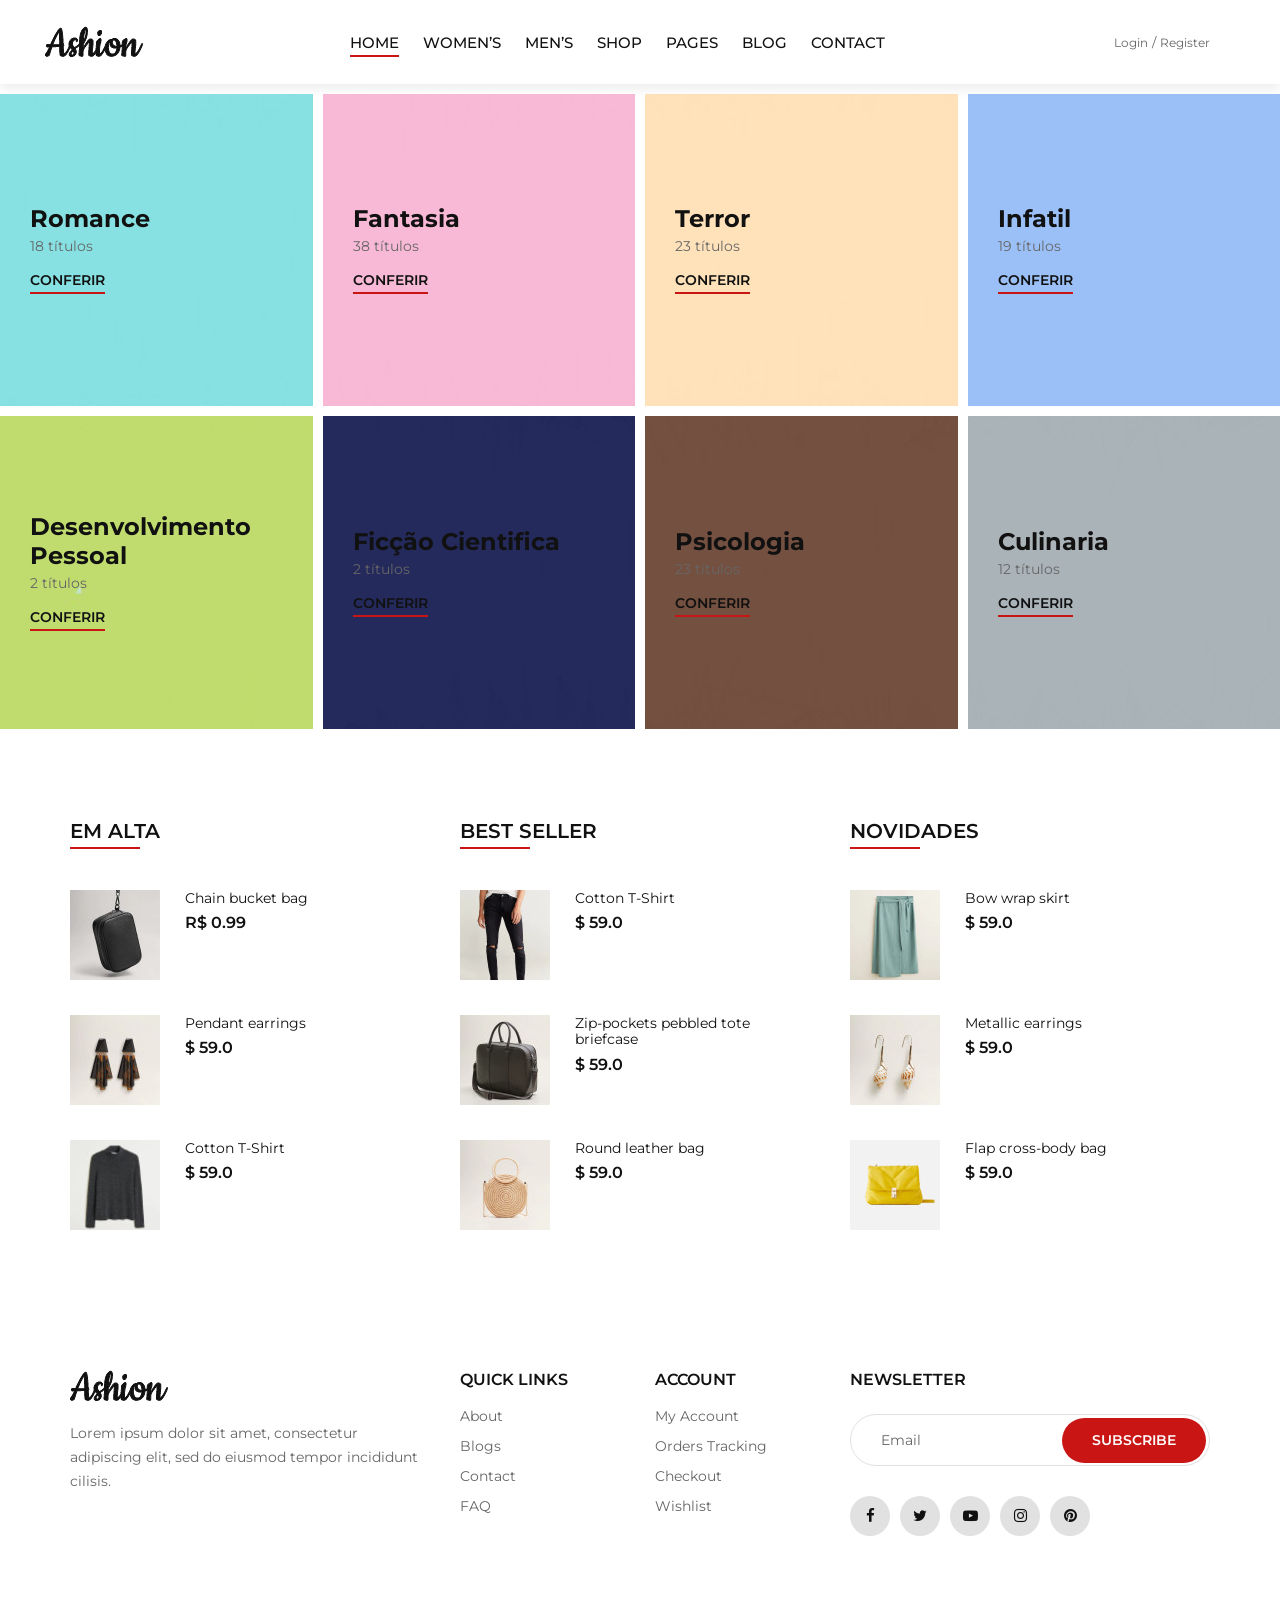
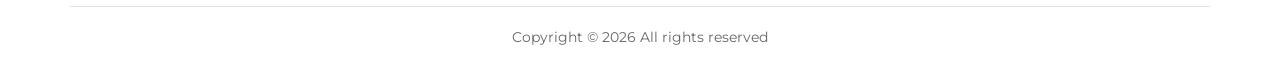
<file: index.html>
<!DOCTYPE html>
<html lang="pt-br">

<head>
    <meta charset="UTF-8">
    <meta name="description" content="Ashion Template">
    <meta name="keywords" content="Ashion, unica, creative, html">
    <meta name="viewport" content="width=device-width, initial-scale=1.0">
    <meta http-equiv="X-UA-Compatible" content="ie=edge">
    <title>Ashion | Template</title>

    <!-- Google Font -->
    <link href="https://fonts.googleapis.com/css2?family=Cookie&display=swap" rel="stylesheet">
    <link href="https://fonts.googleapis.com/css2?family=Montserrat:wght@400;500;600;700;800;900&display=swap"
        rel="stylesheet">

    <!-- Css Styles -->
    <link rel="stylesheet" href="css/bootstrap.min.css" type="text/css">
    <link rel="stylesheet" href="css/font-awesome.min.css" type="text/css">
    <link rel="stylesheet" href="css/elegant-icons.css" type="text/css">
    <link rel="stylesheet" href="css/jquery-ui.min.css" type="text/css">
    <link rel="stylesheet" href="css/magnific-popup.css" type="text/css">
    <link rel="stylesheet" href="css/owl.carousel.min.css" type="text/css">
    <link rel="stylesheet" href="css/slicknav.min.css" type="text/css">
    <link rel="stylesheet" href="css/style.css" type="text/css">
</head>

<body>
    <!-- Page Preloder -->
    <div id="preloder">
        <div class="loader"></div>
    </div>

    <!-- Offcanvas Menu Begin -->
    <div class="offcanvas-menu-overlay"></div>
    <div class="offcanvas-menu-wrapper">
        <div class="offcanvas__close">+</div>
        <ul class="offcanvas__widget">
            <li><span class="icon_search search-switch"></span></li>
            <li><a href="#"><span class="icon_heart_alt"></span>
                    <div class="tip">2</div>
                </a></li>
            <li><a href="#"><span class="icon_bag_alt"></span>
                    <div class="tip">2</div>
                </a></li>
        </ul>
        <div class="offcanvas__logo">
            <a href="./index.html"><img src="img/logo.png" alt=""></a>
        </div>
        <div id="mobile-menu-wrap"></div>
        <div class="offcanvas__auth">
            <a href="#">Login</a>
            <a href="#">Register</a>
        </div>
    </div>
    <!-- Offcanvas Menu End -->

    <!-- Header Section Begin -->
    <header class="header">
        <div class="container-fluid">
            <div class="row">
                <div class="col-xl-3 col-lg-2">
                    <div class="header__logo">
                        <a href="./index.html">
                            <img src="img/logo.png" alt="">
                        </a>
                    </div>
                </div>
                <div class="col-xl-6 col-lg-7">
                    <nav class="header__menu">
                        <ul>
                            <li class="active">
                                <a href="./index.html">
                                    Home
                                </a>
                            </li>
                            <li>
                                <a href="#">
                                    Women’s
                                </a>
                            </li>
                            <li>
                                <a href="#">
                                    Men’s
                                </a>
                            </li>
                            <li>
                                <a href="./shop.html">
                                    Shop
                                </a>
                            </li>
                            <li>
                                <a href="#">
                                    Pages
                                </a>
                                <ul class="dropdown">
                                    <li>
                                        <a href="./product-details.html">
                                            Product Details
                                        </a>
                                    </li>
                                    <li>
                                        <a href="./shop-cart.html">
                                            Shop Cart
                                        </a>
                                    </li>
                                    <li>
                                        <a href="./checkout.html">
                                            Checkout
                                        </a>
                                    </li>
                                    <li>
                                        <a href="./blog-details.html">
                                            Blog Details
                                        </a>
                                    </li>
                                </ul>
                            </li>
                            <li>
                                <a href="./blog.html">
                                    Blog
                                </a>
                            </li>
                            <li>
                                <a href="./contact.html">
                                    Contact
                                </a>
                            </li>
                        </ul>
                    </nav>
                </div>
                <div class="col-lg-3">
                    <div class="header__right">
                        <div class="header__right__auth">
                            <a href="#">Login</a>
                            <a href="#">Register</a>
                        </div>
                    </div>
                </div>
            </div>
            <div class="canvas__open">
                <i class="fa fa-bars"></i>
            </div>
        </div>
    </header>
    <!-- Header Section End -->

    <!-- Categories Section Begin -->
    <section class="categories">
        <div class="container-fluid">
            <div class="row">
                <div class="col-lg-3 col-md-6 col-sm-6 p-0">
                    <div class="categories__item set-bg" data-setbg="img/categories/grid1.jpeg">
                        <div class="categories__text">
                            <h4>Romance</h4>
                            <p>18 títulos</p>
                            <a href="shop.html">Conferir</a>
                        </div>
                    </div>
                </div>
                <div class="col-lg-3 col-md-6 col-sm-6 p-0">
                    <div class="categories__item set-bg" data-setbg="img/categories/grid2.jpeg">
                        <div class="categories__text">
                            <h4>Fantasia</h4>
                            <p>38 títulos</p>
                            <a href="shop.html">Conferir</a>
                        </div>
                    </div>
                </div>
                <div class="col-lg-3 col-md-6 col-sm-6 p-0">
                    <div class="categories__item set-bg" data-setbg="img/categories/grid3.jpeg">
                        <div class="categories__text">
                            <h4>Terror</h4>
                            <p>23 títulos</p>
                            <a href="shop.html">Conferir</a>
                        </div>
                    </div>
                </div>
                <div class="col-lg-3 col-md-6 col-sm-6 p-0">
                    <div class="categories__item set-bg" data-setbg="img/categories/grid4.jpeg">
                        <div class="categories__text">
                            <h4>Infatil</h4>
                            <p>19 títulos</p>
                            <a href="shop.html">Conferir</a>
                        </div>
                    </div>
                </div>
                <div class="col-lg-3 col-md-6 col-sm-6 p-0">
                    <div class="categories__item set-bg" data-setbg="img/categories/grid5.jpeg">
                        <div class="categories__text">
                            <h4>Desenvolvimento Pessoal</h4>
                            <p>2 títulos</p>
                            <a href="shop.html">Conferir</a>
                        </div>
                    </div>
                </div>
                <div class="col-lg-3 col-md-6 col-sm-6 p-0">
                    <div class="categories__item set-bg" data-setbg="img/categories/grid6.jpeg">
                        <div class="categories__text">
                            <h4>Ficção Cientifica</h4>
                            <p>2 títulos</p>
                            <a href="shop.html">Conferir</a>
                        </div>
                    </div>
                </div>
                <div class="col-lg-3 col-md-6 col-sm-6 p-0">
                    <div class="categories__item set-bg" data-setbg="img/categories/grid7.jpeg">
                        <div class="categories__text">
                            <h4>Psicologia</h4>
                            <p>23 títulos</p>
                            <a href="shop.html">Conferir</a>
                        </div>
                    </div>
                </div>
                <div class="col-lg-3 col-md-6 col-sm-6 p-0">
                    <div class="categories__item set-bg" data-setbg="img/categories/grid8.jpeg">
                        <div class="categories__text">
                            <h4>Culinaria</h4>
                            <p>12 títulos</p>
                            <a href="shop.html">Conferir</a>
                        </div>
                    </div>
                </div>
            </div>
        </div>
    </section>
    <!-- Categories Section End -->

    <!-- Trend Section Begin -->
    <section class="trend spad">
        <div class="container">
            <div class="row">
                <div class="col-lg-4 col-md-4 col-sm-6">
                    <div class="trend__content">
                        <div class="section-title">
                            <h4>Em alta</h4>
                        </div>
                        <div class="trend__item">
                            <div class="trend__item__pic">
                                <img src="img/trend/ht-1.jpg" alt="">
                            </div>
                            <div class="trend__item__text">
                                <h6>Chain bucket bag</h6>
                                <div class="product__price">R$ 0.99</div>
                            </div>
                        </div>
                        <div class="trend__item">
                            <div class="trend__item__pic">
                                <img src="img/trend/ht-2.jpg" alt="">
                            </div>
                            <div class="trend__item__text">
                                <h6>Pendant earrings</h6>
                                <div class="product__price">$ 59.0</div>
                            </div>
                        </div>
                        <div class="trend__item">
                            <div class="trend__item__pic">
                                <img src="img/trend/ht-3.jpg" alt="">
                            </div>
                            <div class="trend__item__text">
                                <h6>Cotton T-Shirt</h6>
                                <div class="product__price">$ 59.0</div>
                            </div>
                        </div>
                    </div>
                </div>
                <div class="col-lg-4 col-md-4 col-sm-6">
                    <div class="trend__content">
                        <div class="section-title">
                            <h4>Best seller</h4>
                        </div>
                        <div class="trend__item">
                            <div class="trend__item__pic">
                                <img src="img/trend/bs-1.jpg" alt="">
                            </div>
                            <div class="trend__item__text">
                                <h6>Cotton T-Shirt</h6>
                                <div class="product__price">$ 59.0</div>
                            </div>
                        </div>
                        <div class="trend__item">
                            <div class="trend__item__pic">
                                <img src="img/trend/bs-2.jpg" alt="">
                            </div>
                            <div class="trend__item__text">
                                <h6>Zip-pockets pebbled tote <br />briefcase</h6>
                                <div class="product__price">$ 59.0</div>
                            </div>
                        </div>
                        <div class="trend__item">
                            <div class="trend__item__pic">
                                <img src="img/trend/bs-3.jpg" alt="">
                            </div>
                            <div class="trend__item__text">
                                <h6>Round leather bag</h6>
                                <div class="product__price">$ 59.0</div>
                            </div>
                        </div>
                    </div>
                </div>
                <div class="col-lg-4 col-md-4 col-sm-6">
                    <div class="trend__content">
                        <div class="section-title">
                            <h4>Novidades</h4>
                        </div>
                        <div class="trend__item">
                            <div class="trend__item__pic">
                                <img src="img/trend/f-1.jpg" alt="">
                            </div>
                            <div class="trend__item__text">
                                <h6>Bow wrap skirt</h6>
                                <div class="product__price">$ 59.0</div>
                            </div>
                        </div>
                        <div class="trend__item">
                            <div class="trend__item__pic">
                                <img src="img/trend/f-2.jpg" alt="">
                            </div>
                            <div class="trend__item__text">
                                <h6>Metallic earrings</h6>
                                <div class="product__price">$ 59.0</div>
                            </div>
                        </div>
                        <div class="trend__item">
                            <div class="trend__item__pic">
                                <img src="img/trend/f-3.jpg" alt="">
                            </div>
                            <div class="trend__item__text">
                                <h6>Flap cross-body bag</h6>
                                <div class="product__price">$ 59.0</div>
                            </div>
                        </div>
                    </div>
                </div>
            </div>
        </div>
    </section>
    <!-- Trend Section End -->

    <!-- Footer Section Begin -->
    <footer class="footer">
        <div class="container">
            <div class="row">
                <div class="col-lg-4 col-md-6 col-sm-7">
                    <div class="footer__about">
                        <div class="footer__logo">
                            <a href="./index.html"><img src="img/logo.png" alt=""></a>
                        </div>
                        <p>Lorem ipsum dolor sit amet, consectetur adipiscing elit, sed do eiusmod tempor incididunt
                            cilisis.</p>
                    </div>
                </div>
                <div class="col-lg-2 col-md-3 col-sm-5">
                    <div class="footer__widget">
                        <h6>Quick links</h6>
                        <ul>
                            <li><a href="#">About</a></li>
                            <li><a href="#">Blogs</a></li>
                            <li><a href="#">Contact</a></li>
                            <li><a href="#">FAQ</a></li>
                        </ul>
                    </div>
                </div>
                <div class="col-lg-2 col-md-3 col-sm-4">
                    <div class="footer__widget">
                        <h6>Account</h6>
                        <ul>
                            <li><a href="#">My Account</a></li>
                            <li><a href="#">Orders Tracking</a></li>
                            <li><a href="#">Checkout</a></li>
                            <li><a href="#">Wishlist</a></li>
                        </ul>
                    </div>
                </div>
                <div class="col-lg-4 col-md-8 col-sm-8">
                    <div class="footer__newslatter">
                        <h6>NEWSLETTER</h6>
                        <form action="#">
                            <input type="text" placeholder="Email">
                            <button type="submit" class="site-btn">Subscribe</button>
                        </form>
                        <div class="footer__social">
                            <a href="#"><i class="fa fa-facebook"></i></a>
                            <a href="#"><i class="fa fa-twitter"></i></a>
                            <a href="#"><i class="fa fa-youtube-play"></i></a>
                            <a href="#"><i class="fa fa-instagram"></i></a>
                            <a href="#"><i class="fa fa-pinterest"></i></a>
                        </div>
                    </div>
                </div>
            </div>
            <div class="row">
                <div class="col-lg-12">
                    <!-- Link back to Colorlib can't be removed. Template is licensed under CC BY 3.0. -->
                    <div class="footer__copyright__text">
                        <p>Copyright &copy;
                            <script>document.write(new Date().getFullYear());</script> All rights reserved
                        </p>
                    </div>
                    <!-- Link back to Colorlib can't be removed. Template is licensed under CC BY 3.0. -->
                </div>
            </div>
        </div>
    </footer>
    <!-- Footer Section End -->

    <!-- Search Begin -->
    <div class="search-model">
        <div class="h-100 d-flex align-items-center justify-content-center">
            <div class="search-close-switch">+</div>
            <form class="search-model-form">
                <input type="text" id="search-input" placeholder="Search here.....">
            </form>
        </div>
    </div>
    <!-- Search End -->

    <!-- Js Plugins -->
    <script src="js/jquery-3.3.1.min.js"></script>
    <script src="js/bootstrap.min.js"></script>
    <script src="js/jquery.magnific-popup.min.js"></script>
    <script src="js/jquery-ui.min.js"></script>
    <script src="js/mixitup.min.js"></script>
    <script src="js/jquery.countdown.min.js"></script>
    <script src="js/jquery.slicknav.js"></script>
    <script src="js/owl.carousel.min.js"></script>
    <script src="js/jquery.nicescroll.min.js"></script>
    <script src="js/main.js"></script>
</body>

</html>
</file>
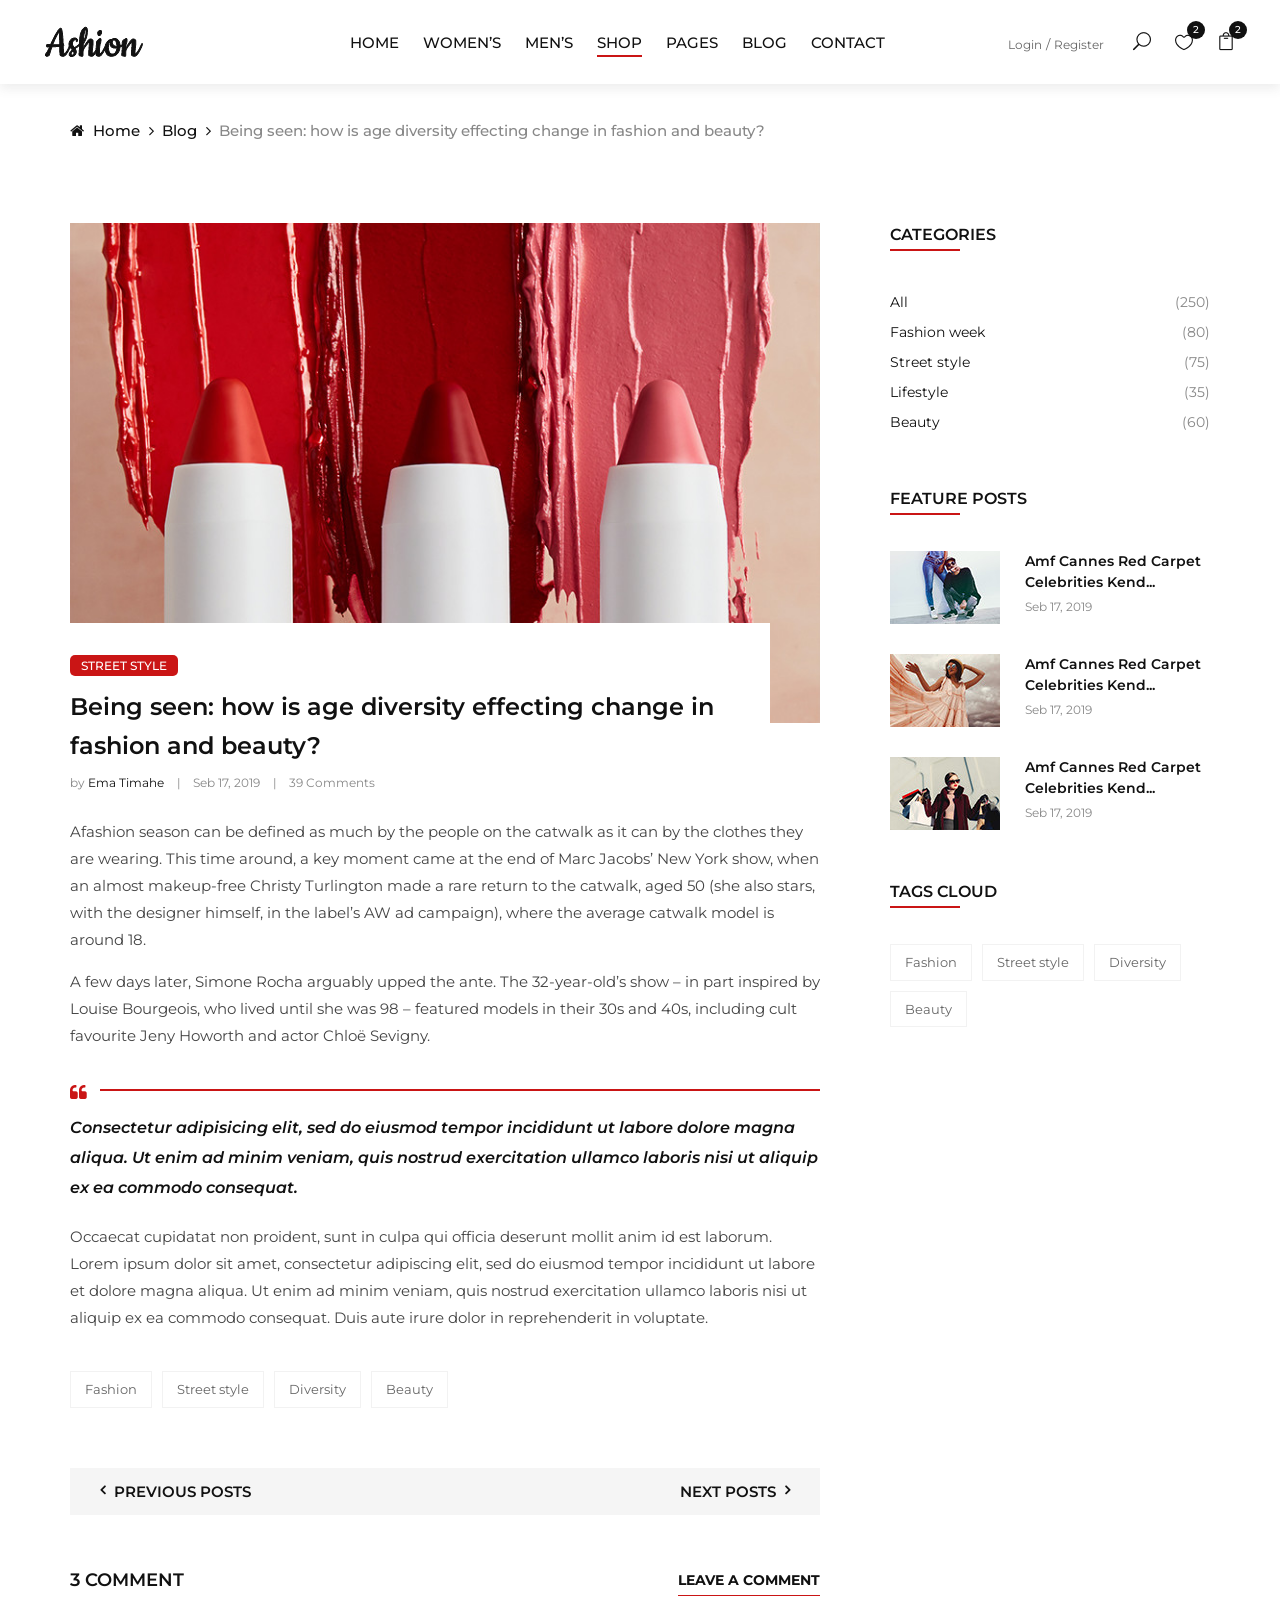
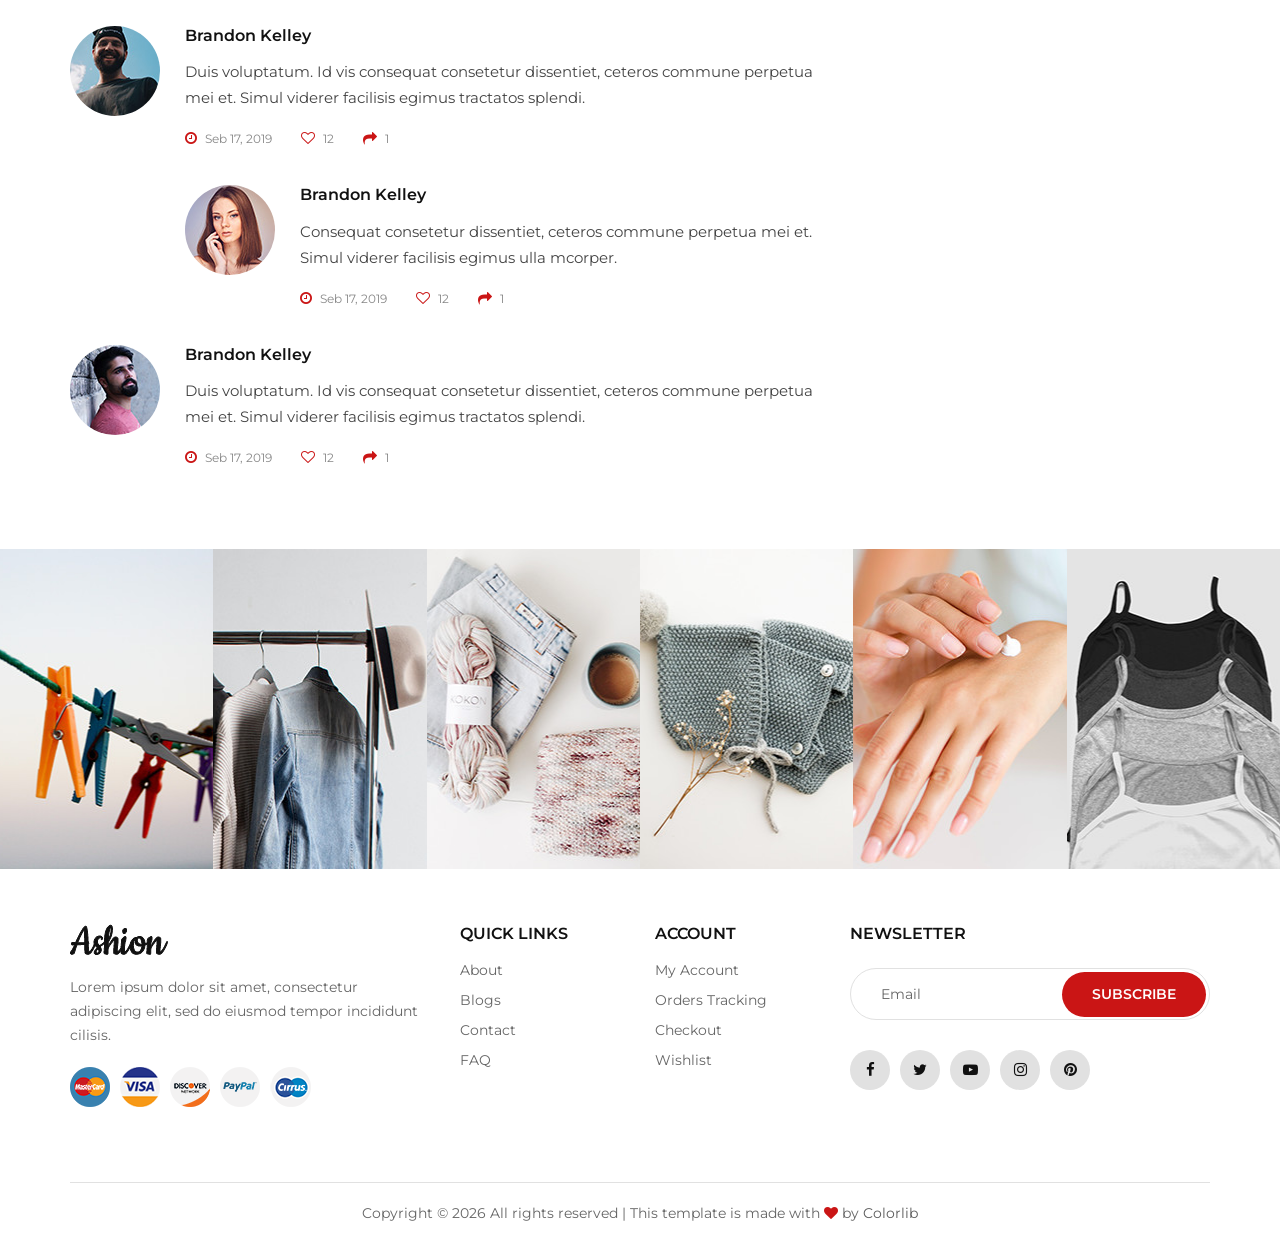
<file: blog-details.html>
<!DOCTYPE html>
<html lang="zxx">

<head>
    <meta charset="UTF-8">
    <meta name="description" content="Ashion Template">
    <meta name="keywords" content="Ashion, unica, creative, html">
    <meta name="viewport" content="width=device-width, initial-scale=1.0">
    <meta http-equiv="X-UA-Compatible" content="ie=edge">
    <title>Ashion | Template</title>

    <!-- Google Font -->
    <link href="https://fonts.googleapis.com/css2?family=Cookie&display=swap" rel="stylesheet">
    <link href="https://fonts.googleapis.com/css2?family=Montserrat:wght@400;500;600;700;800;900&display=swap"
    rel="stylesheet">

    <!-- Css Styles -->
    <link rel="stylesheet" href="css/bootstrap.min.css" type="text/css">
    <link rel="stylesheet" href="css/font-awesome.min.css" type="text/css">
    <link rel="stylesheet" href="css/elegant-icons.css" type="text/css">
    <link rel="stylesheet" href="css/jquery-ui.min.css" type="text/css">
    <link rel="stylesheet" href="css/magnific-popup.css" type="text/css">
    <link rel="stylesheet" href="css/owl.carousel.min.css" type="text/css">
    <link rel="stylesheet" href="css/slicknav.min.css" type="text/css">
    <link rel="stylesheet" href="css/style.css" type="text/css">
</head>

<body>
    <!-- Page Preloder -->
    <div id="preloder">
        <div class="loader"></div>
    </div>

    <!-- Offcanvas Menu Begin -->
    <div class="offcanvas-menu-overlay"></div>
    <div class="offcanvas-menu-wrapper">
        <div class="offcanvas__close">+</div>
        <ul class="offcanvas__widget">
            <li><span class="icon_search search-switch"></span></li>
            <li><a href="#"><span class="icon_heart_alt"></span>
                <div class="tip">2</div>
            </a></li>
            <li><a href="#"><span class="icon_bag_alt"></span>
                <div class="tip">2</div>
            </a></li>
        </ul>
        <div class="offcanvas__logo">
            <a href="./index.html"><img src="img/logo.png" alt=""></a>
        </div>
        <div id="mobile-menu-wrap"></div>
        <div class="offcanvas__auth">
            <a href="#">Login</a>
            <a href="#">Register</a>
        </div>
    </div>
    <!-- Offcanvas Menu End -->

    <!-- Header Section Begin -->
    <header class="header">
        <div class="container-fluid">
            <div class="row">
                <div class="col-xl-3 col-lg-2">
                    <div class="header__logo">
                        <a href="./index.html"><img src="img/logo.png" alt=""></a>
                    </div>
                </div>
                <div class="col-xl-6 col-lg-7">
                    <nav class="header__menu">
                        <ul>
                            <li><a href="./index.html">Home</a></li>
                            <li><a href="#">Women’s</a></li>
                            <li><a href="#">Men’s</a></li>
                            <li class="active"><a href="./shop.html">Shop</a></li>
                            <li><a href="#">Pages</a>
                                <ul class="dropdown">
                                    <li><a href="./product-details.html">Product Details</a></li>
                                    <li><a href="./shop-cart.html">Shop Cart</a></li>
                                    <li><a href="./checkout.html">Checkout</a></li>
                                    <li><a href="./blog-details.html">Blog Details</a></li>
                                </ul>
                            </li>
                            <li><a href="./blog.html">Blog</a></li>
                            <li><a href="./contact.html">Contact</a></li>
                        </ul>
                    </nav>
                </div>
                <div class="col-lg-3">
                    <div class="header__right">
                        <div class="header__right__auth">
                            <a href="#">Login</a>
                            <a href="#">Register</a>
                        </div>
                        <ul class="header__right__widget">
                            <li><span class="icon_search search-switch"></span></li>
                            <li><a href="#"><span class="icon_heart_alt"></span>
                                <div class="tip">2</div>
                            </a></li>
                            <li><a href="#"><span class="icon_bag_alt"></span>
                                <div class="tip">2</div>
                            </a></li>
                        </ul>
                    </div>
                </div>
            </div>
            <div class="canvas__open">
                <i class="fa fa-bars"></i>
            </div>
        </div>
    </header>
    <!-- Header Section End -->

    <!-- Breadcrumb Begin -->
    <div class="breadcrumb-option">
        <div class="container">
            <div class="row">
                <div class="col-lg-12">
                    <div class="breadcrumb__links">
                        <a href="./index.html"><i class="fa fa-home"></i> Home</a>
                        <a href="./blog.html">Blog</a>
                        <span>Being seen: how is age diversity effecting change in fashion and beauty?</span>
                    </div>
                </div>
            </div>
        </div>
    </div>
    <!-- Breadcrumb End -->

    <!-- Blog Details Section Begin -->
    <section class="blog-details spad">
        <div class="container">
            <div class="row">
                <div class="col-lg-8 col-md-8">
                    <div class="blog__details__content">
                        <div class="blog__details__item">
                            <img src="img/blog/details/blog-details.jpg" alt="">
                            <div class="blog__details__item__title">
                                <span class="tip">Street style</span>
                                <h4>Being seen: how is age diversity effecting change in fashion and beauty?</h4>
                                <ul>
                                    <li>by <span>Ema Timahe</span></li>
                                    <li>Seb 17, 2019</li>
                                    <li>39 Comments</li>
                                </ul>
                            </div>
                        </div>
                        <div class="blog__details__desc">
                            <p>Afashion season can be defined as much by the people on the catwalk as it can by the
                                clothes they are wearing. This time around, a key moment came at the end of Marc Jacobs’
                                New York show, when an almost makeup-free Christy Turlington made a rare return to the
                                catwalk, aged 50 (she also stars, with the designer himself, in the label’s AW ad
                            campaign), where the average catwalk model is around 18.</p>
                            <p>A few days later, Simone Rocha arguably upped the ante. The 32-year-old’s show – in part
                                inspired by Louise Bourgeois, who lived until she was 98 – featured models in their 30s
                            and 40s, including cult favourite Jeny Howorth and actor Chloë Sevigny.</p>
                        </div>
                        <div class="blog__details__quote">
                            <div class="icon"><i class="fa fa-quote-left"></i></div>
                            <p>Consectetur adipisicing elit, sed do eiusmod tempor incididunt ut labore dolore magna
                                aliqua. Ut enim ad minim veniam, quis nostrud exercitation ullamco laboris nisi ut
                            aliquip ex ea commodo consequat.</p>
                        </div>
                        <div class="blog__details__desc">
                            <p>Occaecat cupidatat non proident, sunt in culpa qui officia deserunt mollit anim id est
                                laborum. Lorem ipsum dolor sit amet, consectetur adipiscing elit, sed do eiusmod tempor
                                incididunt ut labore et dolore magna aliqua. Ut enim ad minim veniam, quis nostrud
                                exercitation ullamco laboris nisi ut aliquip ex ea commodo consequat. Duis aute irure
                            dolor in reprehenderit in voluptate.</p>
                        </div>
                        <div class="blog__details__tags">
                            <a href="#">Fashion</a>
                            <a href="#">Street style</a>
                            <a href="#">Diversity</a>
                            <a href="#">Beauty</a>
                        </div>
                        <div class="blog__details__btns">
                            <div class="row">
                                <div class="col-lg-6 col-md-6 col-sm-6">
                                    <div class="blog__details__btn__item">
                                        <h6><a href="#"><i class="fa fa-angle-left"></i> Previous posts</a></h6>
                                    </div>
                                </div>
                                <div class="col-lg-6 col-md-6 col-sm-6">
                                    <div class="blog__details__btn__item blog__details__btn__item--next">
                                        <h6><a href="#">Next posts <i class="fa fa-angle-right"></i></a></h6>
                                    </div>
                                </div>
                            </div>
                        </div>
                        <div class="blog__details__comment">
                            <h5>3 Comment</h5>
                            <a href="#" class="leave-btn">Leave a comment</a>
                            <div class="blog__comment__item">
                                <div class="blog__comment__item__pic">
                                    <img src="img/blog/details/comment-1.jpg" alt="">
                                </div>
                                <div class="blog__comment__item__text">
                                    <h6>Brandon Kelley</h6>
                                    <p>Duis voluptatum. Id vis consequat consetetur dissentiet, ceteros commune perpetua
                                    mei et. Simul viderer facilisis egimus tractatos splendi.</p>
                                    <ul>
                                        <li><i class="fa fa-clock-o"></i> Seb 17, 2019</li>
                                        <li><i class="fa fa-heart-o"></i> 12</li>
                                        <li><i class="fa fa-share"></i> 1</li>
                                    </ul>
                                </div>
                            </div>
                            <div class="blog__comment__item blog__comment__item--reply">
                                <div class="blog__comment__item__pic">
                                    <img src="img/blog/details/comment-2.jpg" alt="">
                                </div>
                                <div class="blog__comment__item__text">
                                    <h6>Brandon Kelley</h6>
                                    <p>Consequat consetetur dissentiet, ceteros commune perpetua mei et. Simul viderer
                                    facilisis egimus ulla mcorper.</p>
                                    <ul>
                                        <li><i class="fa fa-clock-o"></i> Seb 17, 2019</li>
                                        <li><i class="fa fa-heart-o"></i> 12</li>
                                        <li><i class="fa fa-share"></i> 1</li>
                                    </ul>
                                </div>
                            </div>
                            <div class="blog__comment__item">
                                <div class="blog__comment__item__pic">
                                    <img src="img/blog/details/comment-3.jpg" alt="">
                                </div>
                                <div class="blog__comment__item__text">
                                    <h6>Brandon Kelley</h6>
                                    <p>Duis voluptatum. Id vis consequat consetetur dissentiet, ceteros commune perpetua
                                    mei et. Simul viderer facilisis egimus tractatos splendi.</p>
                                    <ul>
                                        <li><i class="fa fa-clock-o"></i> Seb 17, 2019</li>
                                        <li><i class="fa fa-heart-o"></i> 12</li>
                                        <li><i class="fa fa-share"></i> 1</li>
                                    </ul>
                                </div>
                            </div>
                        </div>
                    </div>
                </div>
                <div class="col-lg-4 col-md-4">
                    <div class="blog__sidebar">
                        <div class="blog__sidebar__item">
                            <div class="section-title">
                                <h4>Categories</h4>
                            </div>
                            <ul>
                                <li><a href="#">All <span>(250)</span></a></li>
                                <li><a href="#">Fashion week <span>(80)</span></a></li>
                                <li><a href="#">Street style <span>(75)</span></a></li>
                                <li><a href="#">Lifestyle <span>(35)</span></a></li>
                                <li><a href="#">Beauty <span>(60)</span></a></li>
                            </ul>
                        </div>
                        <div class="blog__sidebar__item">
                            <div class="section-title">
                                <h4>Feature posts</h4>
                            </div>
                            <a href="#" class="blog__feature__item">
                                <div class="blog__feature__item__pic">
                                    <img src="img/blog/sidebar/fp-1.jpg" alt="">
                                </div>
                                <div class="blog__feature__item__text">
                                    <h6>Amf Cannes Red Carpet Celebrities Kend...</h6>
                                    <span>Seb 17, 2019</span>
                                </div>
                            </a>
                            <a href="#" class="blog__feature__item">
                                <div class="blog__feature__item__pic">
                                    <img src="img/blog/sidebar/fp-2.jpg" alt="">
                                </div>
                                <div class="blog__feature__item__text">
                                    <h6>Amf Cannes Red Carpet Celebrities Kend...</h6>
                                    <span>Seb 17, 2019</span>
                                </div>
                            </a>
                            <a href="#" class="blog__feature__item">
                                <div class="blog__feature__item__pic">
                                    <img src="img/blog/sidebar/fp-3.jpg" alt="">
                                </div>
                                <div class="blog__feature__item__text">
                                    <h6>Amf Cannes Red Carpet Celebrities Kend...</h6>
                                    <span>Seb 17, 2019</span>
                                </div>
                            </a>
                        </div>
                        <div class="blog__sidebar__item">
                            <div class="section-title">
                                <h4>Tags cloud</h4>
                            </div>
                            <div class="blog__sidebar__tags">
                                <a href="#">Fashion</a>
                                <a href="#">Street style</a>
                                <a href="#">Diversity</a>
                                <a href="#">Beauty</a>
                            </div>
                        </div>
                    </div>
                </div>
            </div>
        </div>
    </section>
    <!-- Blog Details Section End -->

    <!-- Instagram Begin -->
    <div class="instagram">
        <div class="container-fluid">
            <div class="row">
                <div class="col-lg-2 col-md-4 col-sm-4 col-md-6 col-sm-6 p-0">
                    <div class="instagram__item set-bg" data-setbg="img/instagram/insta-1.jpg">
                        <div class="instagram__text">
                            <i class="fa fa-instagram"></i>
                            <a href="#">@ ashion_shop</a>
                        </div>
                    </div>
                </div>
                <div class="col-lg-2 col-md-4 col-sm-4 col-md-6 col-sm-6 p-0">
                    <div class="instagram__item set-bg" data-setbg="img/instagram/insta-2.jpg">
                        <div class="instagram__text">
                            <i class="fa fa-instagram"></i>
                            <a href="#">@ ashion_shop</a>
                        </div>
                    </div>
                </div>
                <div class="col-lg-2 col-md-4 col-sm-4 col-md-6 col-sm-6 p-0">
                    <div class="instagram__item set-bg" data-setbg="img/instagram/insta-3.jpg">
                        <div class="instagram__text">
                            <i class="fa fa-instagram"></i>
                            <a href="#">@ ashion_shop</a>
                        </div>
                    </div>
                </div>
                <div class="col-lg-2 col-md-4 col-sm-4 col-md-6 col-sm-6 p-0">
                    <div class="instagram__item set-bg" data-setbg="img/instagram/insta-4.jpg">
                        <div class="instagram__text">
                            <i class="fa fa-instagram"></i>
                            <a href="#">@ ashion_shop</a>
                        </div>
                    </div>
                </div>
                <div class="col-lg-2 col-md-4 col-sm-4 col-md-6 col-sm-6 p-0">
                    <div class="instagram__item set-bg" data-setbg="img/instagram/insta-5.jpg">
                        <div class="instagram__text">
                            <i class="fa fa-instagram"></i>
                            <a href="#">@ ashion_shop</a>
                        </div>
                    </div>
                </div>
                <div class="col-lg-2 col-md-4 col-sm-4 col-md-6 col-sm-6 p-0">
                    <div class="instagram__item set-bg" data-setbg="img/instagram/insta-6.jpg">
                        <div class="instagram__text">
                            <i class="fa fa-instagram"></i>
                            <a href="#">@ ashion_shop</a>
                        </div>
                    </div>
                </div>
            </div>
        </div>
    </div>
    <!-- Instagram End -->

    <!-- Footer Section Begin -->
    <footer class="footer">
        <div class="container">
            <div class="row">
                <div class="col-lg-4 col-md-6 col-sm-7">
                    <div class="footer__about">
                        <div class="footer__logo">
                            <a href="./index.html"><img src="img/logo.png" alt=""></a>
                        </div>
                        <p>Lorem ipsum dolor sit amet, consectetur adipiscing elit, sed do eiusmod tempor incididunt
                        cilisis.</p>
                        <div class="footer__payment">
                            <a href="#"><img src="img/payment/payment-1.png" alt=""></a>
                            <a href="#"><img src="img/payment/payment-2.png" alt=""></a>
                            <a href="#"><img src="img/payment/payment-3.png" alt=""></a>
                            <a href="#"><img src="img/payment/payment-4.png" alt=""></a>
                            <a href="#"><img src="img/payment/payment-5.png" alt=""></a>
                        </div>
                    </div>
                </div>
                <div class="col-lg-2 col-md-3 col-sm-5">
                    <div class="footer__widget">
                        <h6>Quick links</h6>
                        <ul>
                            <li><a href="#">About</a></li>
                            <li><a href="#">Blogs</a></li>
                            <li><a href="#">Contact</a></li>
                            <li><a href="#">FAQ</a></li>
                        </ul>
                    </div>
                </div>
                <div class="col-lg-2 col-md-3 col-sm-4">
                    <div class="footer__widget">
                        <h6>Account</h6>
                        <ul>
                            <li><a href="#">My Account</a></li>
                            <li><a href="#">Orders Tracking</a></li>
                            <li><a href="#">Checkout</a></li>
                            <li><a href="#">Wishlist</a></li>
                        </ul>
                    </div>
                </div>
                <div class="col-lg-4 col-md-8 col-sm-8">
                    <div class="footer__newslatter">
                        <h6>NEWSLETTER</h6>
                        <form action="#">
                            <input type="text" placeholder="Email">
                            <button type="submit" class="site-btn">Subscribe</button>
                        </form>
                        <div class="footer__social">
                            <a href="#"><i class="fa fa-facebook"></i></a>
                            <a href="#"><i class="fa fa-twitter"></i></a>
                            <a href="#"><i class="fa fa-youtube-play"></i></a>
                            <a href="#"><i class="fa fa-instagram"></i></a>
                            <a href="#"><i class="fa fa-pinterest"></i></a>
                        </div>
                    </div>
                </div>
            </div>
            <div class="row">
                <div class="col-lg-12">
                    <!-- Link back to Colorlib can't be removed. Template is licensed under CC BY 3.0. -->
                    <div class="footer__copyright__text">
                        <p>Copyright &copy; <script>document.write(new Date().getFullYear());</script> All rights reserved | This template is made with <i class="fa fa-heart" aria-hidden="true"></i> by <a href="https://colorlib.com" target="_blank">Colorlib</a></p>
                    </div>
                    <!-- Link back to Colorlib can't be removed. Template is licensed under CC BY 3.0. -->
                </div>
            </div>
        </div>
    </footer>
    <!-- Footer Section End -->

    <!-- Search Begin -->
    <div class="search-model">
        <div class="h-100 d-flex align-items-center justify-content-center">
            <div class="search-close-switch">+</div>
            <form class="search-model-form">
                <input type="text" id="search-input" placeholder="Search here.....">
            </form>
        </div>
    </div>
    <!-- Search End -->

    <!-- Js Plugins -->
    <script src="js/jquery-3.3.1.min.js"></script>
    <script src="js/bootstrap.min.js"></script>
    <script src="js/jquery.magnific-popup.min.js"></script>
    <script src="js/jquery-ui.min.js"></script>
    <script src="js/mixitup.min.js"></script>
    <script src="js/jquery.countdown.min.js"></script>
    <script src="js/jquery.slicknav.js"></script>
    <script src="js/owl.carousel.min.js"></script>
    <script src="js/jquery.nicescroll.min.js"></script>
    <script src="js/main.js"></script>
</body>

</html>
</file>
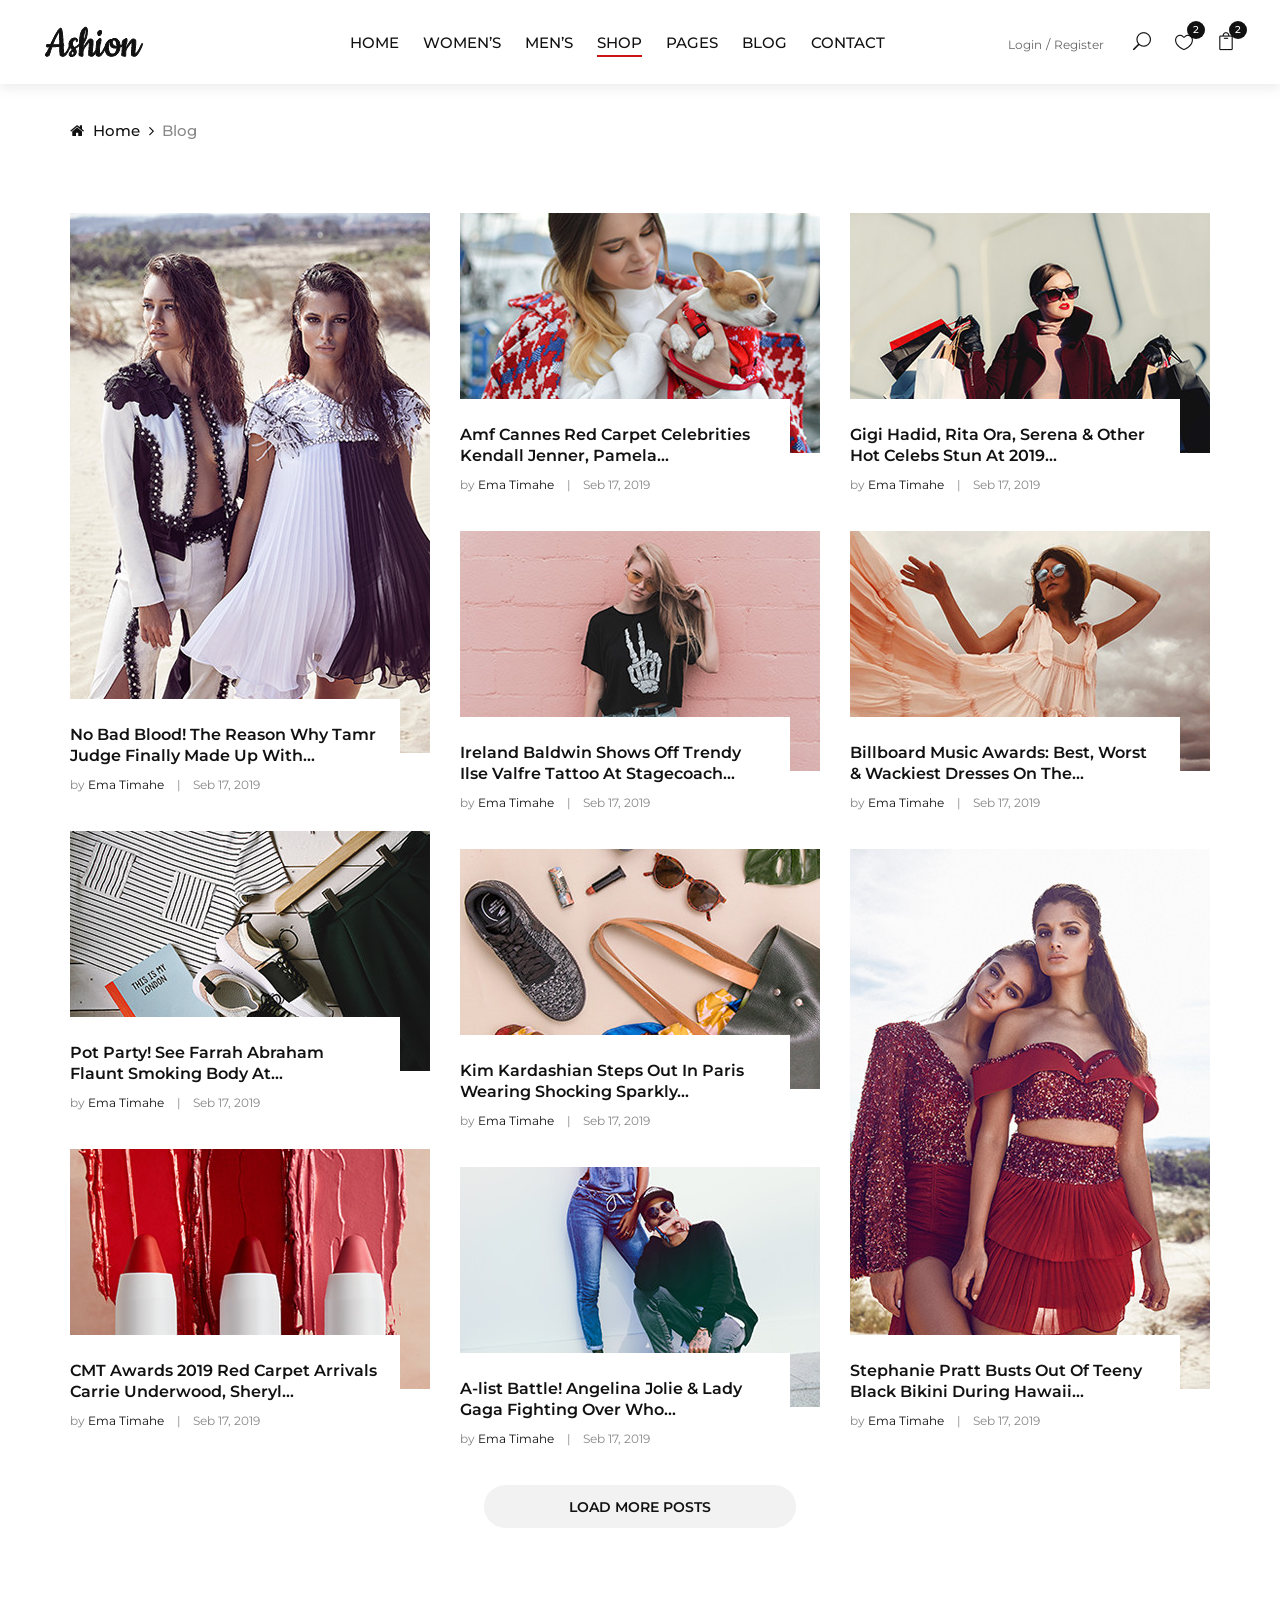
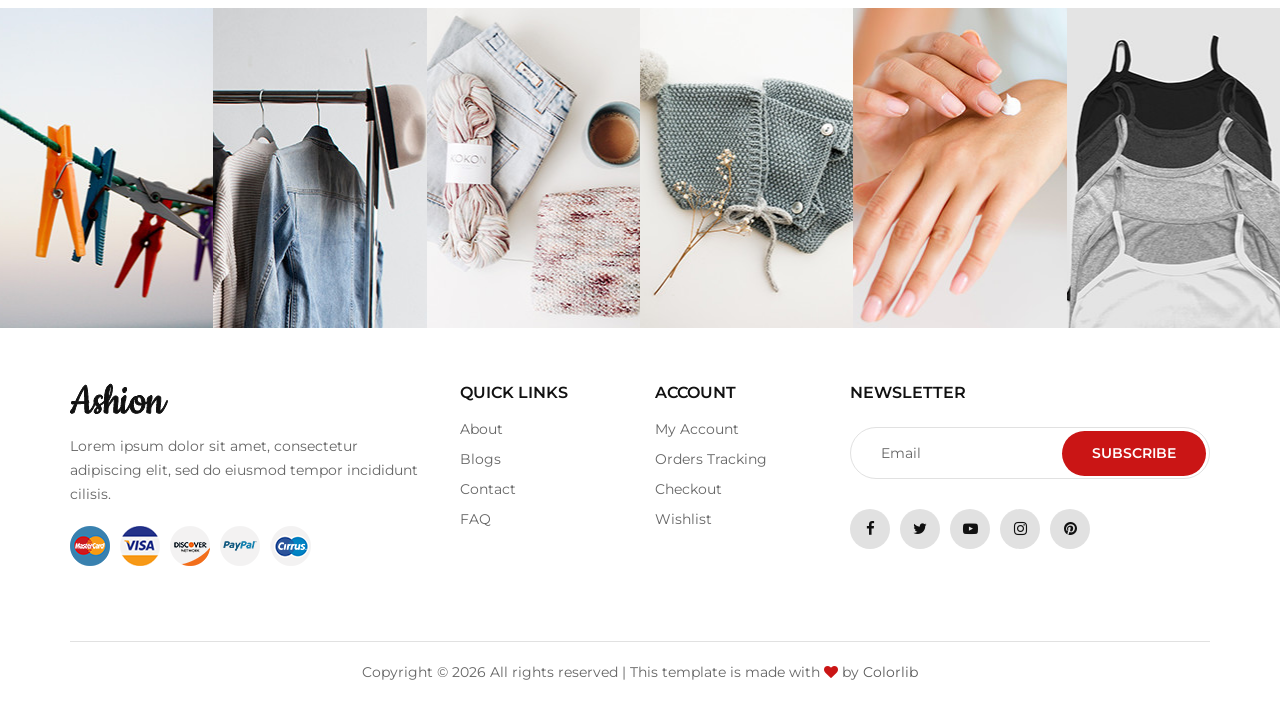
<file: blog.html>
<!DOCTYPE html>
<html lang="zxx">

<head>
    <meta charset="UTF-8">
    <meta name="description" content="Ashion Template">
    <meta name="keywords" content="Ashion, unica, creative, html">
    <meta name="viewport" content="width=device-width, initial-scale=1.0">
    <meta http-equiv="X-UA-Compatible" content="ie=edge">
    <title>Ashion | Template</title>

    <!-- Google Font -->
    <link href="https://fonts.googleapis.com/css2?family=Cookie&display=swap" rel="stylesheet">
    <link href="https://fonts.googleapis.com/css2?family=Montserrat:wght@400;500;600;700;800;900&display=swap"
    rel="stylesheet">

    <!-- Css Styles -->
    <link rel="stylesheet" href="css/bootstrap.min.css" type="text/css">
    <link rel="stylesheet" href="css/font-awesome.min.css" type="text/css">
    <link rel="stylesheet" href="css/elegant-icons.css" type="text/css">
    <link rel="stylesheet" href="css/jquery-ui.min.css" type="text/css">
    <link rel="stylesheet" href="css/magnific-popup.css" type="text/css">
    <link rel="stylesheet" href="css/owl.carousel.min.css" type="text/css">
    <link rel="stylesheet" href="css/slicknav.min.css" type="text/css">
    <link rel="stylesheet" href="css/style.css" type="text/css">
</head>

<body>
    <!-- Page Preloder -->
    <div id="preloder">
        <div class="loader"></div>
    </div>

    <!-- Offcanvas Menu Begin -->
    <div class="offcanvas-menu-overlay"></div>
    <div class="offcanvas-menu-wrapper">
        <div class="offcanvas__close">+</div>
        <ul class="offcanvas__widget">
            <li><span class="icon_search search-switch"></span></li>
            <li><a href="#"><span class="icon_heart_alt"></span>
                <div class="tip">2</div>
            </a></li>
            <li><a href="#"><span class="icon_bag_alt"></span>
                <div class="tip">2</div>
            </a></li>
        </ul>
        <div class="offcanvas__logo">
            <a href="./index.html"><img src="img/logo.png" alt=""></a>
        </div>
        <div id="mobile-menu-wrap"></div>
        <div class="offcanvas__auth">
            <a href="#">Login</a>
            <a href="#">Register</a>
        </div>
    </div>
    <!-- Offcanvas Menu End -->

    <!-- Header Section Begin -->
    <header class="header">
        <div class="container-fluid">
            <div class="row">
                <div class="col-xl-3 col-lg-2">
                    <div class="header__logo">
                        <a href="./index.html"><img src="img/logo.png" alt=""></a>
                    </div>
                </div>
                <div class="col-xl-6 col-lg-7">
                    <nav class="header__menu">
                        <ul>
                            <li><a href="./index.html">Home</a></li>
                            <li><a href="#">Women’s</a></li>
                            <li><a href="#">Men’s</a></li>
                            <li class="active"><a href="./shop.html">Shop</a></li>
                            <li><a href="#">Pages</a>
                                <ul class="dropdown">
                                    <li><a href="./product-details.html">Product Details</a></li>
                                    <li><a href="./shop-cart.html">Shop Cart</a></li>
                                    <li><a href="./checkout.html">Checkout</a></li>
                                    <li><a href="./blog-details.html">Blog Details</a></li>
                                </ul>
                            </li>
                            <li><a href="./blog.html">Blog</a></li>
                            <li><a href="./contact.html">Contact</a></li>
                        </ul>
                    </nav>
                </div>
                <div class="col-lg-3">
                    <div class="header__right">
                        <div class="header__right__auth">
                            <a href="#">Login</a>
                            <a href="#">Register</a>
                        </div>
                        <ul class="header__right__widget">
                            <li><span class="icon_search search-switch"></span></li>
                            <li><a href="#"><span class="icon_heart_alt"></span>
                                <div class="tip">2</div>
                            </a></li>
                            <li><a href="#"><span class="icon_bag_alt"></span>
                                <div class="tip">2</div>
                            </a></li>
                        </ul>
                    </div>
                </div>
            </div>
            <div class="canvas__open">
                <i class="fa fa-bars"></i>
            </div>
        </div>
    </header>
    <!-- Header Section End -->

    <!-- Breadcrumb Begin -->
    <div class="breadcrumb-option">
        <div class="container">
            <div class="row">
                <div class="col-lg-12">
                    <div class="breadcrumb__links">
                        <a href="./index.html"><i class="fa fa-home"></i> Home</a>
                        <span>Blog</span>
                    </div>
                </div>
            </div>
        </div>
    </div>
    <!-- Breadcrumb End -->

    <!-- Blog Section Begin -->
    <section class="blog spad">
        <div class="container">
            <div class="row">
                <div class="col-lg-4 col-md-4 col-sm-6">
                    <div class="blog__item">
                        <div class="blog__item__pic large__item set-bg" data-setbg="img/blog/blog-1.jpg"></div>
                        <div class="blog__item__text">
                            <h6><a href="#">No Bad Blood! The Reason Why Tamr Judge Finally Made Up With...</a></h6>
                            <ul>
                                <li>by <span>Ema Timahe</span></li>
                                <li>Seb 17, 2019</li>
                            </ul>
                        </div>
                    </div>
                    <div class="blog__item">
                        <div class="blog__item__pic set-bg" data-setbg="img/blog/blog-7.jpg"></div>
                        <div class="blog__item__text">
                            <h6><a href="#">Pot Party! See Farrah Abraham Flaunt Smoking Body At...</a></h6>
                            <ul>
                                <li>by <span>Ema Timahe</span></li>
                                <li>Seb 17, 2019</li>
                            </ul>
                        </div>
                    </div>
                    <div class="blog__item">
                        <div class="blog__item__pic set-bg" data-setbg="img/blog/blog-9.jpg"></div>
                        <div class="blog__item__text">
                            <h6><a href="#">CMT Awards 2019 Red Carpet Arrivals Carrie Underwood, Sheryl...</a></h6>
                            <ul>
                                <li>by <span>Ema Timahe</span></li>
                                <li>Seb 17, 2019</li>
                            </ul>
                        </div>
                    </div>
                </div>
                <div class="col-lg-4 col-md-4 col-sm-6">
                    <div class="blog__item">
                        <div class="blog__item__pic set-bg" data-setbg="img/blog/blog-2.jpg"></div>
                        <div class="blog__item__text">
                            <h6><a href="#">Amf Cannes Red Carpet Celebrities Kendall Jenner, Pamela...</a></h6>
                            <ul>
                                <li>by <span>Ema Timahe</span></li>
                                <li>Seb 17, 2019</li>
                            </ul>
                        </div>
                    </div>
                    <div class="blog__item">
                        <div class="blog__item__pic set-bg" data-setbg="img/blog/blog-4.jpg"></div>
                        <div class="blog__item__text">
                            <h6><a href="#">Ireland Baldwin Shows Off Trendy Ilse Valfre Tattoo At Stagecoach...</a>
                            </h6>
                            <ul>
                                <li>by <span>Ema Timahe</span></li>
                                <li>Seb 17, 2019</li>
                            </ul>
                        </div>
                    </div>
                    <div class="blog__item">
                        <div class="blog__item__pic set-bg" data-setbg="img/blog/blog-8.jpg"></div>
                        <div class="blog__item__text">
                            <h6><a href="#">Kim Kardashian Steps Out In Paris Wearing Shocking Sparkly...</a></h6>
                            <ul>
                                <li>by <span>Ema Timahe</span></li>
                                <li>Seb 17, 2019</li>
                            </ul>
                        </div>
                    </div>
                    <div class="blog__item">
                        <div class="blog__item__pic set-bg" data-setbg="img/blog/blog-10.jpg"></div>
                        <div class="blog__item__text">
                            <h6><a href="#">A-list Battle! Angelina Jolie & Lady Gaga Fighting Over Who...</a></h6>
                            <ul>
                                <li>by <span>Ema Timahe</span></li>
                                <li>Seb 17, 2019</li>
                            </ul>
                        </div>
                    </div>
                </div>
                <div class="col-lg-4 col-md-4 col-sm-6">
                    <div class="blog__item">
                        <div class="blog__item__pic set-bg" data-setbg="img/blog/blog-3.jpg"></div>
                        <div class="blog__item__text">
                            <h6><a href="#">Gigi Hadid, Rita Ora, Serena & Other Hot Celebs Stun At 2019...</a></h6>
                            <ul>
                                <li>by <span>Ema Timahe</span></li>
                                <li>Seb 17, 2019</li>
                            </ul>
                        </div>
                    </div>
                    <div class="blog__item">
                        <div class="blog__item__pic set-bg" data-setbg="img/blog/blog-5.jpg"></div>
                        <div class="blog__item__text">
                            <h6><a href="#">Billboard Music Awards: Best, Worst & Wackiest Dresses On The...</a></h6>
                            <ul>
                                <li>by <span>Ema Timahe</span></li>
                                <li>Seb 17, 2019</li>
                            </ul>
                        </div>
                    </div>
                    <div class="blog__item">
                        <div class="blog__item__pic large__item set-bg" data-setbg="img/blog/blog-6.jpg"></div>
                        <div class="blog__item__text">
                            <h6><a href="#">Stephanie Pratt Busts Out Of Teeny Black Bikini During Hawaii...</a></h6>
                            <ul>
                                <li>by <span>Ema Timahe</span></li>
                                <li>Seb 17, 2019</li>
                            </ul>
                        </div>
                    </div>
                </div>
                <div class="col-lg-12 text-center">
                    <a href="#" class="primary-btn load-btn">Load more posts</a>
                </div>
            </div>
        </div>
    </section>
    <!-- Blog Section End -->

    <!-- Instagram Begin -->
    <div class="instagram">
        <div class="container-fluid">
            <div class="row">
                <div class="col-lg-2 col-md-4 col-sm-4 p-0">
                    <div class="instagram__item set-bg" data-setbg="img/instagram/insta-1.jpg">
                        <div class="instagram__text">
                            <i class="fa fa-instagram"></i>
                            <a href="#">@ ashion_shop</a>
                        </div>
                    </div>
                </div>
                <div class="col-lg-2 col-md-4 col-sm-4 p-0">
                    <div class="instagram__item set-bg" data-setbg="img/instagram/insta-2.jpg">
                        <div class="instagram__text">
                            <i class="fa fa-instagram"></i>
                            <a href="#">@ ashion_shop</a>
                        </div>
                    </div>
                </div>
                <div class="col-lg-2 col-md-4 col-sm-4 p-0">
                    <div class="instagram__item set-bg" data-setbg="img/instagram/insta-3.jpg">
                        <div class="instagram__text">
                            <i class="fa fa-instagram"></i>
                            <a href="#">@ ashion_shop</a>
                        </div>
                    </div>
                </div>
                <div class="col-lg-2 col-md-4 col-sm-4 p-0">
                    <div class="instagram__item set-bg" data-setbg="img/instagram/insta-4.jpg">
                        <div class="instagram__text">
                            <i class="fa fa-instagram"></i>
                            <a href="#">@ ashion_shop</a>
                        </div>
                    </div>
                </div>
                <div class="col-lg-2 col-md-4 col-sm-4 p-0">
                    <div class="instagram__item set-bg" data-setbg="img/instagram/insta-5.jpg">
                        <div class="instagram__text">
                            <i class="fa fa-instagram"></i>
                            <a href="#">@ ashion_shop</a>
                        </div>
                    </div>
                </div>
                <div class="col-lg-2 col-md-4 col-sm-4 p-0">
                    <div class="instagram__item set-bg" data-setbg="img/instagram/insta-6.jpg">
                        <div class="instagram__text">
                            <i class="fa fa-instagram"></i>
                            <a href="#">@ ashion_shop</a>
                        </div>
                    </div>
                </div>
            </div>
        </div>
    </div>
    <!-- Instagram End -->

    <!-- Footer Section Begin -->
    <footer class="footer">
        <div class="container">
            <div class="row">
                <div class="col-lg-4 col-md-6 col-sm-7">
                    <div class="footer__about">
                        <div class="footer__logo">
                            <a href="./index.html"><img src="img/logo.png" alt=""></a>
                        </div>
                        <p>Lorem ipsum dolor sit amet, consectetur adipiscing elit, sed do eiusmod tempor incididunt
                        cilisis.</p>
                        <div class="footer__payment">
                            <a href="#"><img src="img/payment/payment-1.png" alt=""></a>
                            <a href="#"><img src="img/payment/payment-2.png" alt=""></a>
                            <a href="#"><img src="img/payment/payment-3.png" alt=""></a>
                            <a href="#"><img src="img/payment/payment-4.png" alt=""></a>
                            <a href="#"><img src="img/payment/payment-5.png" alt=""></a>
                        </div>
                    </div>
                </div>
                <div class="col-lg-2 col-md-3 col-sm-5">
                    <div class="footer__widget">
                        <h6>Quick links</h6>
                        <ul>
                            <li><a href="#">About</a></li>
                            <li><a href="#">Blogs</a></li>
                            <li><a href="#">Contact</a></li>
                            <li><a href="#">FAQ</a></li>
                        </ul>
                    </div>
                </div>
                <div class="col-lg-2 col-md-3 col-sm-4">
                    <div class="footer__widget">
                        <h6>Account</h6>
                        <ul>
                            <li><a href="#">My Account</a></li>
                            <li><a href="#">Orders Tracking</a></li>
                            <li><a href="#">Checkout</a></li>
                            <li><a href="#">Wishlist</a></li>
                        </ul>
                    </div>
                </div>
                <div class="col-lg-4 col-md-8 col-sm-8">
                    <div class="footer__newslatter">
                        <h6>NEWSLETTER</h6>
                        <form action="#">
                            <input type="text" placeholder="Email">
                            <button type="submit" class="site-btn">Subscribe</button>
                        </form>
                        <div class="footer__social">
                            <a href="#"><i class="fa fa-facebook"></i></a>
                            <a href="#"><i class="fa fa-twitter"></i></a>
                            <a href="#"><i class="fa fa-youtube-play"></i></a>
                            <a href="#"><i class="fa fa-instagram"></i></a>
                            <a href="#"><i class="fa fa-pinterest"></i></a>
                        </div>
                    </div>
                </div>
            </div>
            <div class="row">
                <div class="col-lg-12">
                    <!-- Link back to Colorlib can't be removed. Template is licensed under CC BY 3.0. -->
                    <div class="footer__copyright__text">
                        <p>Copyright &copy; <script>document.write(new Date().getFullYear());</script> All rights reserved | This template is made with <i class="fa fa-heart" aria-hidden="true"></i> by <a href="https://colorlib.com" target="_blank">Colorlib</a></p>
                    </div>
                    <!-- Link back to Colorlib can't be removed. Template is licensed under CC BY 3.0. -->
                </div>
            </div>
        </div>
    </footer>
    <!-- Footer Section End -->

    <!-- Search Begin -->
    <div class="search-model">
        <div class="h-100 d-flex align-items-center justify-content-center">
            <div class="search-close-switch">+</div>
            <form class="search-model-form">
                <input type="text" id="search-input" placeholder="Search here.....">
            </form>
        </div>
    </div>
    <!-- Search End -->

    <!-- Js Plugins -->
    <script src="js/jquery-3.3.1.min.js"></script>
    <script src="js/bootstrap.min.js"></script>
    <script src="js/jquery.magnific-popup.min.js"></script>
    <script src="js/jquery-ui.min.js"></script>
    <script src="js/mixitup.min.js"></script>
    <script src="js/jquery.countdown.min.js"></script>
    <script src="js/jquery.slicknav.js"></script>
    <script src="js/owl.carousel.min.js"></script>
    <script src="js/jquery.nicescroll.min.js"></script>
    <script src="js/main.js"></script>
</body>

</html>
</file>
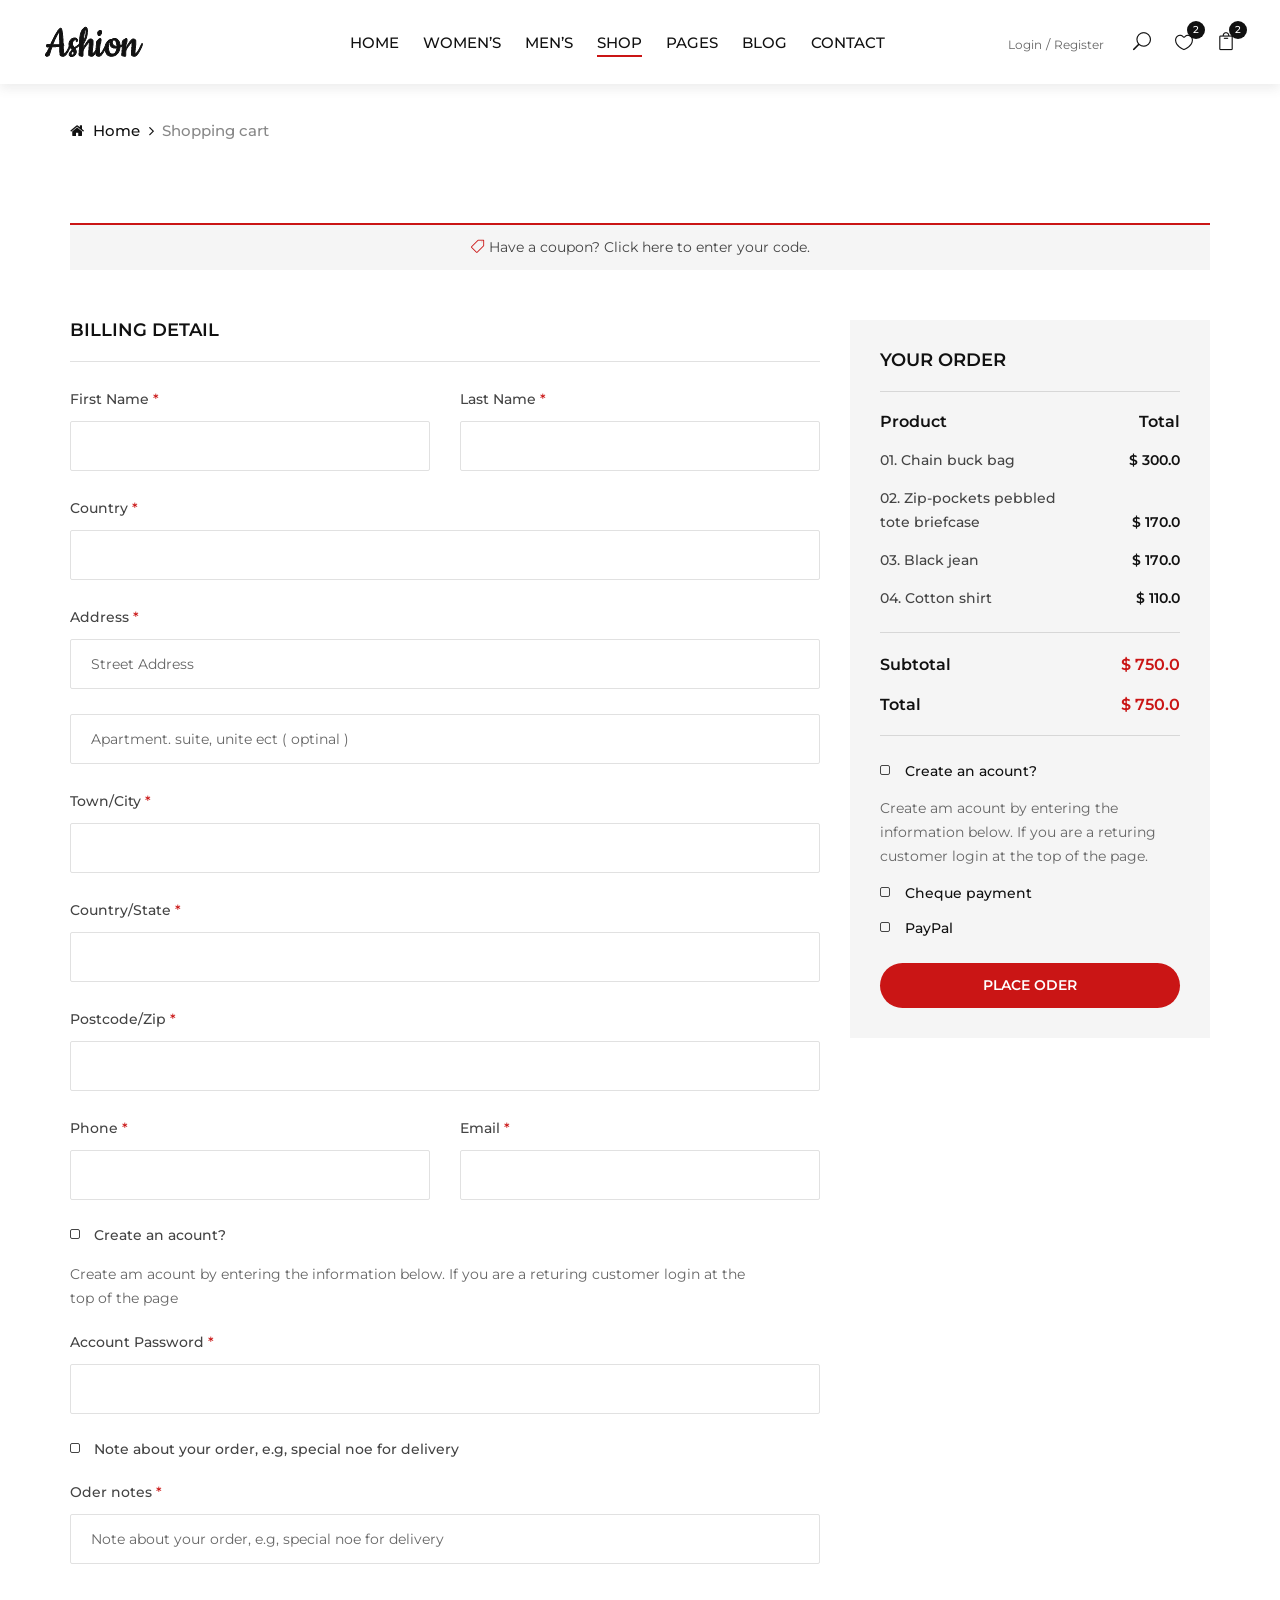
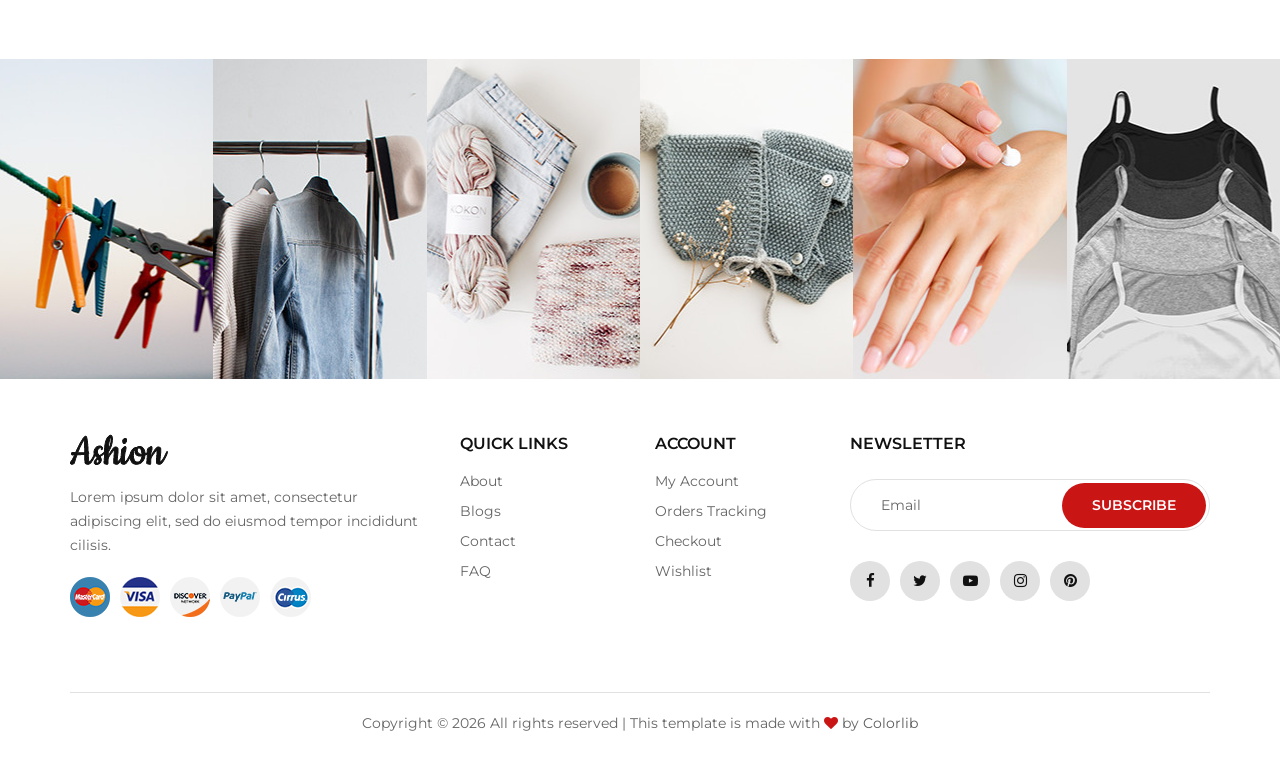
<file: checkout.html>
<!DOCTYPE html>
<html lang="zxx">

<head>
    <meta charset="UTF-8">
    <meta name="description" content="Ashion Template">
    <meta name="keywords" content="Ashion, unica, creative, html">
    <meta name="viewport" content="width=device-width, initial-scale=1.0">
    <meta http-equiv="X-UA-Compatible" content="ie=edge">
    <title>Ashion | Template</title>

    <!-- Google Font -->
    <link href="https://fonts.googleapis.com/css2?family=Cookie&display=swap" rel="stylesheet">
    <link href="https://fonts.googleapis.com/css2?family=Montserrat:wght@400;500;600;700;800;900&display=swap"
    rel="stylesheet">

    <!-- Css Styles -->
    <link rel="stylesheet" href="css/bootstrap.min.css" type="text/css">
    <link rel="stylesheet" href="css/font-awesome.min.css" type="text/css">
    <link rel="stylesheet" href="css/elegant-icons.css" type="text/css">
    <link rel="stylesheet" href="css/jquery-ui.min.css" type="text/css">
    <link rel="stylesheet" href="css/magnific-popup.css" type="text/css">
    <link rel="stylesheet" href="css/owl.carousel.min.css" type="text/css">
    <link rel="stylesheet" href="css/slicknav.min.css" type="text/css">
    <link rel="stylesheet" href="css/style.css" type="text/css">
</head>

<body>
    <!-- Page Preloder -->
    <div id="preloder">
        <div class="loader"></div>
    </div>

    <!-- Offcanvas Menu Begin -->
    <div class="offcanvas-menu-overlay"></div>
    <div class="offcanvas-menu-wrapper">
        <div class="offcanvas__close">+</div>
        <ul class="offcanvas__widget">
            <li><span class="icon_search search-switch"></span></li>
            <li><a href="#"><span class="icon_heart_alt"></span>
                <div class="tip">2</div>
            </a></li>
            <li><a href="#"><span class="icon_bag_alt"></span>
                <div class="tip">2</div>
            </a></li>
        </ul>
        <div class="offcanvas__logo">
            <a href="./index.html"><img src="img/logo.png" alt=""></a>
        </div>
        <div id="mobile-menu-wrap"></div>
        <div class="offcanvas__auth">
            <a href="#">Login</a>
            <a href="#">Register</a>
        </div>
    </div>
    <!-- Offcanvas Menu End -->

    <!-- Header Section Begin -->
    <header class="header">
        <div class="container-fluid">
            <div class="row">
                <div class="col-xl-3 col-lg-2">
                    <div class="header__logo">
                        <a href="./index.html"><img src="img/logo.png" alt=""></a>
                    </div>
                </div>
                <div class="col-xl-6 col-lg-7">
                    <nav class="header__menu">
                        <ul>
                            <li><a href="./index.html">Home</a></li>
                            <li><a href="#">Women’s</a></li>
                            <li><a href="#">Men’s</a></li>
                            <li class="active"><a href="./shop.html">Shop</a></li>
                            <li><a href="#">Pages</a>
                                <ul class="dropdown">
                                    <li><a href="./product-details.html">Product Details</a></li>
                                    <li><a href="./shop-cart.html">Shop Cart</a></li>
                                    <li><a href="./checkout.html">Checkout</a></li>
                                    <li><a href="./blog-details.html">Blog Details</a></li>
                                </ul>
                            </li>
                            <li><a href="./blog.html">Blog</a></li>
                            <li><a href="./contact.html">Contact</a></li>
                        </ul>
                    </nav>
                </div>
                <div class="col-lg-3">
                    <div class="header__right">
                        <div class="header__right__auth">
                            <a href="#">Login</a>
                            <a href="#">Register</a>
                        </div>
                        <ul class="header__right__widget">
                            <li><span class="icon_search search-switch"></span></li>
                            <li><a href="#"><span class="icon_heart_alt"></span>
                                <div class="tip">2</div>
                            </a></li>
                            <li><a href="#"><span class="icon_bag_alt"></span>
                                <div class="tip">2</div>
                            </a></li>
                        </ul>
                    </div>
                </div>
            </div>
            <div class="canvas__open">
                <i class="fa fa-bars"></i>
            </div>
        </div>
    </header>
    <!-- Header Section End -->

    <!-- Breadcrumb Begin -->
    <div class="breadcrumb-option">
        <div class="container">
            <div class="row">
                <div class="col-lg-12">
                    <div class="breadcrumb__links">
                        <a href="./index.html"><i class="fa fa-home"></i> Home</a>
                        <span>Shopping cart</span>
                    </div>
                </div>
            </div>
        </div>
    </div>
    <!-- Breadcrumb End -->

    <!-- Checkout Section Begin -->
    <section class="checkout spad">
        <div class="container">
            <div class="row">
                <div class="col-lg-12">
                    <h6 class="coupon__link"><span class="icon_tag_alt"></span> <a href="#">Have a coupon?</a> Click
                    here to enter your code.</h6>
                </div>
            </div>
            <form action="#" class="checkout__form">
                <div class="row">
                    <div class="col-lg-8">
                        <h5>Billing detail</h5>
                        <div class="row">
                            <div class="col-lg-6 col-md-6 col-sm-6">
                                <div class="checkout__form__input">
                                    <p>First Name <span>*</span></p>
                                    <input type="text">
                                </div>
                            </div>
                            <div class="col-lg-6 col-md-6 col-sm-6">
                                <div class="checkout__form__input">
                                    <p>Last Name <span>*</span></p>
                                    <input type="text">
                                </div>
                            </div>
                            <div class="col-lg-12">
                                <div class="checkout__form__input">
                                    <p>Country <span>*</span></p>
                                    <input type="text">
                                </div>
                                <div class="checkout__form__input">
                                    <p>Address <span>*</span></p>
                                    <input type="text" placeholder="Street Address">
                                    <input type="text" placeholder="Apartment. suite, unite ect ( optinal )">
                                </div>
                                <div class="checkout__form__input">
                                    <p>Town/City <span>*</span></p>
                                    <input type="text">
                                </div>
                                <div class="checkout__form__input">
                                    <p>Country/State <span>*</span></p>
                                    <input type="text">
                                </div>
                                <div class="checkout__form__input">
                                    <p>Postcode/Zip <span>*</span></p>
                                    <input type="text">
                                </div>
                            </div>
                            <div class="col-lg-6 col-md-6 col-sm-6">
                                <div class="checkout__form__input">
                                    <p>Phone <span>*</span></p>
                                    <input type="text">
                                </div>
                            </div>
                            <div class="col-lg-6 col-md-6 col-sm-6">
                                <div class="checkout__form__input">
                                    <p>Email <span>*</span></p>
                                    <input type="text">
                                </div>
                            </div>
                            <div class="col-lg-12">
                                <div class="checkout__form__checkbox">
                                    <label for="acc">
                                        Create an acount?
                                        <input type="checkbox" id="acc">
                                        <span class="checkmark"></span>
                                    </label>
                                    <p>Create am acount by entering the information below. If you are a returing
                                        customer login at the <br />top of the page</p>
                                    </div>
                                    <div class="checkout__form__input">
                                        <p>Account Password <span>*</span></p>
                                        <input type="text">
                                    </div>
                                    <div class="checkout__form__checkbox">
                                        <label for="note">
                                            Note about your order, e.g, special noe for delivery
                                            <input type="checkbox" id="note">
                                            <span class="checkmark"></span>
                                        </label>
                                    </div>
                                    <div class="checkout__form__input">
                                        <p>Oder notes <span>*</span></p>
                                        <input type="text"
                                        placeholder="Note about your order, e.g, special noe for delivery">
                                    </div>
                                </div>
                            </div>
                        </div>
                        <div class="col-lg-4">
                            <div class="checkout__order">
                                <h5>Your order</h5>
                                <div class="checkout__order__product">
                                    <ul>
                                        <li>
                                            <span class="top__text">Product</span>
                                            <span class="top__text__right">Total</span>
                                        </li>
                                        <li>01. Chain buck bag <span>$ 300.0</span></li>
                                        <li>02. Zip-pockets pebbled<br /> tote briefcase <span>$ 170.0</span></li>
                                        <li>03. Black jean <span>$ 170.0</span></li>
                                        <li>04. Cotton shirt <span>$ 110.0</span></li>
                                    </ul>
                                </div>
                                <div class="checkout__order__total">
                                    <ul>
                                        <li>Subtotal <span>$ 750.0</span></li>
                                        <li>Total <span>$ 750.0</span></li>
                                    </ul>
                                </div>
                                <div class="checkout__order__widget">
                                    <label for="o-acc">
                                        Create an acount?
                                        <input type="checkbox" id="o-acc">
                                        <span class="checkmark"></span>
                                    </label>
                                    <p>Create am acount by entering the information below. If you are a returing customer
                                    login at the top of the page.</p>
                                    <label for="check-payment">
                                        Cheque payment
                                        <input type="checkbox" id="check-payment">
                                        <span class="checkmark"></span>
                                    </label>
                                    <label for="paypal">
                                        PayPal
                                        <input type="checkbox" id="paypal">
                                        <span class="checkmark"></span>
                                    </label>
                                </div>
                                <button type="submit" class="site-btn">Place oder</button>
                            </div>
                        </div>
                    </div>
                </form>
            </div>
        </section>
        <!-- Checkout Section End -->

        <!-- Instagram Begin -->
        <div class="instagram">
            <div class="container-fluid">
                <div class="row">
                    <div class="col-lg-2 col-md-4 col-sm-4 p-0">
                        <div class="instagram__item set-bg" data-setbg="img/instagram/insta-1.jpg">
                            <div class="instagram__text">
                                <i class="fa fa-instagram"></i>
                                <a href="#">@ ashion_shop</a>
                            </div>
                        </div>
                    </div>
                    <div class="col-lg-2 col-md-4 col-sm-4 p-0">
                        <div class="instagram__item set-bg" data-setbg="img/instagram/insta-2.jpg">
                            <div class="instagram__text">
                                <i class="fa fa-instagram"></i>
                                <a href="#">@ ashion_shop</a>
                            </div>
                        </div>
                    </div>
                    <div class="col-lg-2 col-md-4 col-sm-4 p-0">
                        <div class="instagram__item set-bg" data-setbg="img/instagram/insta-3.jpg">
                            <div class="instagram__text">
                                <i class="fa fa-instagram"></i>
                                <a href="#">@ ashion_shop</a>
                            </div>
                        </div>
                    </div>
                    <div class="col-lg-2 col-md-4 col-sm-4 p-0">
                        <div class="instagram__item set-bg" data-setbg="img/instagram/insta-4.jpg">
                            <div class="instagram__text">
                                <i class="fa fa-instagram"></i>
                                <a href="#">@ ashion_shop</a>
                            </div>
                        </div>
                    </div>
                    <div class="col-lg-2 col-md-4 col-sm-4 p-0">
                        <div class="instagram__item set-bg" data-setbg="img/instagram/insta-5.jpg">
                            <div class="instagram__text">
                                <i class="fa fa-instagram"></i>
                                <a href="#">@ ashion_shop</a>
                            </div>
                        </div>
                    </div>
                    <div class="col-lg-2 col-md-4 col-sm-4 p-0">
                        <div class="instagram__item set-bg" data-setbg="img/instagram/insta-6.jpg">
                            <div class="instagram__text">
                                <i class="fa fa-instagram"></i>
                                <a href="#">@ ashion_shop</a>
                            </div>
                        </div>
                    </div>
                </div>
            </div>
        </div>
        <!-- Instagram End -->

        <!-- Footer Section Begin -->
        <footer class="footer">
            <div class="container">
                <div class="row">
                    <div class="col-lg-4 col-md-6 col-sm-7">
                        <div class="footer__about">
                            <div class="footer__logo">
                                <a href="./index.html"><img src="img/logo.png" alt=""></a>
                            </div>
                            <p>Lorem ipsum dolor sit amet, consectetur adipiscing elit, sed do eiusmod tempor incididunt
                            cilisis.</p>
                            <div class="footer__payment">
                                <a href="#"><img src="img/payment/payment-1.png" alt=""></a>
                                <a href="#"><img src="img/payment/payment-2.png" alt=""></a>
                                <a href="#"><img src="img/payment/payment-3.png" alt=""></a>
                                <a href="#"><img src="img/payment/payment-4.png" alt=""></a>
                                <a href="#"><img src="img/payment/payment-5.png" alt=""></a>
                            </div>
                        </div>
                    </div>
                    <div class="col-lg-2 col-md-3 col-sm-5">
                        <div class="footer__widget">
                            <h6>Quick links</h6>
                            <ul>
                                <li><a href="#">About</a></li>
                                <li><a href="#">Blogs</a></li>
                                <li><a href="#">Contact</a></li>
                                <li><a href="#">FAQ</a></li>
                            </ul>
                        </div>
                    </div>
                    <div class="col-lg-2 col-md-3 col-sm-4">
                        <div class="footer__widget">
                            <h6>Account</h6>
                            <ul>
                                <li><a href="#">My Account</a></li>
                                <li><a href="#">Orders Tracking</a></li>
                                <li><a href="#">Checkout</a></li>
                                <li><a href="#">Wishlist</a></li>
                            </ul>
                        </div>
                    </div>
                    <div class="col-lg-4 col-md-8 col-sm-8">
                        <div class="footer__newslatter">
                            <h6>NEWSLETTER</h6>
                            <form action="#">
                                <input type="text" placeholder="Email">
                                <button type="submit" class="site-btn">Subscribe</button>
                            </form>
                            <div class="footer__social">
                                <a href="#"><i class="fa fa-facebook"></i></a>
                                <a href="#"><i class="fa fa-twitter"></i></a>
                                <a href="#"><i class="fa fa-youtube-play"></i></a>
                                <a href="#"><i class="fa fa-instagram"></i></a>
                                <a href="#"><i class="fa fa-pinterest"></i></a>
                            </div>
                        </div>
                    </div>
                </div>
                <div class="row">
                    <div class="col-lg-12">
                        <!-- Link back to Colorlib can't be removed. Template is licensed under CC BY 3.0. -->
                        <div class="footer__copyright__text">
                            <p>Copyright &copy; <script>document.write(new Date().getFullYear());</script> All rights reserved | This template is made with <i class="fa fa-heart" aria-hidden="true"></i> by <a href="https://colorlib.com" target="_blank">Colorlib</a></p>
                        </div>
                        <!-- Link back to Colorlib can't be removed. Template is licensed under CC BY 3.0. -->
                    </div>
                </div>
            </div>
        </footer>
        <!-- Footer Section End -->

        <!-- Search Begin -->
        <div class="search-model">
            <div class="h-100 d-flex align-items-center justify-content-center">
                <div class="search-close-switch">+</div>
                <form class="search-model-form">
                    <input type="text" id="search-input" placeholder="Search here.....">
                </form>
            </div>
        </div>
        <!-- Search End -->

        <!-- Js Plugins -->
        <script src="js/jquery-3.3.1.min.js"></script>
        <script src="js/bootstrap.min.js"></script>
        <script src="js/jquery.magnific-popup.min.js"></script>
        <script src="js/jquery-ui.min.js"></script>
        <script src="js/mixitup.min.js"></script>
        <script src="js/jquery.countdown.min.js"></script>
        <script src="js/jquery.slicknav.js"></script>
        <script src="js/owl.carousel.min.js"></script>
        <script src="js/jquery.nicescroll.min.js"></script>
        <script src="js/main.js"></script>
    </body>

    </html>
</file>
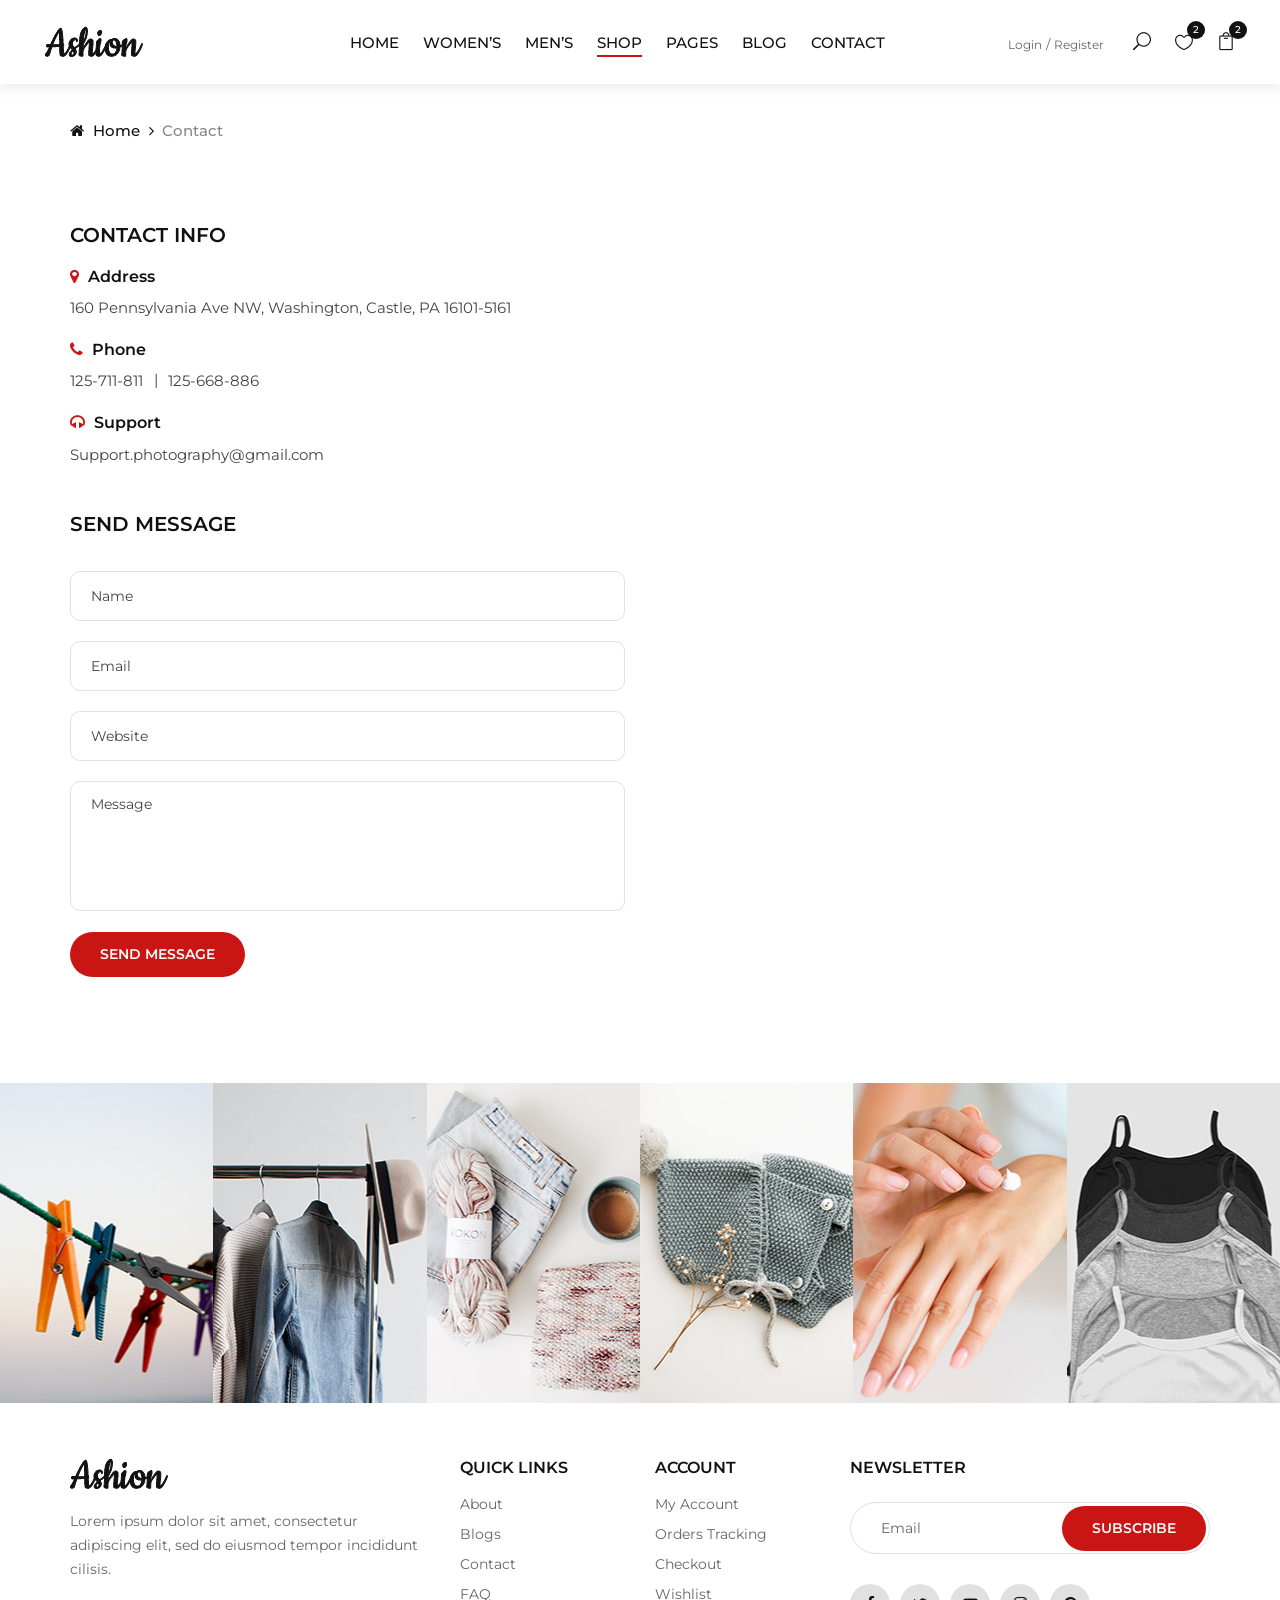
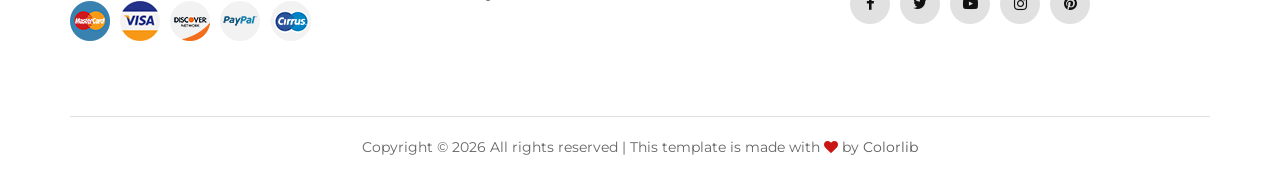
<file: contact.html>
<!DOCTYPE html>
<html lang="zxx">

<head>
    <meta charset="UTF-8">
    <meta name="description" content="Ashion Template">
    <meta name="keywords" content="Ashion, unica, creative, html">
    <meta name="viewport" content="width=device-width, initial-scale=1.0">
    <meta http-equiv="X-UA-Compatible" content="ie=edge">
    <title>Ashion | Template</title>

    <!-- Google Font -->
    <link href="https://fonts.googleapis.com/css2?family=Cookie&display=swap" rel="stylesheet">
    <link href="https://fonts.googleapis.com/css2?family=Montserrat:wght@400;500;600;700;800;900&display=swap"
    rel="stylesheet">

    <!-- Css Styles -->
    <link rel="stylesheet" href="css/bootstrap.min.css" type="text/css">
    <link rel="stylesheet" href="css/font-awesome.min.css" type="text/css">
    <link rel="stylesheet" href="css/elegant-icons.css" type="text/css">
    <link rel="stylesheet" href="css/jquery-ui.min.css" type="text/css">
    <link rel="stylesheet" href="css/magnific-popup.css" type="text/css">
    <link rel="stylesheet" href="css/owl.carousel.min.css" type="text/css">
    <link rel="stylesheet" href="css/slicknav.min.css" type="text/css">
    <link rel="stylesheet" href="css/style.css" type="text/css">
</head>

<body>
    <!-- Page Preloder -->
    <div id="preloder">
        <div class="loader"></div>
    </div>

    <!-- Offcanvas Menu Begin -->
    <div class="offcanvas-menu-overlay"></div>
    <div class="offcanvas-menu-wrapper">
        <div class="offcanvas__close">+</div>
        <ul class="offcanvas__widget">
            <li><span class="icon_search search-switch"></span></li>
            <li><a href="#"><span class="icon_heart_alt"></span>
                <div class="tip">2</div>
            </a></li>
            <li><a href="#"><span class="icon_bag_alt"></span>
                <div class="tip">2</div>
            </a></li>
        </ul>
        <div class="offcanvas__logo">
            <a href="./index.html"><img src="img/logo.png" alt=""></a>
        </div>
        <div id="mobile-menu-wrap"></div>
        <div class="offcanvas__auth">
            <a href="#">Login</a>
            <a href="#">Register</a>
        </div>
    </div>
    <!-- Offcanvas Menu End -->

    <!-- Header Section Begin -->
    <header class="header">
        <div class="container-fluid">
            <div class="row">
                <div class="col-xl-3 col-lg-2">
                    <div class="header__logo">
                        <a href="./index.html"><img src="img/logo.png" alt=""></a>
                    </div>
                </div>
                <div class="col-xl-6 col-lg-7">
                    <nav class="header__menu">
                        <ul>
                            <li><a href="./index.html">Home</a></li>
                            <li><a href="#">Women’s</a></li>
                            <li><a href="#">Men’s</a></li>
                            <li class="active"><a href="./shop.html">Shop</a></li>
                            <li><a href="#">Pages</a>
                                <ul class="dropdown">
                                    <li><a href="./product-details.html">Product Details</a></li>
                                    <li><a href="./shop-cart.html">Shop Cart</a></li>
                                    <li><a href="./checkout.html">Checkout</a></li>
                                    <li><a href="./blog-details.html">Blog Details</a></li>
                                </ul>
                            </li>
                            <li><a href="./blog.html">Blog</a></li>
                            <li><a href="./contact.html">Contact</a></li>
                        </ul>
                    </nav>
                </div>
                <div class="col-lg-3">
                    <div class="header__right">
                        <div class="header__right__auth">
                            <a href="#">Login</a>
                            <a href="#">Register</a>
                        </div>
                        <ul class="header__right__widget">
                            <li><span class="icon_search search-switch"></span></li>
                            <li><a href="#"><span class="icon_heart_alt"></span>
                                <div class="tip">2</div>
                            </a></li>
                            <li><a href="#"><span class="icon_bag_alt"></span>
                                <div class="tip">2</div>
                            </a></li>
                        </ul>
                    </div>
                </div>
            </div>
            <div class="canvas__open">
                <i class="fa fa-bars"></i>
            </div>
        </div>
    </header>
    <!-- Header Section End -->

    <!-- Breadcrumb Begin -->
    <div class="breadcrumb-option">
        <div class="container">
            <div class="row">
                <div class="col-lg-12">
                    <div class="breadcrumb__links">
                        <a href="./index.html"><i class="fa fa-home"></i> Home</a>
                        <span>Contact</span>
                    </div>
                </div>
            </div>
        </div>
    </div>
    <!-- Breadcrumb End -->

    <!-- Contact Section Begin -->
    <section class="contact spad">
        <div class="container">
            <div class="row">
                <div class="col-lg-6 col-md-6">
                    <div class="contact__content">
                        <div class="contact__address">
                            <h5>Contact info</h5>
                            <ul>
                                <li>
                                    <h6><i class="fa fa-map-marker"></i> Address</h6>
                                    <p>160 Pennsylvania Ave NW, Washington, Castle, PA 16101-5161</p>
                                </li>
                                <li>
                                    <h6><i class="fa fa-phone"></i> Phone</h6>
                                    <p><span>125-711-811</span><span>125-668-886</span></p>
                                </li>
                                <li>
                                    <h6><i class="fa fa-headphones"></i> Support</h6>
                                    <p>Support.photography@gmail.com</p>
                                </li>
                            </ul>
                        </div>
                        <div class="contact__form">
                            <h5>SEND MESSAGE</h5>
                            <form action="#">
                                <input type="text" placeholder="Name">
                                <input type="text" placeholder="Email">
                                <input type="text" placeholder="Website">
                                <textarea placeholder="Message"></textarea>
                                <button type="submit" class="site-btn">Send Message</button>
                            </form>
                        </div>
                    </div>
                </div>
                <div class="col-lg-6 col-md-6">
                    <div class="contact__map">
                        <iframe
                        src="https://www.google.com/maps/embed?pb=!1m18!1m12!1m3!1d48158.305462977965!2d-74.13283844036356!3d41.02757295168286!2m3!1f0!2f0!3f0!3m2!1i1024!2i768!4f13.1!3m3!1m2!1s0x89c2e440473470d7%3A0xcaf503ca2ee57958!2sSaddle%20River%2C%20NJ%2007458%2C%20USA!5e0!3m2!1sen!2sbd!4v1575917275626!5m2!1sen!2sbd"
                        height="780" style="border:0" allowfullscreen="">
                    </iframe>
                </div>
            </div>
        </div>
    </div>
</section>
<!-- Contact Section End -->

<!-- Instagram Begin -->
<div class="instagram">
    <div class="container-fluid">
        <div class="row">
            <div class="col-lg-2 col-md-4 col-sm-4 p-0">
                <div class="instagram__item set-bg" data-setbg="img/instagram/insta-1.jpg">
                    <div class="instagram__text">
                        <i class="fa fa-instagram"></i>
                        <a href="#">@ ashion_shop</a>
                    </div>
                </div>
            </div>
            <div class="col-lg-2 col-md-4 col-sm-4 p-0">
                <div class="instagram__item set-bg" data-setbg="img/instagram/insta-2.jpg">
                    <div class="instagram__text">
                        <i class="fa fa-instagram"></i>
                        <a href="#">@ ashion_shop</a>
                    </div>
                </div>
            </div>
            <div class="col-lg-2 col-md-4 col-sm-4 p-0">
                <div class="instagram__item set-bg" data-setbg="img/instagram/insta-3.jpg">
                    <div class="instagram__text">
                        <i class="fa fa-instagram"></i>
                        <a href="#">@ ashion_shop</a>
                    </div>
                </div>
            </div>
            <div class="col-lg-2 col-md-4 col-sm-4 p-0">
                <div class="instagram__item set-bg" data-setbg="img/instagram/insta-4.jpg">
                    <div class="instagram__text">
                        <i class="fa fa-instagram"></i>
                        <a href="#">@ ashion_shop</a>
                    </div>
                </div>
            </div>
            <div class="col-lg-2 col-md-4 col-sm-4 p-0">
                <div class="instagram__item set-bg" data-setbg="img/instagram/insta-5.jpg">
                    <div class="instagram__text">
                        <i class="fa fa-instagram"></i>
                        <a href="#">@ ashion_shop</a>
                    </div>
                </div>
            </div>
            <div class="col-lg-2 col-md-4 col-sm-4 p-0">
                <div class="instagram__item set-bg" data-setbg="img/instagram/insta-6.jpg">
                    <div class="instagram__text">
                        <i class="fa fa-instagram"></i>
                        <a href="#">@ ashion_shop</a>
                    </div>
                </div>
            </div>
        </div>
    </div>
</div>
<!-- Instagram End -->

<!-- Footer Section Begin -->
<footer class="footer">
    <div class="container">
        <div class="row">
            <div class="col-lg-4 col-md-6 col-sm-7">
                <div class="footer__about">
                    <div class="footer__logo">
                        <a href="./index.html"><img src="img/logo.png" alt=""></a>
                    </div>
                    <p>Lorem ipsum dolor sit amet, consectetur adipiscing elit, sed do eiusmod tempor incididunt
                    cilisis.</p>
                    <div class="footer__payment">
                        <a href="#"><img src="img/payment/payment-1.png" alt=""></a>
                        <a href="#"><img src="img/payment/payment-2.png" alt=""></a>
                        <a href="#"><img src="img/payment/payment-3.png" alt=""></a>
                        <a href="#"><img src="img/payment/payment-4.png" alt=""></a>
                        <a href="#"><img src="img/payment/payment-5.png" alt=""></a>
                    </div>
                </div>
            </div>
            <div class="col-lg-2 col-md-3 col-sm-5">
                <div class="footer__widget">
                    <h6>Quick links</h6>
                    <ul>
                        <li><a href="#">About</a></li>
                        <li><a href="#">Blogs</a></li>
                        <li><a href="#">Contact</a></li>
                        <li><a href="#">FAQ</a></li>
                    </ul>
                </div>
            </div>
            <div class="col-lg-2 col-md-3 col-sm-4">
                <div class="footer__widget">
                    <h6>Account</h6>
                    <ul>
                        <li><a href="#">My Account</a></li>
                        <li><a href="#">Orders Tracking</a></li>
                        <li><a href="#">Checkout</a></li>
                        <li><a href="#">Wishlist</a></li>
                    </ul>
                </div>
            </div>
            <div class="col-lg-4 col-md-8 col-sm-8">
                <div class="footer__newslatter">
                    <h6>NEWSLETTER</h6>
                    <form action="#">
                        <input type="text" placeholder="Email">
                        <button type="submit" class="site-btn">Subscribe</button>
                    </form>
                    <div class="footer__social">
                        <a href="#"><i class="fa fa-facebook"></i></a>
                        <a href="#"><i class="fa fa-twitter"></i></a>
                        <a href="#"><i class="fa fa-youtube-play"></i></a>
                        <a href="#"><i class="fa fa-instagram"></i></a>
                        <a href="#"><i class="fa fa-pinterest"></i></a>
                    </div>
                </div>
            </div>
        </div>
        <div class="row">
            <div class="col-lg-12">
                <!-- Link back to Colorlib can't be removed. Template is licensed under CC BY 3.0. -->
                <div class="footer__copyright__text">
                    <p>Copyright &copy; <script>document.write(new Date().getFullYear());</script> All rights reserved | This template is made with <i class="fa fa-heart" aria-hidden="true"></i> by <a href="https://colorlib.com" target="_blank">Colorlib</a></p>
                </div>
                <!-- Link back to Colorlib can't be removed. Template is licensed under CC BY 3.0. -->
            </div>
        </div>
    </div>
</footer>
<!-- Footer Section End -->

<!-- Search Begin -->
<div class="search-model">
    <div class="h-100 d-flex align-items-center justify-content-center">
        <div class="search-close-switch">+</div>
        <form class="search-model-form">
            <input type="text" id="search-input" placeholder="Search here.....">
        </form>
    </div>
</div>
<!-- Search End -->

<!-- Js Plugins -->
<script src="js/jquery-3.3.1.min.js"></script>
<script src="js/bootstrap.min.js"></script>
<script src="js/jquery.magnific-popup.min.js"></script>
<script src="js/jquery-ui.min.js"></script>
<script src="js/mixitup.min.js"></script>
<script src="js/jquery.countdown.min.js"></script>
<script src="js/jquery.slicknav.js"></script>
<script src="js/owl.carousel.min.js"></script>
<script src="js/jquery.nicescroll.min.js"></script>
<script src="js/main.js"></script>
</body>

</html>
</file>
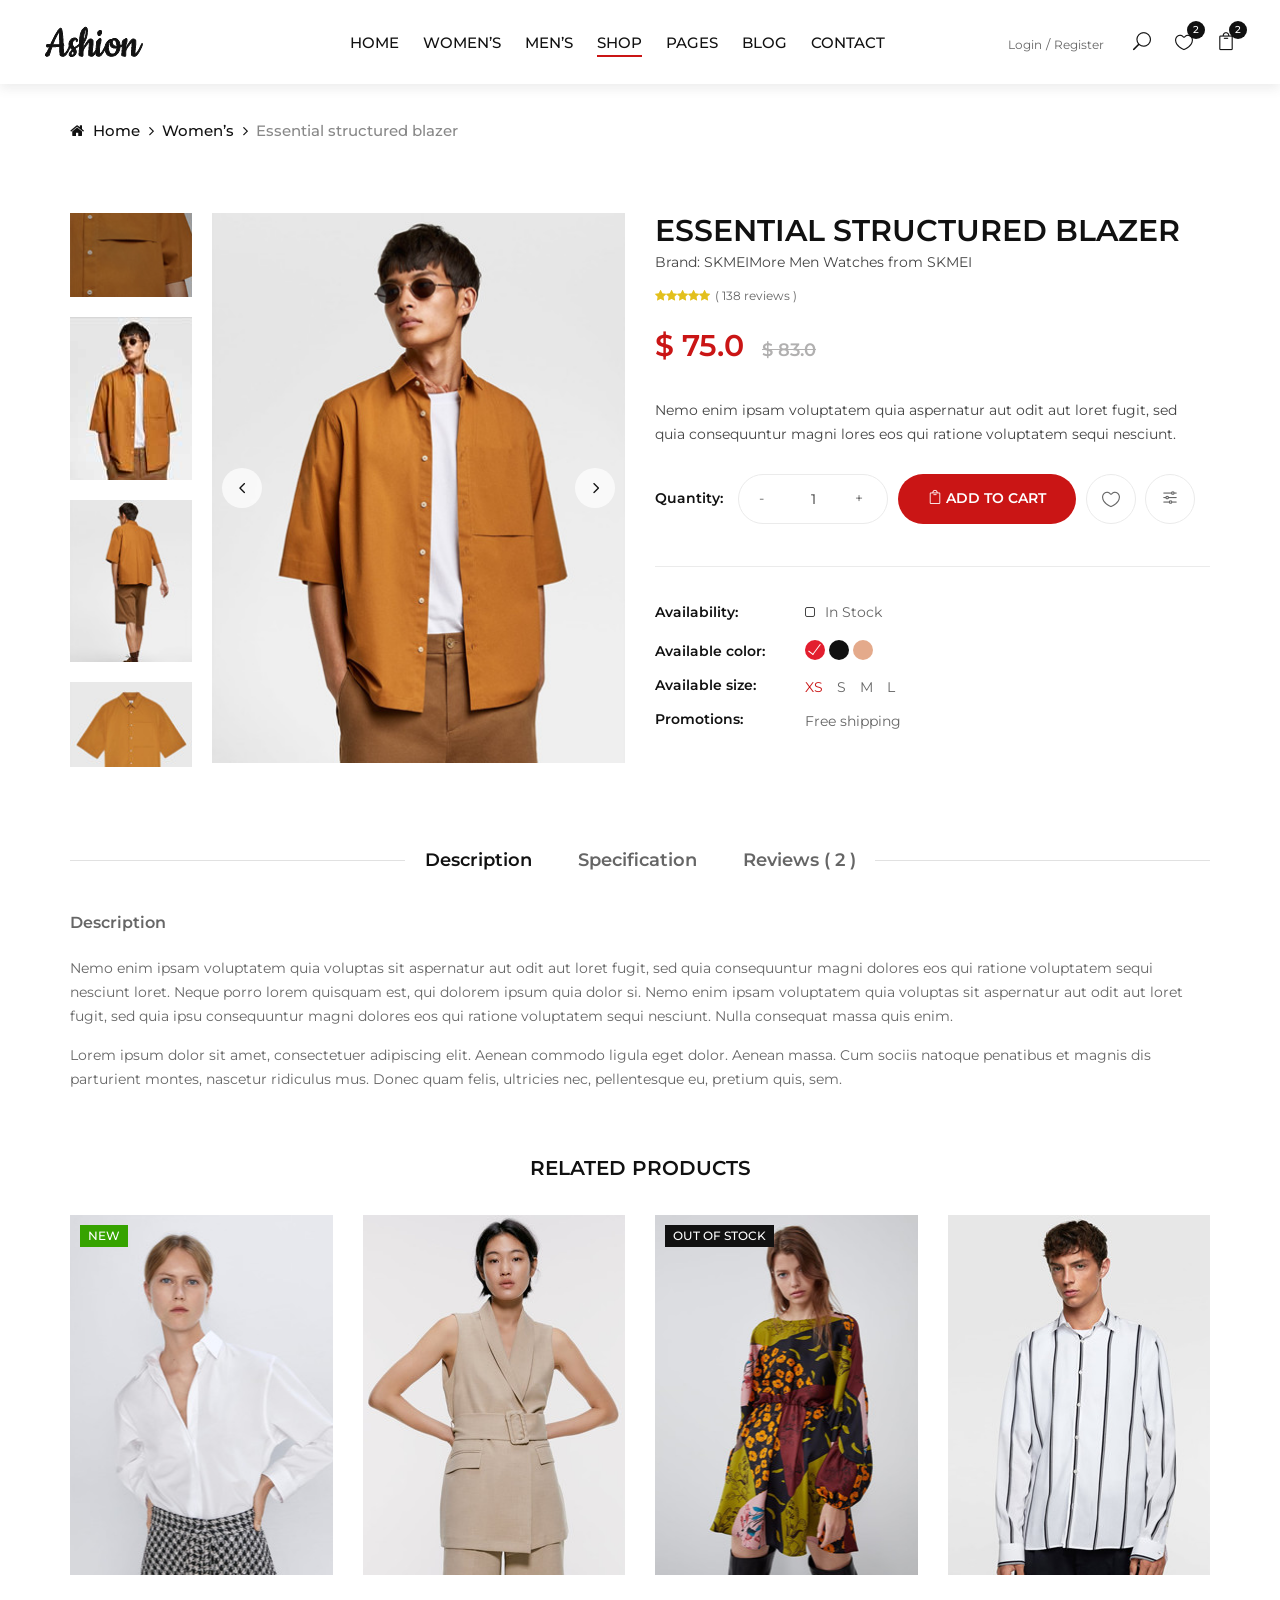
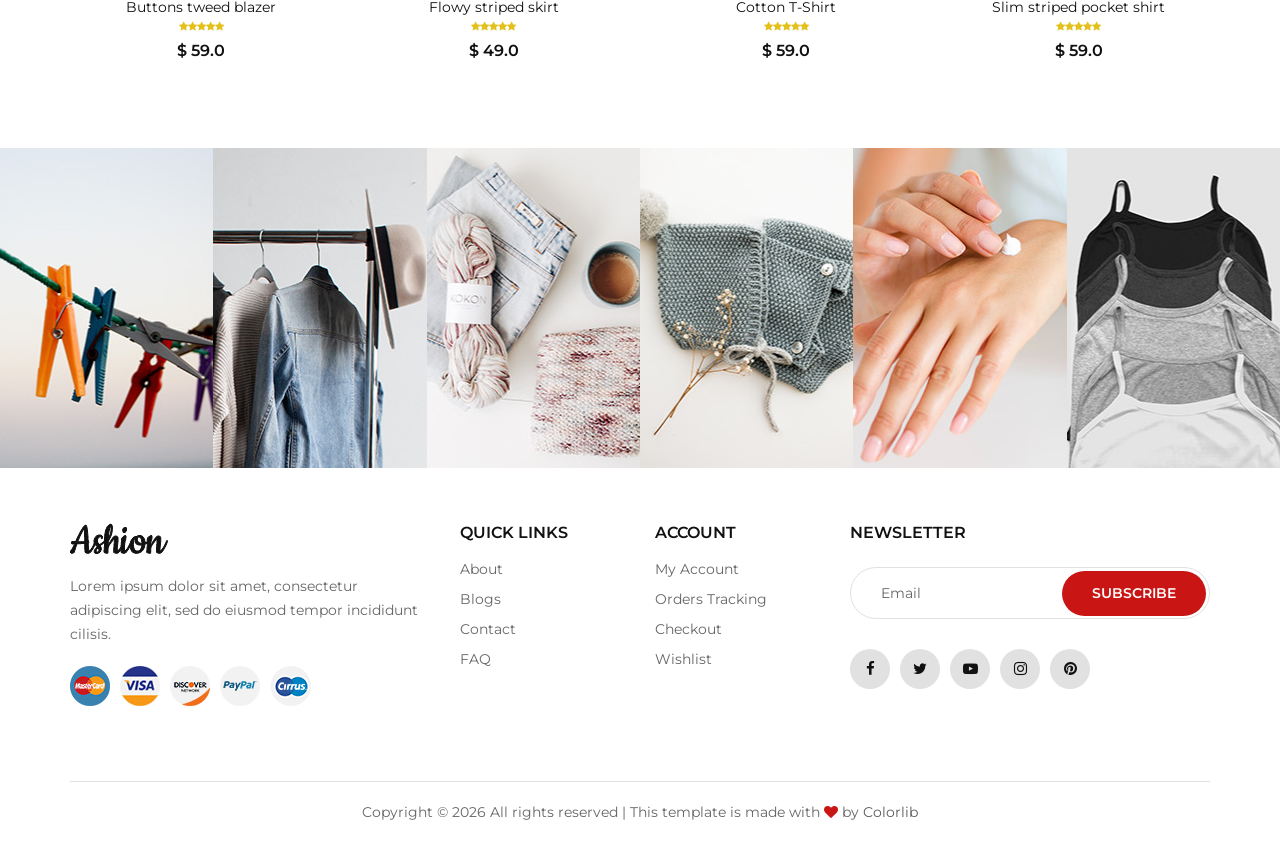
<file: product-details.html>
<!DOCTYPE html>
<html lang="pt-br">

<head>
    <meta charset="UTF-8">
    <meta name="description" content="Ashion Template">
    <meta name="keywords" content="Ashion, unica, creative, html">
    <meta name="viewport" content="width=device-width, initial-scale=1.0">
    <meta http-equiv="X-UA-Compatible" content="ie=edge">
    <title>Ashion | Template</title>

    <!-- Google Font -->
    <link href="https://fonts.googleapis.com/css2?family=Cookie&display=swap" rel="stylesheet">
    <link href="https://fonts.googleapis.com/css2?family=Montserrat:wght@400;500;600;700;800;900&display=swap"
    rel="stylesheet">

    <!-- Css Styles -->
    <link rel="stylesheet" href="css/bootstrap.min.css" type="text/css">
    <link rel="stylesheet" href="css/font-awesome.min.css" type="text/css">
    <link rel="stylesheet" href="css/elegant-icons.css" type="text/css">
    <link rel="stylesheet" href="css/jquery-ui.min.css" type="text/css">
    <link rel="stylesheet" href="css/magnific-popup.css" type="text/css">
    <link rel="stylesheet" href="css/owl.carousel.min.css" type="text/css">
    <link rel="stylesheet" href="css/slicknav.min.css" type="text/css">
    <link rel="stylesheet" href="css/style.css" type="text/css">
</head>

<body>
    <!-- Page Preloder -->
    <div id="preloder">
        <div class="loader"></div>
    </div>

    <!-- Offcanvas Menu Begin -->
    <div class="offcanvas-menu-overlay"></div>
    <div class="offcanvas-menu-wrapper">
        <div class="offcanvas__close">+</div>
        <ul class="offcanvas__widget">
            <li><span class="icon_search search-switch"></span></li>
            <li><a href="#"><span class="icon_heart_alt"></span>
                <div class="tip">2</div>
            </a></li>
            <li><a href="#"><span class="icon_bag_alt"></span>
                <div class="tip">2</div>
            </a></li>
        </ul>
        <div class="offcanvas__logo">
            <a href="./index.html"><img src="img/logo.png" alt=""></a>
        </div>
        <div id="mobile-menu-wrap"></div>
        <div class="offcanvas__auth">
            <a href="#">Login</a>
            <a href="#">Register</a>
        </div>
    </div>
    <!-- Offcanvas Menu End -->

    <!-- Header Section Begin -->
    <header class="header">
        <div class="container-fluid">
            <div class="row">
                <div class="col-xl-3 col-lg-2">
                    <div class="header__logo">
                        <a href="./index.html"><img src="img/logo.png" alt=""></a>
                    </div>
                </div>
                <div class="col-xl-6 col-lg-7">
                    <nav class="header__menu">
                        <ul>
                            <li><a href="./index.html">Home</a></li>
                            <li><a href="#">Women’s</a></li>
                            <li><a href="#">Men’s</a></li>
                            <li class="active"><a href="./shop.html">Shop</a></li>
                            <li><a href="#">Pages</a>
                                <ul class="dropdown">
                                    <li><a href="./product-details.html">Product Details</a></li>
                                    <li><a href="./shop-cart.html">Shop Cart</a></li>
                                    <li><a href="./checkout.html">Checkout</a></li>
                                    <li><a href="./blog-details.html">Blog Details</a></li>
                                </ul>
                            </li>
                            <li><a href="./blog.html">Blog</a></li>
                            <li><a href="./contact.html">Contact</a></li>
                        </ul>
                    </nav>
                </div>
                <div class="col-lg-3">
                    <div class="header__right">
                        <div class="header__right__auth">
                            <a href="#">Login</a>
                            <a href="#">Register</a>
                        </div>
                        <ul class="header__right__widget">
                            <li><span class="icon_search search-switch"></span></li>
                            <li><a href="#"><span class="icon_heart_alt"></span>
                                <div class="tip">2</div>
                            </a></li>
                            <li><a href="#"><span class="icon_bag_alt"></span>
                                <div class="tip">2</div>
                            </a></li>
                        </ul>
                    </div>
                </div>
            </div>
            <div class="canvas__open">
                <i class="fa fa-bars"></i>
            </div>
        </div>
    </header>
    <!-- Header Section End -->

    <!-- Breadcrumb Begin -->
    <div class="breadcrumb-option">
        <div class="container">
            <div class="row">
                <div class="col-lg-12">
                    <div class="breadcrumb__links">
                        <a href="./index.html"><i class="fa fa-home"></i> Home</a>
                        <a href="#">Women’s </a>
                        <span>Essential structured blazer</span>
                    </div>
                </div>
            </div>
        </div>
    </div>
    <!-- Breadcrumb End -->

    <!-- Product Details Section Begin -->
    <section class="product-details spad">
        <div class="container">
            <div class="row">
                <div class="col-lg-6">
                    <div class="product__details__pic">
                        <div class="product__details__pic__left product__thumb nice-scroll">
                            <a class="pt active" href="#product-1">
                                <img src="img/product/details/thumb-1.jpg" alt="">
                            </a>
                            <a class="pt" href="#product-2">
                                <img src="img/product/details/thumb-2.jpg" alt="">
                            </a>
                            <a class="pt" href="#product-3">
                                <img src="img/product/details/thumb-3.jpg" alt="">
                            </a>
                            <a class="pt" href="#product-4">
                                <img src="img/product/details/thumb-4.jpg" alt="">
                            </a>
                        </div>
                        <div class="product__details__slider__content">
                            <div class="product__details__pic__slider owl-carousel">
                                <img data-hash="product-1" class="product__big__img" src="img/product/details/product-1.jpg" alt="">
                                <img data-hash="product-2" class="product__big__img" src="img/product/details/product-3.jpg" alt="">
                                <img data-hash="product-3" class="product__big__img" src="img/product/details/product-2.jpg" alt="">
                                <img data-hash="product-4" class="product__big__img" src="img/product/details/product-4.jpg" alt="">
                            </div>
                        </div>
                    </div>
                </div>
                <div class="col-lg-6">
                    <div class="product__details__text">
                        <h3>Essential structured blazer <span>Brand: SKMEIMore Men Watches from SKMEI</span></h3>
                        <div class="rating">
                            <i class="fa fa-star"></i>
                            <i class="fa fa-star"></i>
                            <i class="fa fa-star"></i>
                            <i class="fa fa-star"></i>
                            <i class="fa fa-star"></i>
                            <span>( 138 reviews )</span>
                        </div>
                        <div class="product__details__price">$ 75.0 <span>$ 83.0</span></div>
                        <p>Nemo enim ipsam voluptatem quia aspernatur aut odit aut loret fugit, sed quia consequuntur
                        magni lores eos qui ratione voluptatem sequi nesciunt.</p>
                        <div class="product__details__button">
                            <div class="quantity">
                                <span>Quantity:</span>
                                <div class="pro-qty">
                                    <input type="text" value="1">
                                </div>
                            </div>
                            <a href="#" class="cart-btn"><span class="icon_bag_alt"></span> Add to cart</a>
                            <ul>
                                <li><a href="#"><span class="icon_heart_alt"></span></a></li>
                                <li><a href="#"><span class="icon_adjust-horiz"></span></a></li>
                            </ul>
                        </div>
                        <div class="product__details__widget">
                            <ul>
                                <li>
                                    <span>Availability:</span>
                                    <div class="stock__checkbox">
                                        <label for="stockin">
                                            In Stock
                                            <input type="checkbox" id="stockin">
                                            <span class="checkmark"></span>
                                        </label>
                                    </div>
                                </li>
                                <li>
                                    <span>Available color:</span>
                                    <div class="color__checkbox">
                                        <label for="red">
                                            <input type="radio" name="color__radio" id="red" checked>
                                            <span class="checkmark"></span>
                                        </label>
                                        <label for="black">
                                            <input type="radio" name="color__radio" id="black">
                                            <span class="checkmark black-bg"></span>
                                        </label>
                                        <label for="grey">
                                            <input type="radio" name="color__radio" id="grey">
                                            <span class="checkmark grey-bg"></span>
                                        </label>
                                    </div>
                                </li>
                                <li>
                                    <span>Available size:</span>
                                    <div class="size__btn">
                                        <label for="xs-btn" class="active">
                                            <input type="radio" id="xs-btn">
                                            xs
                                        </label>
                                        <label for="s-btn">
                                            <input type="radio" id="s-btn">
                                            s
                                        </label>
                                        <label for="m-btn">
                                            <input type="radio" id="m-btn">
                                            m
                                        </label>
                                        <label for="l-btn">
                                            <input type="radio" id="l-btn">
                                            l
                                        </label>
                                    </div>
                                </li>
                                <li>
                                    <span>Promotions:</span>
                                    <p>Free shipping</p>
                                </li>
                            </ul>
                        </div>
                    </div>
                </div>
                <div class="col-lg-12">
                    <div class="product__details__tab">
                        <ul class="nav nav-tabs" role="tablist">
                            <li class="nav-item">
                                <a class="nav-link active" data-toggle="tab" href="#tabs-1" role="tab">Description</a>
                            </li>
                            <li class="nav-item">
                                <a class="nav-link" data-toggle="tab" href="#tabs-2" role="tab">Specification</a>
                            </li>
                            <li class="nav-item">
                                <a class="nav-link" data-toggle="tab" href="#tabs-3" role="tab">Reviews ( 2 )</a>
                            </li>
                        </ul>
                        <div class="tab-content">
                            <div class="tab-pane active" id="tabs-1" role="tabpanel">
                                <h6>Description</h6>
                                <p>Nemo enim ipsam voluptatem quia voluptas sit aspernatur aut odit aut loret fugit, sed
                                    quia consequuntur magni dolores eos qui ratione voluptatem sequi nesciunt loret.
                                    Neque porro lorem quisquam est, qui dolorem ipsum quia dolor si. Nemo enim ipsam
                                    voluptatem quia voluptas sit aspernatur aut odit aut loret fugit, sed quia ipsu
                                    consequuntur magni dolores eos qui ratione voluptatem sequi nesciunt. Nulla
                                consequat massa quis enim.</p>
                                <p>Lorem ipsum dolor sit amet, consectetuer adipiscing elit. Aenean commodo ligula eget
                                    dolor. Aenean massa. Cum sociis natoque penatibus et magnis dis parturient montes,
                                    nascetur ridiculus mus. Donec quam felis, ultricies nec, pellentesque eu, pretium
                                quis, sem.</p>
                            </div>
                            <div class="tab-pane" id="tabs-2" role="tabpanel">
                                <h6>Specification</h6>
                                <p>Nemo enim ipsam voluptatem quia voluptas sit aspernatur aut odit aut loret fugit, sed
                                    quia consequuntur magni dolores eos qui ratione voluptatem sequi nesciunt loret.
                                    Neque porro lorem quisquam est, qui dolorem ipsum quia dolor si. Nemo enim ipsam
                                    voluptatem quia voluptas sit aspernatur aut odit aut loret fugit, sed quia ipsu
                                    consequuntur magni dolores eos qui ratione voluptatem sequi nesciunt. Nulla
                                consequat massa quis enim.</p>
                                <p>Lorem ipsum dolor sit amet, consectetuer adipiscing elit. Aenean commodo ligula eget
                                    dolor. Aenean massa. Cum sociis natoque penatibus et magnis dis parturient montes,
                                    nascetur ridiculus mus. Donec quam felis, ultricies nec, pellentesque eu, pretium
                                quis, sem.</p>
                            </div>
                            <div class="tab-pane" id="tabs-3" role="tabpanel">
                                <h6>Reviews ( 2 )</h6>
                                <p>Nemo enim ipsam voluptatem quia voluptas sit aspernatur aut odit aut loret fugit, sed
                                    quia consequuntur magni dolores eos qui ratione voluptatem sequi nesciunt loret.
                                    Neque porro lorem quisquam est, qui dolorem ipsum quia dolor si. Nemo enim ipsam
                                    voluptatem quia voluptas sit aspernatur aut odit aut loret fugit, sed quia ipsu
                                    consequuntur magni dolores eos qui ratione voluptatem sequi nesciunt. Nulla
                                consequat massa quis enim.</p>
                                <p>Lorem ipsum dolor sit amet, consectetuer adipiscing elit. Aenean commodo ligula eget
                                    dolor. Aenean massa. Cum sociis natoque penatibus et magnis dis parturient montes,
                                    nascetur ridiculus mus. Donec quam felis, ultricies nec, pellentesque eu, pretium
                                quis, sem.</p>
                            </div>
                        </div>
                    </div>
                </div>
            </div>
            <div class="row">
                <div class="col-lg-12 text-center">
                    <div class="related__title">
                        <h5>RELATED PRODUCTS</h5>
                    </div>
                </div>
                <div class="col-lg-3 col-md-4 col-sm-6">
                    <div class="product__item">
                        <div class="product__item__pic set-bg" data-setbg="img/product/related/rp-1.jpg">
                            <div class="label new">New</div>
                            <ul class="product__hover">
                                <li><a href="img/product/related/rp-1.jpg" class="image-popup"><span class="arrow_expand"></span></a></li>
                                <li><a href="#"><span class="icon_heart_alt"></span></a></li>
                                <li><a href="#"><span class="icon_bag_alt"></span></a></li>
                            </ul>
                        </div>
                        <div class="product__item__text">
                            <h6><a href="#">Buttons tweed blazer</a></h6>
                            <div class="rating">
                                <i class="fa fa-star"></i>
                                <i class="fa fa-star"></i>
                                <i class="fa fa-star"></i>
                                <i class="fa fa-star"></i>
                                <i class="fa fa-star"></i>
                            </div>
                            <div class="product__price">$ 59.0</div>
                        </div>
                    </div>
                </div>
                <div class="col-lg-3 col-md-4 col-sm-6">
                    <div class="product__item">
                        <div class="product__item__pic set-bg" data-setbg="img/product/related/rp-2.jpg">
                            <ul class="product__hover">
                                <li><a href="img/product/related/rp-2.jpg" class="image-popup"><span class="arrow_expand"></span></a></li>
                                <li><a href="#"><span class="icon_heart_alt"></span></a></li>
                                <li><a href="#"><span class="icon_bag_alt"></span></a></li>
                            </ul>
                        </div>
                        <div class="product__item__text">
                            <h6><a href="#">Flowy striped skirt</a></h6>
                            <div class="rating">
                                <i class="fa fa-star"></i>
                                <i class="fa fa-star"></i>
                                <i class="fa fa-star"></i>
                                <i class="fa fa-star"></i>
                                <i class="fa fa-star"></i>
                            </div>
                            <div class="product__price">$ 49.0</div>
                        </div>
                    </div>
                </div>
                <div class="col-lg-3 col-md-4 col-sm-6">
                    <div class="product__item">
                        <div class="product__item__pic set-bg" data-setbg="img/product/related/rp-3.jpg">
                            <div class="label stockout">out of stock</div>
                            <ul class="product__hover">
                                <li><a href="img/product/related/rp-3.jpg" class="image-popup"><span class="arrow_expand"></span></a></li>
                                <li><a href="#"><span class="icon_heart_alt"></span></a></li>
                                <li><a href="#"><span class="icon_bag_alt"></span></a></li>
                            </ul>
                        </div>
                        <div class="product__item__text">
                            <h6><a href="#">Cotton T-Shirt</a></h6>
                            <div class="rating">
                                <i class="fa fa-star"></i>
                                <i class="fa fa-star"></i>
                                <i class="fa fa-star"></i>
                                <i class="fa fa-star"></i>
                                <i class="fa fa-star"></i>
                            </div>
                            <div class="product__price">$ 59.0</div>
                        </div>
                    </div>
                </div>
                <div class="col-lg-3 col-md-4 col-sm-6">
                    <div class="product__item">
                        <div class="product__item__pic set-bg" data-setbg="img/product/related/rp-4.jpg">
                            <ul class="product__hover">
                                <li><a href="img/product/related/rp-4.jpg" class="image-popup"><span class="arrow_expand"></span></a></li>
                                <li><a href="#"><span class="icon_heart_alt"></span></a></li>
                                <li><a href="#"><span class="icon_bag_alt"></span></a></li>
                            </ul>
                        </div>
                        <div class="product__item__text">
                            <h6><a href="#">Slim striped pocket shirt</a></h6>
                            <div class="rating">
                                <i class="fa fa-star"></i>
                                <i class="fa fa-star"></i>
                                <i class="fa fa-star"></i>
                                <i class="fa fa-star"></i>
                                <i class="fa fa-star"></i>
                            </div>
                            <div class="product__price">$ 59.0</div>
                        </div>
                    </div>
                </div>
            </div>
        </div>
    </section>
    <!-- Product Details Section End -->

    <!-- Instagram Begin -->
    <div class="instagram">
        <div class="container-fluid">
            <div class="row">
                <div class="col-lg-2 col-md-4 col-sm-4 p-0">
                    <div class="instagram__item set-bg" data-setbg="img/instagram/insta-1.jpg">
                        <div class="instagram__text">
                            <i class="fa fa-instagram"></i>
                            <a href="#">@ ashion_shop</a>
                        </div>
                    </div>
                </div>
                <div class="col-lg-2 col-md-4 col-sm-4 p-0">
                    <div class="instagram__item set-bg" data-setbg="img/instagram/insta-2.jpg">
                        <div class="instagram__text">
                            <i class="fa fa-instagram"></i>
                            <a href="#">@ ashion_shop</a>
                        </div>
                    </div>
                </div>
                <div class="col-lg-2 col-md-4 col-sm-4 p-0">
                    <div class="instagram__item set-bg" data-setbg="img/instagram/insta-3.jpg">
                        <div class="instagram__text">
                            <i class="fa fa-instagram"></i>
                            <a href="#">@ ashion_shop</a>
                        </div>
                    </div>
                </div>
                <div class="col-lg-2 col-md-4 col-sm-4 p-0">
                    <div class="instagram__item set-bg" data-setbg="img/instagram/insta-4.jpg">
                        <div class="instagram__text">
                            <i class="fa fa-instagram"></i>
                            <a href="#">@ ashion_shop</a>
                        </div>
                    </div>
                </div>
                <div class="col-lg-2 col-md-4 col-sm-4 p-0">
                    <div class="instagram__item set-bg" data-setbg="img/instagram/insta-5.jpg">
                        <div class="instagram__text">
                            <i class="fa fa-instagram"></i>
                            <a href="#">@ ashion_shop</a>
                        </div>
                    </div>
                </div>
                <div class="col-lg-2 col-md-4 col-sm-4 p-0">
                    <div class="instagram__item set-bg" data-setbg="img/instagram/insta-6.jpg">
                        <div class="instagram__text">
                            <i class="fa fa-instagram"></i>
                            <a href="#">@ ashion_shop</a>
                        </div>
                    </div>
                </div>
            </div>
        </div>
    </div>
    <!-- Instagram End -->

    <!-- Footer Section Begin -->
    <footer class="footer">
        <div class="container">
            <div class="row">
                <div class="col-lg-4 col-md-6 col-sm-7">
                    <div class="footer__about">
                        <div class="footer__logo">
                            <a href="./index.html"><img src="img/logo.png" alt=""></a>
                        </div>
                        <p>Lorem ipsum dolor sit amet, consectetur adipiscing elit, sed do eiusmod tempor incididunt
                        cilisis.</p>
                        <div class="footer__payment">
                            <a href="#"><img src="img/payment/payment-1.png" alt=""></a>
                            <a href="#"><img src="img/payment/payment-2.png" alt=""></a>
                            <a href="#"><img src="img/payment/payment-3.png" alt=""></a>
                            <a href="#"><img src="img/payment/payment-4.png" alt=""></a>
                            <a href="#"><img src="img/payment/payment-5.png" alt=""></a>
                        </div>
                    </div>
                </div>
                <div class="col-lg-2 col-md-3 col-sm-5">
                    <div class="footer__widget">
                        <h6>Quick links</h6>
                        <ul>
                            <li><a href="#">About</a></li>
                            <li><a href="#">Blogs</a></li>
                            <li><a href="#">Contact</a></li>
                            <li><a href="#">FAQ</a></li>
                        </ul>
                    </div>
                </div>
                <div class="col-lg-2 col-md-3 col-sm-4">
                    <div class="footer__widget">
                        <h6>Account</h6>
                        <ul>
                            <li><a href="#">My Account</a></li>
                            <li><a href="#">Orders Tracking</a></li>
                            <li><a href="#">Checkout</a></li>
                            <li><a href="#">Wishlist</a></li>
                        </ul>
                    </div>
                </div>
                <div class="col-lg-4 col-md-8 col-sm-8">
                    <div class="footer__newslatter">
                        <h6>NEWSLETTER</h6>
                        <form action="#">
                            <input type="text" placeholder="Email">
                            <button type="submit" class="site-btn">Subscribe</button>
                        </form>
                        <div class="footer__social">
                            <a href="#"><i class="fa fa-facebook"></i></a>
                            <a href="#"><i class="fa fa-twitter"></i></a>
                            <a href="#"><i class="fa fa-youtube-play"></i></a>
                            <a href="#"><i class="fa fa-instagram"></i></a>
                            <a href="#"><i class="fa fa-pinterest"></i></a>
                        </div>
                    </div>
                </div>
            </div>
            <div class="row">
                <div class="col-lg-12">
                    <!-- Link back to Colorlib can't be removed. Template is licensed under CC BY 3.0. -->
                    <div class="footer__copyright__text">
                        <p>Copyright &copy; <script>document.write(new Date().getFullYear());</script> All rights reserved | This template is made with <i class="fa fa-heart" aria-hidden="true"></i> by <a href="https://colorlib.com" target="_blank">Colorlib</a></p>
                    </div>
                    <!-- Link back to Colorlib can't be removed. Template is licensed under CC BY 3.0. -->
                </div>
            </div>
        </div>
    </footer>
    <!-- Footer Section End -->

    <!-- Search Begin -->
    <div class="search-model">
        <div class="h-100 d-flex align-items-center justify-content-center">
            <div class="search-close-switch">+</div>
            <form class="search-model-form">
                <input type="text" id="search-input" placeholder="Search here.....">
            </form>
        </div>
    </div>
    <!-- Search End -->

    <!-- Js Plugins -->
    <script src="js/jquery-3.3.1.min.js"></script>
    <script src="js/bootstrap.min.js"></script>
    <script src="js/jquery.magnific-popup.min.js"></script>
    <script src="js/jquery-ui.min.js"></script>
    <script src="js/mixitup.min.js"></script>
    <script src="js/jquery.countdown.min.js"></script>
    <script src="js/jquery.slicknav.js"></script>
    <script src="js/owl.carousel.min.js"></script>
    <script src="js/jquery.nicescroll.min.js"></script>
    <script src="js/main.js"></script>
</body>

</html>
</file>
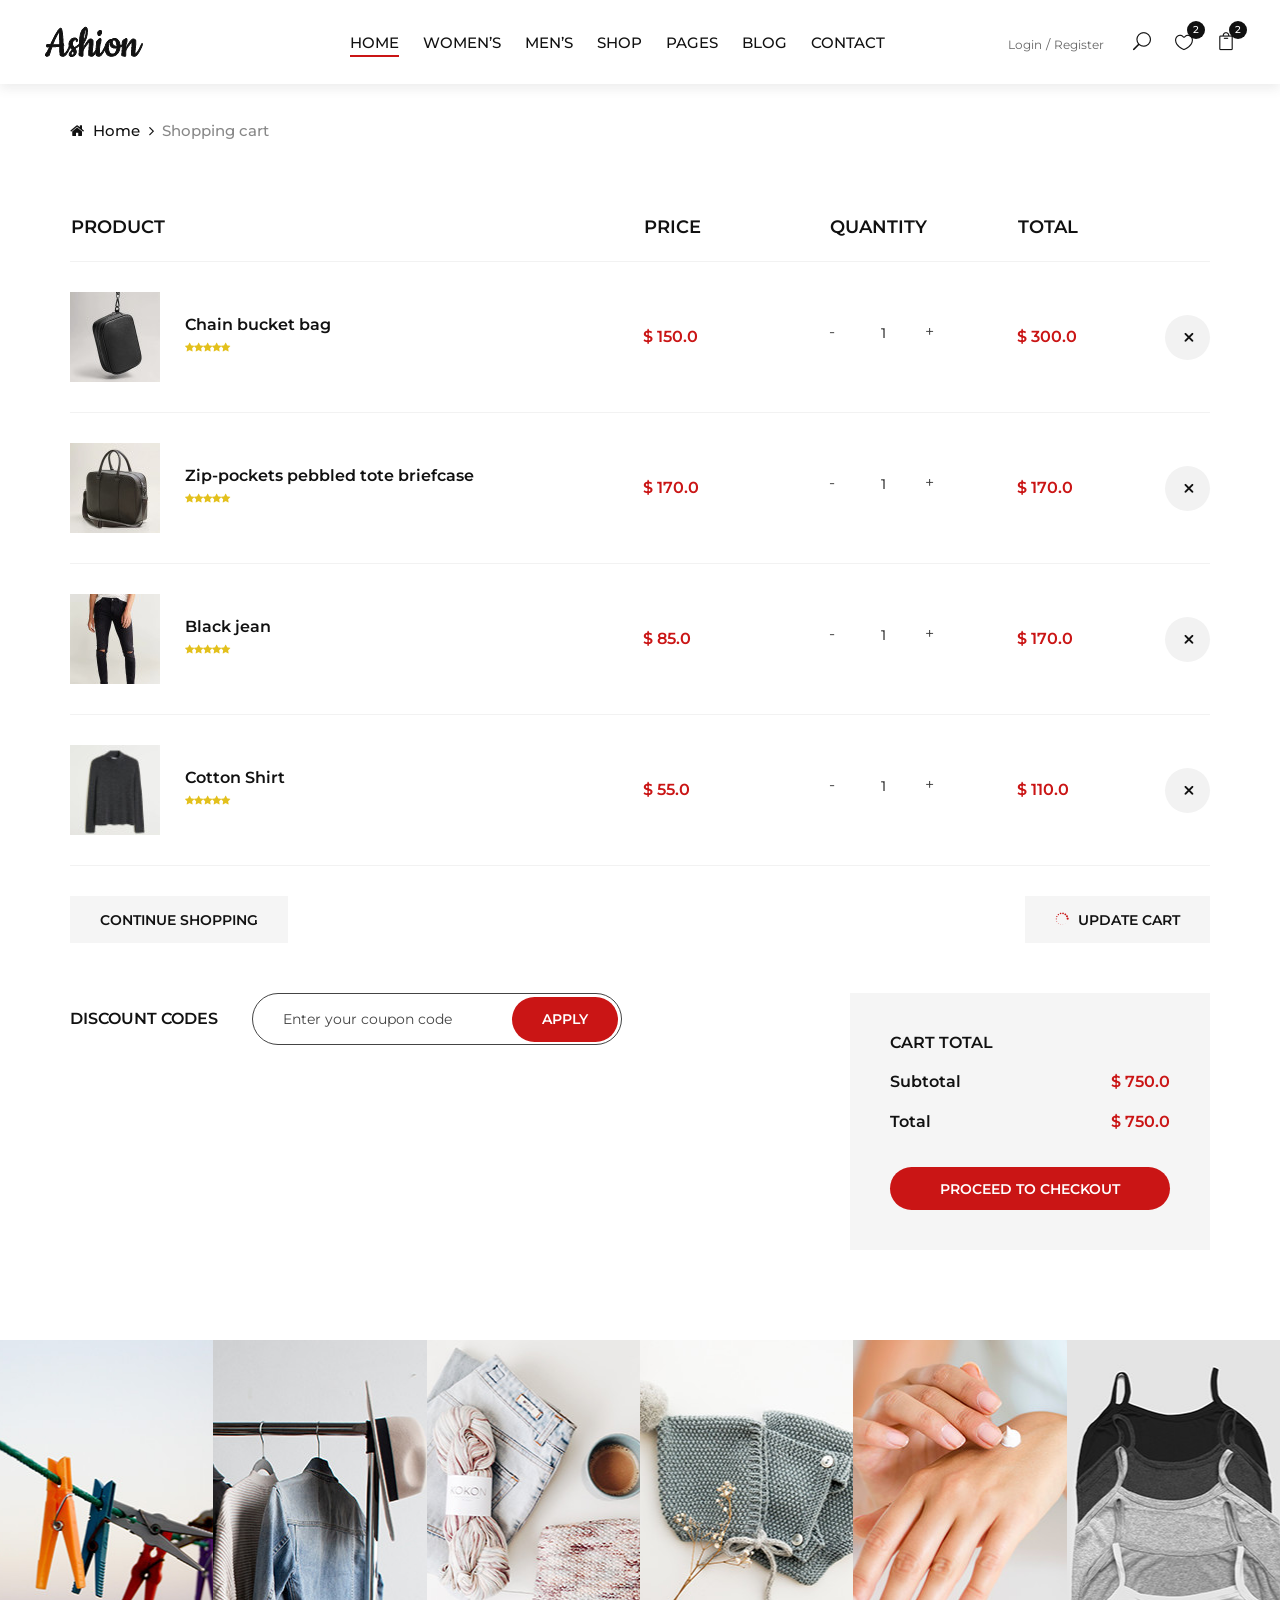
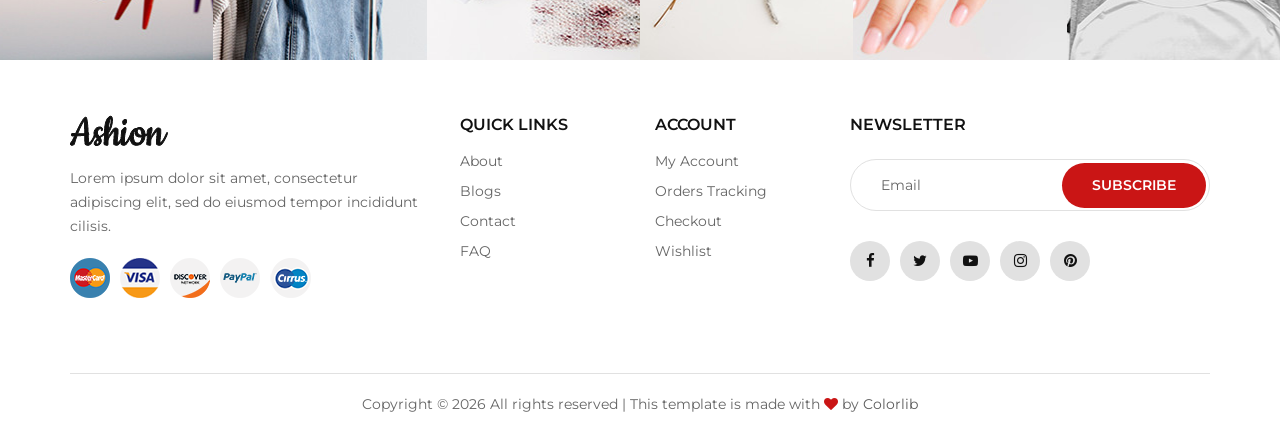
<file: shop-cart.html>
<!DOCTYPE html>
<html lang="zxx">

<head>
    <meta charset="UTF-8">
    <meta name="description" content="Ashion Template">
    <meta name="keywords" content="Ashion, unica, creative, html">
    <meta name="viewport" content="width=device-width, initial-scale=1.0">
    <meta http-equiv="X-UA-Compatible" content="ie=edge">
    <title>Ashion | Template</title>

    <!-- Google Font -->
    <link href="https://fonts.googleapis.com/css2?family=Cookie&display=swap" rel="stylesheet">
    <link href="https://fonts.googleapis.com/css2?family=Montserrat:wght@400;500;600;700;800;900&display=swap"
    rel="stylesheet">

    <!-- Css Styles -->
    <link rel="stylesheet" href="css/bootstrap.min.css" type="text/css">
    <link rel="stylesheet" href="css/font-awesome.min.css" type="text/css">
    <link rel="stylesheet" href="css/elegant-icons.css" type="text/css">
    <link rel="stylesheet" href="css/jquery-ui.min.css" type="text/css">
    <link rel="stylesheet" href="css/magnific-popup.css" type="text/css">
    <link rel="stylesheet" href="css/owl.carousel.min.css" type="text/css">
    <link rel="stylesheet" href="css/slicknav.min.css" type="text/css">
    <link rel="stylesheet" href="css/style.css" type="text/css">
</head>

<body>
    <!-- Page Preloder -->
    <div id="preloder">
        <div class="loader"></div>
    </div>

    <!-- Offcanvas Menu Begin -->
    <div class="offcanvas-menu-overlay"></div>
    <div class="offcanvas-menu-wrapper">
        <div class="offcanvas__close">+</div>
        <ul class="offcanvas__widget">
            <li><span class="icon_search search-switch"></span></li>
            <li><a href="#"><span class="icon_heart_alt"></span>
                <div class="tip">2</div>
            </a></li>
            <li><a href="#"><span class="icon_bag_alt"></span>
                <div class="tip">2</div>
            </a></li>
        </ul>
        <div class="offcanvas__logo">
            <a href="./index.html"><img src="img/logo.png" alt=""></a>
        </div>
        <div id="mobile-menu-wrap"></div>
        <div class="offcanvas__auth">
            <a href="#">Login</a>
            <a href="#">Register</a>
        </div>
    </div>
    <!-- Offcanvas Menu End -->

    <!-- Header Section Begin -->
    <header class="header">
        <div class="container-fluid">
            <div class="row">
                <div class="col-xl-3 col-lg-2">
                    <div class="header__logo">
                        <a href="./index.html"><img src="img/logo.png" alt=""></a>
                    </div>
                </div>
                <div class="col-xl-6 col-lg-7">
                    <nav class="header__menu">
                        <ul>
                            <li class="active"><a href="./index.html">Home</a></li>
                            <li><a href="#">Women’s</a></li>
                            <li><a href="#">Men’s</a></li>
                            <li><a href="./shop.html">Shop</a></li>
                            <li><a href="#">Pages</a>
                                <ul class="dropdown">
                                    <li><a href="./product-details.html">Product Details</a></li>
                                    <li><a href="./shop-cart.html">Shop Cart</a></li>
                                    <li><a href="./checkout.html">Checkout</a></li>
                                    <li><a href="./blog-details.html">Blog Details</a></li>
                                </ul>
                            </li>
                            <li><a href="./blog.html">Blog</a></li>
                            <li><a href="./contact.html">Contact</a></li>
                        </ul>
                    </nav>
                </div>
                <div class="col-lg-3">
                    <div class="header__right">
                        <div class="header__right__auth">
                            <a href="#">Login</a>
                            <a href="#">Register</a>
                        </div>
                        <ul class="header__right__widget">
                            <li><span class="icon_search search-switch"></span></li>
                            <li><a href="#"><span class="icon_heart_alt"></span>
                                <div class="tip">2</div>
                            </a></li>
                            <li><a href="#"><span class="icon_bag_alt"></span>
                                <div class="tip">2</div>
                            </a></li>
                        </ul>
                    </div>
                </div>
            </div>
            <div class="canvas__open">
                <i class="fa fa-bars"></i>
            </div>
        </div>
    </header>
    <!-- Header Section End -->

    <!-- Breadcrumb Begin -->
    <div class="breadcrumb-option">
        <div class="container">
            <div class="row">
                <div class="col-lg-12">
                    <div class="breadcrumb__links">
                        <a href="./index.html"><i class="fa fa-home"></i> Home</a>
                        <span>Shopping cart</span>
                    </div>
                </div>
            </div>
        </div>
    </div>
    <!-- Breadcrumb End -->

    <!-- Shop Cart Section Begin -->
    <section class="shop-cart spad">
        <div class="container">
            <div class="row">
                <div class="col-lg-12">
                    <div class="shop__cart__table">
                        <table>
                            <thead>
                                <tr>
                                    <th>Product</th>
                                    <th>Price</th>
                                    <th>Quantity</th>
                                    <th>Total</th>
                                    <th></th>
                                </tr>
                            </thead>
                            <tbody>
                                <tr>
                                    <td class="cart__product__item">
                                        <img src="img/shop-cart/cp-1.jpg" alt="">
                                        <div class="cart__product__item__title">
                                            <h6>Chain bucket bag</h6>
                                            <div class="rating">
                                                <i class="fa fa-star"></i>
                                                <i class="fa fa-star"></i>
                                                <i class="fa fa-star"></i>
                                                <i class="fa fa-star"></i>
                                                <i class="fa fa-star"></i>
                                            </div>
                                        </div>
                                    </td>
                                    <td class="cart__price">$ 150.0</td>
                                    <td class="cart__quantity">
                                        <div class="pro-qty">
                                            <input type="text" value="1">
                                        </div>
                                    </td>
                                    <td class="cart__total">$ 300.0</td>
                                    <td class="cart__close"><span class="icon_close"></span></td>
                                </tr>
                                <tr>
                                    <td class="cart__product__item">
                                        <img src="img/shop-cart/cp-2.jpg" alt="">
                                        <div class="cart__product__item__title">
                                            <h6>Zip-pockets pebbled tote briefcase</h6>
                                            <div class="rating">
                                                <i class="fa fa-star"></i>
                                                <i class="fa fa-star"></i>
                                                <i class="fa fa-star"></i>
                                                <i class="fa fa-star"></i>
                                                <i class="fa fa-star"></i>
                                            </div>
                                        </div>
                                    </td>
                                    <td class="cart__price">$ 170.0</td>
                                    <td class="cart__quantity">
                                        <div class="pro-qty">
                                            <input type="text" value="1">
                                        </div>
                                    </td>
                                    <td class="cart__total">$ 170.0</td>
                                    <td class="cart__close"><span class="icon_close"></span></td>
                                </tr>
                                <tr>
                                    <td class="cart__product__item">
                                        <img src="img/shop-cart/cp-3.jpg" alt="">
                                        <div class="cart__product__item__title">
                                            <h6>Black jean</h6>
                                            <div class="rating">
                                                <i class="fa fa-star"></i>
                                                <i class="fa fa-star"></i>
                                                <i class="fa fa-star"></i>
                                                <i class="fa fa-star"></i>
                                                <i class="fa fa-star"></i>
                                            </div>
                                        </div>
                                    </td>
                                    <td class="cart__price">$ 85.0</td>
                                    <td class="cart__quantity">
                                        <div class="pro-qty">
                                            <input type="text" value="1">
                                        </div>
                                    </td>
                                    <td class="cart__total">$ 170.0</td>
                                    <td class="cart__close"><span class="icon_close"></span></td>
                                </tr>
                                <tr>
                                    <td class="cart__product__item">
                                        <img src="img/shop-cart/cp-4.jpg" alt="">
                                        <div class="cart__product__item__title">
                                            <h6>Cotton Shirt</h6>
                                            <div class="rating">
                                                <i class="fa fa-star"></i>
                                                <i class="fa fa-star"></i>
                                                <i class="fa fa-star"></i>
                                                <i class="fa fa-star"></i>
                                                <i class="fa fa-star"></i>
                                            </div>
                                        </div>
                                    </td>
                                    <td class="cart__price">$ 55.0</td>
                                    <td class="cart__quantity">
                                        <div class="pro-qty">
                                            <input type="text" value="1">
                                        </div>
                                    </td>
                                    <td class="cart__total">$ 110.0</td>
                                    <td class="cart__close"><span class="icon_close"></span></td>
                                </tr>
                            </tbody>
                        </table>
                    </div>
                </div>
            </div>
            <div class="row">
                <div class="col-lg-6 col-md-6 col-sm-6">
                    <div class="cart__btn">
                        <a href="#">Continue Shopping</a>
                    </div>
                </div>
                <div class="col-lg-6 col-md-6 col-sm-6">
                    <div class="cart__btn update__btn">
                        <a href="#"><span class="icon_loading"></span> Update cart</a>
                    </div>
                </div>
            </div>
            <div class="row">
                <div class="col-lg-6">
                    <div class="discount__content">
                        <h6>Discount codes</h6>
                        <form action="#">
                            <input type="text" placeholder="Enter your coupon code">
                            <button type="submit" class="site-btn">Apply</button>
                        </form>
                    </div>
                </div>
                <div class="col-lg-4 offset-lg-2">
                    <div class="cart__total__procced">
                        <h6>Cart total</h6>
                        <ul>
                            <li>Subtotal <span>$ 750.0</span></li>
                            <li>Total <span>$ 750.0</span></li>
                        </ul>
                        <a href="#" class="primary-btn">Proceed to checkout</a>
                    </div>
                </div>
            </div>
        </div>
    </section>
    <!-- Shop Cart Section End -->

    <!-- Instagram Begin -->
    <div class="instagram">
        <div class="container-fluid">
            <div class="row">
                <div class="col-lg-2 col-md-4 col-sm-4 p-0">
                    <div class="instagram__item set-bg" data-setbg="img/instagram/insta-1.jpg">
                        <div class="instagram__text">
                            <i class="fa fa-instagram"></i>
                            <a href="#">@ ashion_shop</a>
                        </div>
                    </div>
                </div>
                <div class="col-lg-2 col-md-4 col-sm-4 p-0">
                    <div class="instagram__item set-bg" data-setbg="img/instagram/insta-2.jpg">
                        <div class="instagram__text">
                            <i class="fa fa-instagram"></i>
                            <a href="#">@ ashion_shop</a>
                        </div>
                    </div>
                </div>
                <div class="col-lg-2 col-md-4 col-sm-4 p-0">
                    <div class="instagram__item set-bg" data-setbg="img/instagram/insta-3.jpg">
                        <div class="instagram__text">
                            <i class="fa fa-instagram"></i>
                            <a href="#">@ ashion_shop</a>
                        </div>
                    </div>
                </div>
                <div class="col-lg-2 col-md-4 col-sm-4 p-0">
                    <div class="instagram__item set-bg" data-setbg="img/instagram/insta-4.jpg">
                        <div class="instagram__text">
                            <i class="fa fa-instagram"></i>
                            <a href="#">@ ashion_shop</a>
                        </div>
                    </div>
                </div>
                <div class="col-lg-2 col-md-4 col-sm-4 p-0">
                    <div class="instagram__item set-bg" data-setbg="img/instagram/insta-5.jpg">
                        <div class="instagram__text">
                            <i class="fa fa-instagram"></i>
                            <a href="#">@ ashion_shop</a>
                        </div>
                    </div>
                </div>
                <div class="col-lg-2 col-md-4 col-sm-4 p-0">
                    <div class="instagram__item set-bg" data-setbg="img/instagram/insta-6.jpg">
                        <div class="instagram__text">
                            <i class="fa fa-instagram"></i>
                            <a href="#">@ ashion_shop</a>
                        </div>
                    </div>
                </div>
            </div>
        </div>
    </div>
    <!-- Instagram End -->

    <!-- Footer Section Begin -->
    <footer class="footer">
        <div class="container">
            <div class="row">
                <div class="col-lg-4 col-md-6 col-sm-7">
                    <div class="footer__about">
                        <div class="footer__logo">
                            <a href="./index.html"><img src="img/logo.png" alt=""></a>
                        </div>
                        <p>Lorem ipsum dolor sit amet, consectetur adipiscing elit, sed do eiusmod tempor incididunt
                        cilisis.</p>
                        <div class="footer__payment">
                            <a href="#"><img src="img/payment/payment-1.png" alt=""></a>
                            <a href="#"><img src="img/payment/payment-2.png" alt=""></a>
                            <a href="#"><img src="img/payment/payment-3.png" alt=""></a>
                            <a href="#"><img src="img/payment/payment-4.png" alt=""></a>
                            <a href="#"><img src="img/payment/payment-5.png" alt=""></a>
                        </div>
                    </div>
                </div>
                <div class="col-lg-2 col-md-3 col-sm-5">
                    <div class="footer__widget">
                        <h6>Quick links</h6>
                        <ul>
                            <li><a href="#">About</a></li>
                            <li><a href="#">Blogs</a></li>
                            <li><a href="#">Contact</a></li>
                            <li><a href="#">FAQ</a></li>
                        </ul>
                    </div>
                </div>
                <div class="col-lg-2 col-md-3 col-sm-4">
                    <div class="footer__widget">
                        <h6>Account</h6>
                        <ul>
                            <li><a href="#">My Account</a></li>
                            <li><a href="#">Orders Tracking</a></li>
                            <li><a href="#">Checkout</a></li>
                            <li><a href="#">Wishlist</a></li>
                        </ul>
                    </div>
                </div>
                <div class="col-lg-4 col-md-8 col-sm-8">
                    <div class="footer__newslatter">
                        <h6>NEWSLETTER</h6>
                        <form action="#">
                            <input type="text" placeholder="Email">
                            <button type="submit" class="site-btn">Subscribe</button>
                        </form>
                        <div class="footer__social">
                            <a href="#"><i class="fa fa-facebook"></i></a>
                            <a href="#"><i class="fa fa-twitter"></i></a>
                            <a href="#"><i class="fa fa-youtube-play"></i></a>
                            <a href="#"><i class="fa fa-instagram"></i></a>
                            <a href="#"><i class="fa fa-pinterest"></i></a>
                        </div>
                    </div>
                </div>
            </div>
            <div class="row">
                <div class="col-lg-12">
                    <!-- Link back to Colorlib can't be removed. Template is licensed under CC BY 3.0. -->
                    <div class="footer__copyright__text">
                        <p>Copyright &copy; <script>document.write(new Date().getFullYear());</script> All rights reserved | This template is made with <i class="fa fa-heart" aria-hidden="true"></i> by <a href="https://colorlib.com" target="_blank">Colorlib</a></p>
                    </div>
                    <!-- Link back to Colorlib can't be removed. Template is licensed under CC BY 3.0. -->
                </div>
            </div>
        </div>
    </footer>
    <!-- Footer Section End -->

    <!-- Search Begin -->
    <div class="search-model">
        <div class="h-100 d-flex align-items-center justify-content-center">
            <div class="search-close-switch">+</div>
            <form class="search-model-form">
                <input type="text" id="search-input" placeholder="Search here.....">
            </form>
        </div>
    </div>
    <!-- Search End -->

    <!-- Js Plugins -->
    <script src="js/jquery-3.3.1.min.js"></script>
    <script src="js/bootstrap.min.js"></script>
    <script src="js/jquery.magnific-popup.min.js"></script>
    <script src="js/jquery-ui.min.js"></script>
    <script src="js/mixitup.min.js"></script>
    <script src="js/jquery.countdown.min.js"></script>
    <script src="js/jquery.slicknav.js"></script>
    <script src="js/owl.carousel.min.js"></script>
    <script src="js/jquery.nicescroll.min.js"></script>
    <script src="js/main.js"></script>
</body>

</html>
</file>
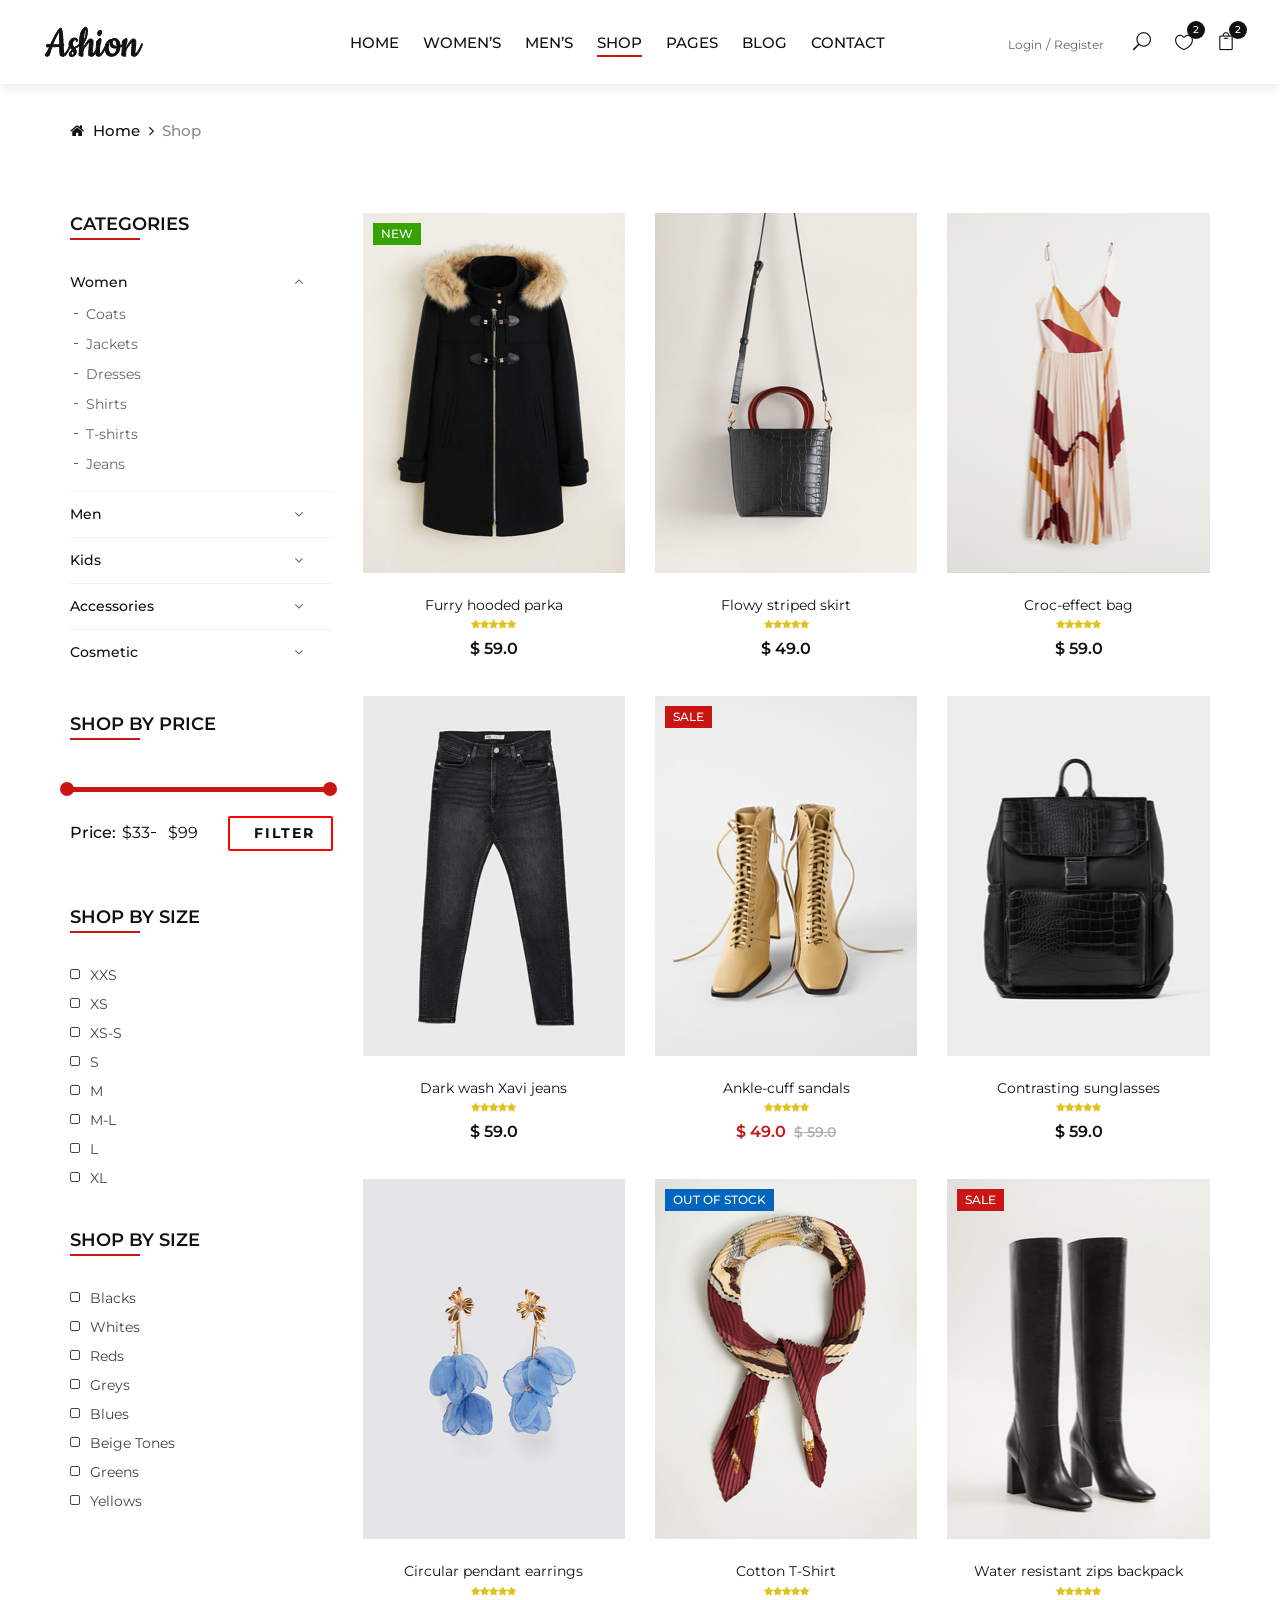
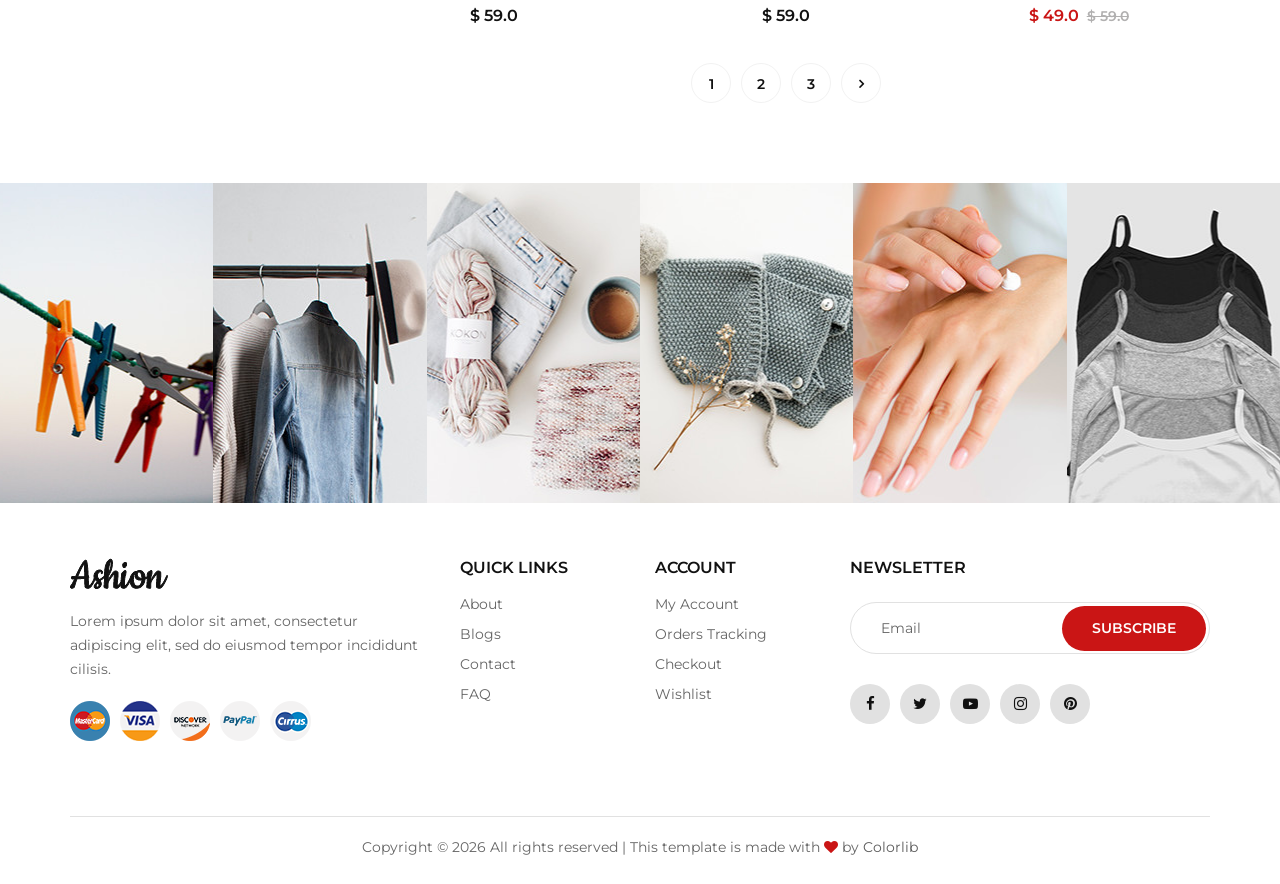
<file: shop.html>
<!DOCTYPE html>
<html lang="pt-br">

<head>
    <meta charset="UTF-8">
    <meta name="description" content="Ashion Template">
    <meta name="keywords" content="Ashion, unica, creative, html">
    <meta name="viewport" content="width=device-width, initial-scale=1.0">
    <meta http-equiv="X-UA-Compatible" content="ie=edge">
    <title>Ashion | Template</title>

    <!-- Google Font -->
    <link href="https://fonts.googleapis.com/css2?family=Cookie&display=swap" rel="stylesheet">
    <link href="https://fonts.googleapis.com/css2?family=Montserrat:wght@400;500;600;700;800;900&display=swap"
    rel="stylesheet">

    <!-- Css Styles -->
    <link rel="stylesheet" href="css/bootstrap.min.css" type="text/css">
    <link rel="stylesheet" href="css/font-awesome.min.css" type="text/css">
    <link rel="stylesheet" href="css/elegant-icons.css" type="text/css">
    <link rel="stylesheet" href="css/jquery-ui.min.css" type="text/css">
    <link rel="stylesheet" href="css/magnific-popup.css" type="text/css">
    <link rel="stylesheet" href="css/owl.carousel.min.css" type="text/css">
    <link rel="stylesheet" href="css/slicknav.min.css" type="text/css">
    <link rel="stylesheet" href="css/style.css" type="text/css">
</head>

<body>
    <!-- Page Preloder -->
    <div id="preloder">
        <div class="loader"></div>
    </div>

    <!-- Offcanvas Menu Begin -->
    <div class="offcanvas-menu-overlay"></div>
    <div class="offcanvas-menu-wrapper">
        <div class="offcanvas__close">+</div>
        <ul class="offcanvas__widget">
            <li><span class="icon_search search-switch"></span></li>
            <li><a href="#"><span class="icon_heart_alt"></span>
                <div class="tip">2</div>
            </a></li>
            <li><a href="#"><span class="icon_bag_alt"></span>
                <div class="tip">2</div>
            </a></li>
        </ul>
        <div class="offcanvas__logo">
            <a href="./index.html"><img src="img/logo.png" alt=""></a>
        </div>
        <div id="mobile-menu-wrap"></div>
        <div class="offcanvas__auth">
            <a href="#">Login</a>
            <a href="#">Register</a>
        </div>
    </div>
    <!-- Offcanvas Menu End -->

    <!-- Header Section Begin -->
    <header class="header">
        <div class="container-fluid">
            <div class="row">
                <div class="col-xl-3 col-lg-2">
                    <div class="header__logo">
                        <a href="./index.html"><img src="img/logo.png" alt=""></a>
                    </div>
                </div>
                <div class="col-xl-6 col-lg-7">
                    <nav class="header__menu">
                        <ul>
                            <li><a href="./index.html">Home</a></li>
                            <li><a href="#">Women’s</a></li>
                            <li><a href="#">Men’s</a></li>
                            <li class="active"><a href="./shop.html">Shop</a></li>
                            <li><a href="#">Pages</a>
                                <ul class="dropdown">
                                    <li><a href="./product-details.html">Product Details</a></li>
                                    <li><a href="./shop-cart.html">Shop Cart</a></li>
                                    <li><a href="./checkout.html">Checkout</a></li>
                                    <li><a href="./blog-details.html">Blog Details</a></li>
                                </ul>
                            </li>
                            <li><a href="./blog.html">Blog</a></li>
                            <li><a href="./contact.html">Contact</a></li>
                        </ul>
                    </nav>
                </div>
                <div class="col-lg-3">
                    <div class="header__right">
                        <div class="header__right__auth">
                            <a href="#">Login</a>
                            <a href="#">Register</a>
                        </div>
                        <ul class="header__right__widget">
                            <li><span class="icon_search search-switch"></span></li>
                            <li><a href="#"><span class="icon_heart_alt"></span>
                                <div class="tip">2</div>
                            </a></li>
                            <li><a href="#"><span class="icon_bag_alt"></span>
                                <div class="tip">2</div>
                            </a></li>
                        </ul>
                    </div>
                </div>
            </div>
            <div class="canvas__open">
                <i class="fa fa-bars"></i>
            </div>
        </div>
    </header>
    <!-- Header Section End -->

    <!-- Breadcrumb Begin -->
    <div class="breadcrumb-option">
        <div class="container">
            <div class="row">
                <div class="col-lg-12">
                    <div class="breadcrumb__links">
                        <a href="./index.html"><i class="fa fa-home"></i> Home</a>
                        <span>Shop</span>
                    </div>
                </div>
            </div>
        </div>
    </div>
    <!-- Breadcrumb End -->

    <!-- Shop Section Begin -->
    <section class="shop spad">
        <div class="container">
            <div class="row">
                <div class="col-lg-3 col-md-3">
                    <div class="shop__sidebar">
                        <div class="sidebar__categories">
                            <div class="section-title">
                                <h4>Categories</h4>
                            </div>
                            <div class="categories__accordion">
                                <div class="accordion" id="accordionExample">
                                    <div class="card">
                                        <div class="card-heading active">
                                            <a data-toggle="collapse" data-target="#collapseOne">Women</a>
                                        </div>
                                        <div id="collapseOne" class="collapse show" data-parent="#accordionExample">
                                            <div class="card-body">
                                                <ul>
                                                    <li><a href="#">Coats</a></li>
                                                    <li><a href="#">Jackets</a></li>
                                                    <li><a href="#">Dresses</a></li>
                                                    <li><a href="#">Shirts</a></li>
                                                    <li><a href="#">T-shirts</a></li>
                                                    <li><a href="#">Jeans</a></li>
                                                </ul>
                                            </div>
                                        </div>
                                    </div>
                                    <div class="card">
                                        <div class="card-heading">
                                            <a data-toggle="collapse" data-target="#collapseTwo">Men</a>
                                        </div>
                                        <div id="collapseTwo" class="collapse" data-parent="#accordionExample">
                                            <div class="card-body">
                                                <ul>
                                                    <li><a href="#">Coats</a></li>
                                                    <li><a href="#">Jackets</a></li>
                                                    <li><a href="#">Dresses</a></li>
                                                    <li><a href="#">Shirts</a></li>
                                                    <li><a href="#">T-shirts</a></li>
                                                    <li><a href="#">Jeans</a></li>
                                                </ul>
                                            </div>
                                        </div>
                                    </div>
                                    <div class="card">
                                        <div class="card-heading">
                                            <a data-toggle="collapse" data-target="#collapseThree">Kids</a>
                                        </div>
                                        <div id="collapseThree" class="collapse" data-parent="#accordionExample">
                                            <div class="card-body">
                                                <ul>
                                                    <li><a href="#">Coats</a></li>
                                                    <li><a href="#">Jackets</a></li>
                                                    <li><a href="#">Dresses</a></li>
                                                    <li><a href="#">Shirts</a></li>
                                                    <li><a href="#">T-shirts</a></li>
                                                    <li><a href="#">Jeans</a></li>
                                                </ul>
                                            </div>
                                        </div>
                                    </div>
                                    <div class="card">
                                        <div class="card-heading">
                                            <a data-toggle="collapse" data-target="#collapseFour">Accessories</a>
                                        </div>
                                        <div id="collapseFour" class="collapse" data-parent="#accordionExample">
                                            <div class="card-body">
                                                <ul>
                                                    <li><a href="#">Coats</a></li>
                                                    <li><a href="#">Jackets</a></li>
                                                    <li><a href="#">Dresses</a></li>
                                                    <li><a href="#">Shirts</a></li>
                                                    <li><a href="#">T-shirts</a></li>
                                                    <li><a href="#">Jeans</a></li>
                                                </ul>
                                            </div>
                                        </div>
                                    </div>
                                    <div class="card">
                                        <div class="card-heading">
                                            <a data-toggle="collapse" data-target="#collapseFive">Cosmetic</a>
                                        </div>
                                        <div id="collapseFive" class="collapse" data-parent="#accordionExample">
                                            <div class="card-body">
                                                <ul>
                                                    <li><a href="#">Coats</a></li>
                                                    <li><a href="#">Jackets</a></li>
                                                    <li><a href="#">Dresses</a></li>
                                                    <li><a href="#">Shirts</a></li>
                                                    <li><a href="#">T-shirts</a></li>
                                                    <li><a href="#">Jeans</a></li>
                                                </ul>
                                            </div>
                                        </div>
                                    </div>
                                </div>
                            </div>
                        </div>
                        <div class="sidebar__filter">
                            <div class="section-title">
                                <h4>Shop by price</h4>
                            </div>
                            <div class="filter-range-wrap">
                                <div class="price-range ui-slider ui-corner-all ui-slider-horizontal ui-widget ui-widget-content"
                                data-min="33" data-max="99"></div>
                                <div class="range-slider">
                                    <div class="price-input">
                                        <p>Price:</p>
                                        <input type="text" id="minamount">
                                        <input type="text" id="maxamount">
                                    </div>
                                </div>
                            </div>
                            <a href="#">Filter</a>
                        </div>
                        <div class="sidebar__sizes">
                            <div class="section-title">
                                <h4>Shop by size</h4>
                            </div>
                            <div class="size__list">
                                <label for="xxs">
                                    xxs
                                    <input type="checkbox" id="xxs">
                                    <span class="checkmark"></span>
                                </label>
                                <label for="xs">
                                    xs
                                    <input type="checkbox" id="xs">
                                    <span class="checkmark"></span>
                                </label>
                                <label for="xss">
                                    xs-s
                                    <input type="checkbox" id="xss">
                                    <span class="checkmark"></span>
                                </label>
                                <label for="s">
                                    s
                                    <input type="checkbox" id="s">
                                    <span class="checkmark"></span>
                                </label>
                                <label for="m">
                                    m
                                    <input type="checkbox" id="m">
                                    <span class="checkmark"></span>
                                </label>
                                <label for="ml">
                                    m-l
                                    <input type="checkbox" id="ml">
                                    <span class="checkmark"></span>
                                </label>
                                <label for="l">
                                    l
                                    <input type="checkbox" id="l">
                                    <span class="checkmark"></span>
                                </label>
                                <label for="xl">
                                    xl
                                    <input type="checkbox" id="xl">
                                    <span class="checkmark"></span>
                                </label>
                            </div>
                        </div>
                        <div class="sidebar__color">
                            <div class="section-title">
                                <h4>Shop by size</h4>
                            </div>
                            <div class="size__list color__list">
                                <label for="black">
                                    Blacks
                                    <input type="checkbox" id="black">
                                    <span class="checkmark"></span>
                                </label>
                                <label for="whites">
                                    Whites
                                    <input type="checkbox" id="whites">
                                    <span class="checkmark"></span>
                                </label>
                                <label for="reds">
                                    Reds
                                    <input type="checkbox" id="reds">
                                    <span class="checkmark"></span>
                                </label>
                                <label for="greys">
                                    Greys
                                    <input type="checkbox" id="greys">
                                    <span class="checkmark"></span>
                                </label>
                                <label for="blues">
                                    Blues
                                    <input type="checkbox" id="blues">
                                    <span class="checkmark"></span>
                                </label>
                                <label for="beige">
                                    Beige Tones
                                    <input type="checkbox" id="beige">
                                    <span class="checkmark"></span>
                                </label>
                                <label for="greens">
                                    Greens
                                    <input type="checkbox" id="greens">
                                    <span class="checkmark"></span>
                                </label>
                                <label for="yellows">
                                    Yellows
                                    <input type="checkbox" id="yellows">
                                    <span class="checkmark"></span>
                                </label>
                            </div>
                        </div>
                    </div>
                </div>
                <div class="col-lg-9 col-md-9">
                    <div class="row">
                        <div class="col-lg-4 col-md-6">
                            <div class="product__item">
                                <div class="product__item__pic set-bg" data-setbg="img/shop/shop-1.jpg">
                                    <div class="label new">New</div>
                                    <ul class="product__hover">
                                        <li><a href="img/shop/shop-1.jpg" class="image-popup"><span class="arrow_expand"></span></a></li>
                                        <li><a href="#"><span class="icon_heart_alt"></span></a></li>
                                        <li><a href="#"><span class="icon_bag_alt"></span></a></li>
                                    </ul>
                                </div>
                                <div class="product__item__text">
                                    <h6><a href="#">Furry hooded parka</a></h6>
                                    <div class="rating">
                                        <i class="fa fa-star"></i>
                                        <i class="fa fa-star"></i>
                                        <i class="fa fa-star"></i>
                                        <i class="fa fa-star"></i>
                                        <i class="fa fa-star"></i>
                                    </div>
                                    <div class="product__price">$ 59.0</div>
                                </div>
                            </div>
                        </div>
                        <div class="col-lg-4 col-md-6">
                            <div class="product__item">
                                <div class="product__item__pic set-bg" data-setbg="img/shop/shop-2.jpg">
                                    <ul class="product__hover">
                                        <li><a href="img/shop/shop-2.jpg" class="image-popup"><span class="arrow_expand"></span></a></li>
                                        <li><a href="#"><span class="icon_heart_alt"></span></a></li>
                                        <li><a href="#"><span class="icon_bag_alt"></span></a></li>
                                    </ul>
                                </div>
                                <div class="product__item__text">
                                    <h6><a href="#">Flowy striped skirt</a></h6>
                                    <div class="rating">
                                        <i class="fa fa-star"></i>
                                        <i class="fa fa-star"></i>
                                        <i class="fa fa-star"></i>
                                        <i class="fa fa-star"></i>
                                        <i class="fa fa-star"></i>
                                    </div>
                                    <div class="product__price">$ 49.0</div>
                                </div>
                            </div>
                        </div>
                        <div class="col-lg-4 col-md-6">
                            <div class="product__item">
                                <div class="product__item__pic set-bg" data-setbg="img/shop/shop-3.jpg">
                                    <ul class="product__hover">
                                        <li><a href="img/shop/shop-3.jpg" class="image-popup"><span class="arrow_expand"></span></a></li>
                                        <li><a href="#"><span class="icon_heart_alt"></span></a></li>
                                        <li><a href="#"><span class="icon_bag_alt"></span></a></li>
                                    </ul>
                                </div>
                                <div class="product__item__text">
                                    <h6><a href="#">Croc-effect bag</a></h6>
                                    <div class="rating">
                                        <i class="fa fa-star"></i>
                                        <i class="fa fa-star"></i>
                                        <i class="fa fa-star"></i>
                                        <i class="fa fa-star"></i>
                                        <i class="fa fa-star"></i>
                                    </div>
                                    <div class="product__price">$ 59.0</div>
                                </div>
                            </div>
                        </div>
                        <div class="col-lg-4 col-md-6">
                            <div class="product__item">
                                <div class="product__item__pic set-bg" data-setbg="img/shop/shop-4.jpg">
                                    <ul class="product__hover">
                                        <li><a href="img/shop/shop-4.jpg" class="image-popup"><span class="arrow_expand"></span></a></li>
                                        <li><a href="#"><span class="icon_heart_alt"></span></a></li>
                                        <li><a href="#"><span class="icon_bag_alt"></span></a></li>
                                    </ul>
                                </div>
                                <div class="product__item__text">
                                    <h6><a href="#">Dark wash Xavi jeans</a></h6>
                                    <div class="rating">
                                        <i class="fa fa-star"></i>
                                        <i class="fa fa-star"></i>
                                        <i class="fa fa-star"></i>
                                        <i class="fa fa-star"></i>
                                        <i class="fa fa-star"></i>
                                    </div>
                                    <div class="product__price">$ 59.0</div>
                                </div>
                            </div>
                        </div>
                        <div class="col-lg-4 col-md-6">
                            <div class="product__item sale">
                                <div class="product__item__pic set-bg" data-setbg="img/shop/shop-5.jpg">
                                    <div class="label">Sale</div>
                                    <ul class="product__hover">
                                        <li><a href="img/shop/shop-5.jpg" class="image-popup"><span class="arrow_expand"></span></a></li>
                                        <li><a href="#"><span class="icon_heart_alt"></span></a></li>
                                        <li><a href="#"><span class="icon_bag_alt"></span></a></li>
                                    </ul>
                                </div>
                                <div class="product__item__text">
                                    <h6><a href="#">Ankle-cuff sandals</a></h6>
                                    <div class="rating">
                                        <i class="fa fa-star"></i>
                                        <i class="fa fa-star"></i>
                                        <i class="fa fa-star"></i>
                                        <i class="fa fa-star"></i>
                                        <i class="fa fa-star"></i>
                                    </div>
                                    <div class="product__price">$ 49.0 <span>$ 59.0</span></div>
                                </div>
                            </div>
                        </div>
                        <div class="col-lg-4 col-md-6">
                            <div class="product__item">
                                <div class="product__item__pic set-bg" data-setbg="img/shop/shop-6.jpg">
                                    <ul class="product__hover">
                                        <li><a href="img/shop/shop-6.jpg" class="image-popup"><span class="arrow_expand"></span></a></li>
                                        <li><a href="#"><span class="icon_heart_alt"></span></a></li>
                                        <li><a href="#"><span class="icon_bag_alt"></span></a></li>
                                    </ul>
                                </div>
                                <div class="product__item__text">
                                    <h6><a href="#">Contrasting sunglasses</a></h6>
                                    <div class="rating">
                                        <i class="fa fa-star"></i>
                                        <i class="fa fa-star"></i>
                                        <i class="fa fa-star"></i>
                                        <i class="fa fa-star"></i>
                                        <i class="fa fa-star"></i>
                                    </div>
                                    <div class="product__price">$ 59.0</div>
                                </div>
                            </div>
                        </div>
                        <div class="col-lg-4 col-md-6">
                            <div class="product__item">
                                <div class="product__item__pic set-bg" data-setbg="img/shop/shop-7.jpg">
                                    <ul class="product__hover">
                                        <li><a href="img/shop/shop-7.jpg" class="image-popup"><span class="arrow_expand"></span></a></li>
                                        <li><a href="#"><span class="icon_heart_alt"></span></a></li>
                                        <li><a href="#"><span class="icon_bag_alt"></span></a></li>
                                    </ul>
                                </div>
                                <div class="product__item__text">
                                    <h6><a href="#">Circular pendant earrings</a></h6>
                                    <div class="rating">
                                        <i class="fa fa-star"></i>
                                        <i class="fa fa-star"></i>
                                        <i class="fa fa-star"></i>
                                        <i class="fa fa-star"></i>
                                        <i class="fa fa-star"></i>
                                    </div>
                                    <div class="product__price">$ 59.0</div>
                                </div>
                            </div>
                        </div>
                        <div class="col-lg-4 col-md-6">
                            <div class="product__item">
                                <div class="product__item__pic set-bg" data-setbg="img/shop/shop-8.jpg">
                                    <div class="label stockout stockblue">Out Of Stock</div>
                                    <ul class="product__hover">
                                        <li><a href="img/shop/shop-8.jpg" class="image-popup"><span class="arrow_expand"></span></a></li>
                                        <li><a href="#"><span class="icon_heart_alt"></span></a></li>
                                        <li><a href="#"><span class="icon_bag_alt"></span></a></li>
                                    </ul>
                                </div>
                                <div class="product__item__text">
                                    <h6><a href="#">Cotton T-Shirt</a></h6>
                                    <div class="rating">
                                        <i class="fa fa-star"></i>
                                        <i class="fa fa-star"></i>
                                        <i class="fa fa-star"></i>
                                        <i class="fa fa-star"></i>
                                        <i class="fa fa-star"></i>
                                    </div>
                                    <div class="product__price">$ 59.0</div>
                                </div>
                            </div>
                        </div>
                        <div class="col-lg-4 col-md-6">
                            <div class="product__item sale">
                                <div class="product__item__pic set-bg" data-setbg="img/shop/shop-9.jpg">
                                    <div class="label">Sale</div>
                                    <ul class="product__hover">
                                        <li><a href="img/shop/shop-9.jpg" class="image-popup"><span class="arrow_expand"></span></a></li>
                                        <li><a href="#"><span class="icon_heart_alt"></span></a></li>
                                        <li><a href="#"><span class="icon_bag_alt"></span></a></li>
                                    </ul>
                                </div>
                                <div class="product__item__text">
                                    <h6><a href="#">Water resistant zips backpack</a></h6>
                                    <div class="rating">
                                        <i class="fa fa-star"></i>
                                        <i class="fa fa-star"></i>
                                        <i class="fa fa-star"></i>
                                        <i class="fa fa-star"></i>
                                        <i class="fa fa-star"></i>
                                    </div>
                                    <div class="product__price">$ 49.0 <span>$ 59.0</span></div>
                                </div>
                            </div>
                        </div>
                        <div class="col-lg-12 text-center">
                            <div class="pagination__option">
                                <a href="#">1</a>
                                <a href="#">2</a>
                                <a href="#">3</a>
                                <a href="#"><i class="fa fa-angle-right"></i></a>
                            </div>
                        </div>
                    </div>
                </div>
            </div>
        </div>
    </section>
    <!-- Shop Section End -->

    <!-- Instagram Begin -->
    <div class="instagram">
        <div class="container-fluid">
            <div class="row">
                <div class="col-lg-2 col-md-4 col-sm-4 p-0">
                    <div class="instagram__item set-bg" data-setbg="img/instagram/insta-1.jpg">
                        <div class="instagram__text">
                            <i class="fa fa-instagram"></i>
                            <a href="#">@ ashion_shop</a>
                        </div>
                    </div>
                </div>
                <div class="col-lg-2 col-md-4 col-sm-4 p-0">
                    <div class="instagram__item set-bg" data-setbg="img/instagram/insta-2.jpg">
                        <div class="instagram__text">
                            <i class="fa fa-instagram"></i>
                            <a href="#">@ ashion_shop</a>
                        </div>
                    </div>
                </div>
                <div class="col-lg-2 col-md-4 col-sm-4 p-0">
                    <div class="instagram__item set-bg" data-setbg="img/instagram/insta-3.jpg">
                        <div class="instagram__text">
                            <i class="fa fa-instagram"></i>
                            <a href="#">@ ashion_shop</a>
                        </div>
                    </div>
                </div>
                <div class="col-lg-2 col-md-4 col-sm-4 p-0">
                    <div class="instagram__item set-bg" data-setbg="img/instagram/insta-4.jpg">
                        <div class="instagram__text">
                            <i class="fa fa-instagram"></i>
                            <a href="#">@ ashion_shop</a>
                        </div>
                    </div>
                </div>
                <div class="col-lg-2 col-md-4 col-sm-4 p-0">
                    <div class="instagram__item set-bg" data-setbg="img/instagram/insta-5.jpg">
                        <div class="instagram__text">
                            <i class="fa fa-instagram"></i>
                            <a href="#">@ ashion_shop</a>
                        </div>
                    </div>
                </div>
                <div class="col-lg-2 col-md-4 col-sm-4 p-0">
                    <div class="instagram__item set-bg" data-setbg="img/instagram/insta-6.jpg">
                        <div class="instagram__text">
                            <i class="fa fa-instagram"></i>
                            <a href="#">@ ashion_shop</a>
                        </div>
                    </div>
                </div>
            </div>
        </div>
    </div>
    <!-- Instagram End -->

    <!-- Footer Section Begin -->
    <footer class="footer">
        <div class="container">
            <div class="row">
                <div class="col-lg-4 col-md-6 col-sm-7">
                    <div class="footer__about">
                        <div class="footer__logo">
                            <a href="./index.html"><img src="img/logo.png" alt=""></a>
                        </div>
                        <p>Lorem ipsum dolor sit amet, consectetur adipiscing elit, sed do eiusmod tempor incididunt
                        cilisis.</p>
                        <div class="footer__payment">
                            <a href="#"><img src="img/payment/payment-1.png" alt=""></a>
                            <a href="#"><img src="img/payment/payment-2.png" alt=""></a>
                            <a href="#"><img src="img/payment/payment-3.png" alt=""></a>
                            <a href="#"><img src="img/payment/payment-4.png" alt=""></a>
                            <a href="#"><img src="img/payment/payment-5.png" alt=""></a>
                        </div>
                    </div>
                </div>
                <div class="col-lg-2 col-md-3 col-sm-5">
                    <div class="footer__widget">
                        <h6>Quick links</h6>
                        <ul>
                            <li><a href="#">About</a></li>
                            <li><a href="#">Blogs</a></li>
                            <li><a href="#">Contact</a></li>
                            <li><a href="#">FAQ</a></li>
                        </ul>
                    </div>
                </div>
                <div class="col-lg-2 col-md-3 col-sm-4">
                    <div class="footer__widget">
                        <h6>Account</h6>
                        <ul>
                            <li><a href="#">My Account</a></li>
                            <li><a href="#">Orders Tracking</a></li>
                            <li><a href="#">Checkout</a></li>
                            <li><a href="#">Wishlist</a></li>
                        </ul>
                    </div>
                </div>
                <div class="col-lg-4 col-md-8 col-sm-8">
                    <div class="footer__newslatter">
                        <h6>NEWSLETTER</h6>
                        <form action="#">
                            <input type="text" placeholder="Email">
                            <button type="submit" class="site-btn">Subscribe</button>
                        </form>
                        <div class="footer__social">
                            <a href="#"><i class="fa fa-facebook"></i></a>
                            <a href="#"><i class="fa fa-twitter"></i></a>
                            <a href="#"><i class="fa fa-youtube-play"></i></a>
                            <a href="#"><i class="fa fa-instagram"></i></a>
                            <a href="#"><i class="fa fa-pinterest"></i></a>
                        </div>
                    </div>
                </div>
            </div>
            <div class="row">
                <div class="col-lg-12">
                    <!-- Link back to Colorlib can't be removed. Template is licensed under CC BY 3.0. -->
                    <div class="footer__copyright__text">
                        <p>Copyright &copy; <script>document.write(new Date().getFullYear());</script> All rights reserved | This template is made with <i class="fa fa-heart" aria-hidden="true"></i> by <a href="https://colorlib.com" target="_blank">Colorlib</a></p>
                    </div>
                    <!-- Link back to Colorlib can't be removed. Template is licensed under CC BY 3.0. -->
                </div>
            </div>
        </div>
    </footer>
    <!-- Footer Section End -->

    <!-- Search Begin -->
    <div class="search-model">
        <div class="h-100 d-flex align-items-center justify-content-center">
            <div class="search-close-switch">+</div>
            <form class="search-model-form">
                <input type="text" id="search-input" placeholder="Search here.....">
            </form>
        </div>
    </div>
    <!-- Search End -->

    <!-- Js Plugins -->
    <script src="js/jquery-3.3.1.min.js"></script>
    <script src="js/bootstrap.min.js"></script>
    <script src="js/jquery.magnific-popup.min.js"></script>
    <script src="js/jquery-ui.min.js"></script>
    <script src="js/mixitup.min.js"></script>
    <script src="js/jquery.countdown.min.js"></script>
    <script src="js/jquery.slicknav.js"></script>
    <script src="js/owl.carousel.min.js"></script>
    <script src="js/jquery.nicescroll.min.js"></script>
    <script src="js/main.js"></script>
</body>

</html>
</file>
<file: css/elegant-icons.css>
@font-face {
	font-family: 'ElegantIcons';
	src:url('../fonts/ElegantIcons.eot');
	src:url('../fonts/ElegantIcons.eot?#iefix') format('embedded-opentype'),
		url('../fonts/ElegantIcons.woff') format('woff'),
		url('../fonts/ElegantIcons.ttf') format('truetype'),
		url('../fonts/ElegantIcons.svg#ElegantIcons') format('svg');
	font-weight: normal;
	font-style: normal;
}

/* Use the following CSS code if you want to use data attributes for inserting your icons */
[data-icon]:before {
	font-family: 'ElegantIcons';
	content: attr(data-icon);
	speak: none;
	font-weight: normal;
	font-variant: normal;
	text-transform: none;
	line-height: 1;
	-webkit-font-smoothing: antialiased;
	-moz-osx-font-smoothing: grayscale;
}

/* Use the following CSS code if you want to have a class per icon */
/*
Instead of a list of all class selectors,
you can use the generic selector below, but it's slower:
[class*="your-class-prefix"] {
*/
.arrow_up, .arrow_down, .arrow_left, .arrow_right, .arrow_left-up, .arrow_right-up, .arrow_right-down, .arrow_left-down, .arrow-up-down, .arrow_up-down_alt, .arrow_left-right_alt, .arrow_left-right, .arrow_expand_alt2, .arrow_expand_alt, .arrow_condense, .arrow_expand, .arrow_move, .arrow_carrot-up, .arrow_carrot-down, .arrow_carrot-left, .arrow_carrot-right, .arrow_carrot-2up, .arrow_carrot-2down, .arrow_carrot-2left, .arrow_carrot-2right, .arrow_carrot-up_alt2, .arrow_carrot-down_alt2, .arrow_carrot-left_alt2, .arrow_carrot-right_alt2, .arrow_carrot-2up_alt2, .arrow_carrot-2down_alt2, .arrow_carrot-2left_alt2, .arrow_carrot-2right_alt2, .arrow_triangle-up, .arrow_triangle-down, .arrow_triangle-left, .arrow_triangle-right, .arrow_triangle-up_alt2, .arrow_triangle-down_alt2, .arrow_triangle-left_alt2, .arrow_triangle-right_alt2, .arrow_back, .icon_minus-06, .icon_plus, .icon_close, .icon_check, .icon_minus_alt2, .icon_plus_alt2, .icon_close_alt2, .icon_check_alt2, .icon_zoom-out_alt, .icon_zoom-in_alt, .icon_search, .icon_box-empty, .icon_box-selected, .icon_minus-box, .icon_plus-box, .icon_box-checked, .icon_circle-empty, .icon_circle-slelected, .icon_stop_alt2, .icon_stop, .icon_pause_alt2, .icon_pause, .icon_menu, .icon_menu-square_alt2, .icon_menu-circle_alt2, .icon_ul, .icon_ol, .icon_adjust-horiz, .icon_adjust-vert, .icon_document_alt, .icon_documents_alt, .icon_pencil, .icon_pencil-edit_alt, .icon_pencil-edit, .icon_folder-alt, .icon_folder-open_alt, .icon_folder-add_alt, .icon_info_alt, .icon_error-oct_alt, .icon_error-circle_alt, .icon_error-triangle_alt, .icon_question_alt2, .icon_question, .icon_comment_alt, .icon_chat_alt, .icon_vol-mute_alt, .icon_volume-low_alt, .icon_volume-high_alt, .icon_quotations, .icon_quotations_alt2, .icon_clock_alt, .icon_lock_alt, .icon_lock-open_alt, .icon_key_alt, .icon_cloud_alt, .icon_cloud-upload_alt, .icon_cloud-download_alt, .icon_image, .icon_images, .icon_lightbulb_alt, .icon_gift_alt, .icon_house_alt, .icon_genius, .icon_mobile, .icon_tablet, .icon_laptop, .icon_desktop, .icon_camera_alt, .icon_mail_alt, .icon_cone_alt, .icon_ribbon_alt, .icon_bag_alt, .icon_creditcard, .icon_cart_alt, .icon_paperclip, .icon_tag_alt, .icon_tags_alt, .icon_trash_alt, .icon_cursor_alt, .icon_mic_alt, .icon_compass_alt, .icon_pin_alt, .icon_pushpin_alt, .icon_map_alt, .icon_drawer_alt, .icon_toolbox_alt, .icon_book_alt, .icon_calendar, .icon_film, .icon_table, .icon_contacts_alt, .icon_headphones, .icon_lifesaver, .icon_piechart, .icon_refresh, .icon_link_alt, .icon_link, .icon_loading, .icon_blocked, .icon_archive_alt, .icon_heart_alt, .icon_star_alt, .icon_star-half_alt, .icon_star, .icon_star-half, .icon_tools, .icon_tool, .icon_cog, .icon_cogs, .arrow_up_alt, .arrow_down_alt, .arrow_left_alt, .arrow_right_alt, .arrow_left-up_alt, .arrow_right-up_alt, .arrow_right-down_alt, .arrow_left-down_alt, .arrow_condense_alt, .arrow_expand_alt3, .arrow_carrot_up_alt, .arrow_carrot-down_alt, .arrow_carrot-left_alt, .arrow_carrot-right_alt, .arrow_carrot-2up_alt, .arrow_carrot-2dwnn_alt, .arrow_carrot-2left_alt, .arrow_carrot-2right_alt, .arrow_triangle-up_alt, .arrow_triangle-down_alt, .arrow_triangle-left_alt, .arrow_triangle-right_alt, .icon_minus_alt, .icon_plus_alt, .icon_close_alt, .icon_check_alt, .icon_zoom-out, .icon_zoom-in, .icon_stop_alt, .icon_menu-square_alt, .icon_menu-circle_alt, .icon_document, .icon_documents, .icon_pencil_alt, .icon_folder, .icon_folder-open, .icon_folder-add, .icon_folder_upload, .icon_folder_download, .icon_info, .icon_error-circle, .icon_error-oct, .icon_error-triangle, .icon_question_alt, .icon_comment, .icon_chat, .icon_vol-mute, .icon_volume-low, .icon_volume-high, .icon_quotations_alt, .icon_clock, .icon_lock, .icon_lock-open, .icon_key, .icon_cloud, .icon_cloud-upload, .icon_cloud-download, .icon_lightbulb, .icon_gift, .icon_house, .icon_camera, .icon_mail, .icon_cone, .icon_ribbon, .icon_bag, .icon_cart, .icon_tag, .icon_tags, .icon_trash, .icon_cursor, .icon_mic, .icon_compass, .icon_pin, .icon_pushpin, .icon_map, .icon_drawer, .icon_toolbox, .icon_book, .icon_contacts, .icon_archive, .icon_heart, .icon_profile, .icon_group, .icon_grid-2x2, .icon_grid-3x3, .icon_music, .icon_pause_alt, .icon_phone, .icon_upload, .icon_download, .social_facebook, .social_twitter, .social_pinterest, .social_googleplus, .social_tumblr, .social_tumbleupon, .social_wordpress, .social_instagram, .social_dribbble, .social_vimeo, .social_linkedin, .social_rss, .social_deviantart, .social_share, .social_myspace, .social_skype, .social_youtube, .social_picassa, .social_googledrive, .social_flickr, .social_blogger, .social_spotify, .social_delicious, .social_facebook_circle, .social_twitter_circle, .social_pinterest_circle, .social_googleplus_circle, .social_tumblr_circle, .social_stumbleupon_circle, .social_wordpress_circle, .social_instagram_circle, .social_dribbble_circle, .social_vimeo_circle, .social_linkedin_circle, .social_rss_circle, .social_deviantart_circle, .social_share_circle, .social_myspace_circle, .social_skype_circle, .social_youtube_circle, .social_picassa_circle, .social_googledrive_alt2, .social_flickr_circle, .social_blogger_circle, .social_spotify_circle, .social_delicious_circle, .social_facebook_square, .social_twitter_square, .social_pinterest_square, .social_googleplus_square, .social_tumblr_square, .social_stumbleupon_square, .social_wordpress_square, .social_instagram_square, .social_dribbble_square, .social_vimeo_square, .social_linkedin_square, .social_rss_square, .social_deviantart_square, .social_share_square, .social_myspace_square, .social_skype_square, .social_youtube_square, .social_picassa_square, .social_googledrive_square, .social_flickr_square, .social_blogger_square, .social_spotify_square, .social_delicious_square, .icon_printer, .icon_calulator, .icon_building, .icon_floppy, .icon_drive, .icon_search-2, .icon_id, .icon_id-2, .icon_puzzle, .icon_like, .icon_dislike, .icon_mug, .icon_currency, .icon_wallet, .icon_pens, .icon_easel, .icon_flowchart, .icon_datareport, .icon_briefcase, .icon_shield, .icon_percent, .icon_globe, .icon_globe-2, .icon_target, .icon_hourglass, .icon_balance, .icon_rook, .icon_printer-alt, .icon_calculator_alt, .icon_building_alt, .icon_floppy_alt, .icon_drive_alt, .icon_search_alt, .icon_id_alt, .icon_id-2_alt, .icon_puzzle_alt, .icon_like_alt, .icon_dislike_alt, .icon_mug_alt, .icon_currency_alt, .icon_wallet_alt, .icon_pens_alt, .icon_easel_alt, .icon_flowchart_alt, .icon_datareport_alt, .icon_briefcase_alt, .icon_shield_alt, .icon_percent_alt, .icon_globe_alt, .icon_clipboard {
	font-family: 'ElegantIcons';
	speak: none;
	font-style: normal;
	font-weight: normal;
	font-variant: normal;
	text-transform: none;
	line-height: 1;
	-webkit-font-smoothing: antialiased;
}
.arrow_up:before {
	content: "\21";
}
.arrow_down:before {
	content: "\22";
}
.arrow_left:before {
	content: "\23";
}
.arrow_right:before {
	content: "\24";
}
.arrow_left-up:before {
	content: "\25";
}
.arrow_right-up:before {
	content: "\26";
}
.arrow_right-down:before {
	content: "\27";
}
.arrow_left-down:before {
	content: "\28";
}
.arrow-up-down:before {
	content: "\29";
}
.arrow_up-down_alt:before {
	content: "\2a";
}
.arrow_left-right_alt:before {
	content: "\2b";
}
.arrow_left-right:before {
	content: "\2c";
}
.arrow_expand_alt2:before {
	content: "\2d";
}
.arrow_expand_alt:before {
	content: "\2e";
}
.arrow_condense:before {
	content: "\2f";
}
.arrow_expand:before {
	content: "\30";
}
.arrow_move:before {
	content: "\31";
}
.arrow_carrot-up:before {
	content: "\32";
}
.arrow_carrot-down:before {
	content: "\33";
}
.arrow_carrot-left:before {
	content: "\34";
}
.arrow_carrot-right:before {
	content: "\35";
}
.arrow_carrot-2up:before {
	content: "\36";
}
.arrow_carrot-2down:before {
	content: "\37";
}
.arrow_carrot-2left:before {
	content: "\38";
}
.arrow_carrot-2right:before {
	content: "\39";
}
.arrow_carrot-up_alt2:before {
	content: "\3a";
}
.arrow_carrot-down_alt2:before {
	content: "\3b";
}
.arrow_carrot-left_alt2:before {
	content: "\3c";
}
.arrow_carrot-right_alt2:before {
	content: "\3d";
}
.arrow_carrot-2up_alt2:before {
	content: "\3e";
}
.arrow_carrot-2down_alt2:before {
	content: "\3f";
}
.arrow_carrot-2left_alt2:before {
	content: "\40";
}
.arrow_carrot-2right_alt2:before {
	content: "\41";
}
.arrow_triangle-up:before {
	content: "\42";
}
.arrow_triangle-down:before {
	content: "\43";
}
.arrow_triangle-left:before {
	content: "\44";
}
.arrow_triangle-right:before {
	content: "\45";
}
.arrow_triangle-up_alt2:before {
	content: "\46";
}
.arrow_triangle-down_alt2:before {
	content: "\47";
}
.arrow_triangle-left_alt2:before {
	content: "\48";
}
.arrow_triangle-right_alt2:before {
	content: "\49";
}
.arrow_back:before {
	content: "\4a";
}
.icon_minus-06:before {
	content: "\4b";
}
.icon_plus:before {
	content: "\4c";
}
.icon_close:before {
	content: "\4d";
}
.icon_check:before {
	content: "\4e";
}
.icon_minus_alt2:before {
	content: "\4f";
}
.icon_plus_alt2:before {
	content: "\50";
}
.icon_close_alt2:before {
	content: "\51";
}
.icon_check_alt2:before {
	content: "\52";
}
.icon_zoom-out_alt:before {
	content: "\53";
}
.icon_zoom-in_alt:before {
	content: "\54";
}
.icon_search:before {
	content: "\55";
}
.icon_box-empty:before {
	content: "\56";
}
.icon_box-selected:before {
	content: "\57";
}
.icon_minus-box:before {
	content: "\58";
}
.icon_plus-box:before {
	content: "\59";
}
.icon_box-checked:before {
	content: "\5a";
}
.icon_circle-empty:before {
	content: "\5b";
}
.icon_circle-slelected:before {
	content: "\5c";
}
.icon_stop_alt2:before {
	content: "\5d";
}
.icon_stop:before {
	content: "\5e";
}
.icon_pause_alt2:before {
	content: "\5f";
}
.icon_pause:before {
	content: "\60";
}
.icon_menu:before {
	content: "\61";
}
.icon_menu-square_alt2:before {
	content: "\62";
}
.icon_menu-circle_alt2:before {
	content: "\63";
}
.icon_ul:before {
	content: "\64";
}
.icon_ol:before {
	content: "\65";
}
.icon_adjust-horiz:before {
	content: "\66";
}
.icon_adjust-vert:before {
	content: "\67";
}
.icon_document_alt:before {
	content: "\68";
}
.icon_documents_alt:before {
	content: "\69";
}
.icon_pencil:before {
	content: "\6a";
}
.icon_pencil-edit_alt:before {
	content: "\6b";
}
.icon_pencil-edit:before {
	content: "\6c";
}
.icon_folder-alt:before {
	content: "\6d";
}
.icon_folder-open_alt:before {
	content: "\6e";
}
.icon_folder-add_alt:before {
	content: "\6f";
}
.icon_info_alt:before {
	content: "\70";
}
.icon_error-oct_alt:before {
	content: "\71";
}
.icon_error-circle_alt:before {
	content: "\72";
}
.icon_error-triangle_alt:before {
	content: "\73";
}
.icon_question_alt2:before {
	content: "\74";
}
.icon_question:before {
	content: "\75";
}
.icon_comment_alt:before {
	content: "\76";
}
.icon_chat_alt:before {
	content: "\77";
}
.icon_vol-mute_alt:before {
	content: "\78";
}
.icon_volume-low_alt:before {
	content: "\79";
}
.icon_volume-high_alt:before {
	content: "\7a";
}
.icon_quotations:before {
	content: "\7b";
}
.icon_quotations_alt2:before {
	content: "\7c";
}
.icon_clock_alt:before {
	content: "\7d";
}
.icon_lock_alt:before {
	content: "\7e";
}
.icon_lock-open_alt:before {
	content: "\e000";
}
.icon_key_alt:before {
	content: "\e001";
}
.icon_cloud_alt:before {
	content: "\e002";
}
.icon_cloud-upload_alt:before {
	content: "\e003";
}
.icon_cloud-download_alt:before {
	content: "\e004";
}
.icon_image:before {
	content: "\e005";
}
.icon_images:before {
	content: "\e006";
}
.icon_lightbulb_alt:before {
	content: "\e007";
}
.icon_gift_alt:before {
	content: "\e008";
}
.icon_house_alt:before {
	content: "\e009";
}
.icon_genius:before {
	content: "\e00a";
}
.icon_mobile:before {
	content: "\e00b";
}
.icon_tablet:before {
	content: "\e00c";
}
.icon_laptop:before {
	content: "\e00d";
}
.icon_desktop:before {
	content: "\e00e";
}
.icon_camera_alt:before {
	content: "\e00f";
}
.icon_mail_alt:before {
	content: "\e010";
}
.icon_cone_alt:before {
	content: "\e011";
}
.icon_ribbon_alt:before {
	content: "\e012";
}
.icon_bag_alt:before {
	content: "\e013";
}
.icon_creditcard:before {
	content: "\e014";
}
.icon_cart_alt:before {
	content: "\e015";
}
.icon_paperclip:before {
	content: "\e016";
}
.icon_tag_alt:before {
	content: "\e017";
}
.icon_tags_alt:before {
	content: "\e018";
}
.icon_trash_alt:before {
	content: "\e019";
}
.icon_cursor_alt:before {
	content: "\e01a";
}
.icon_mic_alt:before {
	content: "\e01b";
}
.icon_compass_alt:before {
	content: "\e01c";
}
.icon_pin_alt:before {
	content: "\e01d";
}
.icon_pushpin_alt:before {
	content: "\e01e";
}
.icon_map_alt:before {
	content: "\e01f";
}
.icon_drawer_alt:before {
	content: "\e020";
}
.icon_toolbox_alt:before {
	content: "\e021";
}
.icon_book_alt:before {
	content: "\e022";
}
.icon_calendar:before {
	content: "\e023";
}
.icon_film:before {
	content: "\e024";
}
.icon_table:before {
	content: "\e025";
}
.icon_contacts_alt:before {
	content: "\e026";
}
.icon_headphones:before {
	content: "\e027";
}
.icon_lifesaver:before {
	content: "\e028";
}
.icon_piechart:before {
	content: "\e029";
}
.icon_refresh:before {
	content: "\e02a";
}
.icon_link_alt:before {
	content: "\e02b";
}
.icon_link:before {
	content: "\e02c";
}
.icon_loading:before {
	content: "\e02d";
}
.icon_blocked:before {
	content: "\e02e";
}
.icon_archive_alt:before {
	content: "\e02f";
}
.icon_heart_alt:before {
	content: "\e030";
}
.icon_star_alt:before {
	content: "\e031";
}
.icon_star-half_alt:before {
	content: "\e032";
}
.icon_star:before {
	content: "\e033";
}
.icon_star-half:before {
	content: "\e034";
}
.icon_tools:before {
	content: "\e035";
}
.icon_tool:before {
	content: "\e036";
}
.icon_cog:before {
	content: "\e037";
}
.icon_cogs:before {
	content: "\e038";
}
.arrow_up_alt:before {
	content: "\e039";
}
.arrow_down_alt:before {
	content: "\e03a";
}
.arrow_left_alt:before {
	content: "\e03b";
}
.arrow_right_alt:before {
	content: "\e03c";
}
.arrow_left-up_alt:before {
	content: "\e03d";
}
.arrow_right-up_alt:before {
	content: "\e03e";
}
.arrow_right-down_alt:before {
	content: "\e03f";
}
.arrow_left-down_alt:before {
	content: "\e040";
}
.arrow_condense_alt:before {
	content: "\e041";
}
.arrow_expand_alt3:before {
	content: "\e042";
}
.arrow_carrot_up_alt:before {
	content: "\e043";
}
.arrow_carrot-down_alt:before {
	content: "\e044";
}
.arrow_carrot-left_alt:before {
	content: "\e045";
}
.arrow_carrot-right_alt:before {
	content: "\e046";
}
.arrow_carrot-2up_alt:before {
	content: "\e047";
}
.arrow_carrot-2dwnn_alt:before {
	content: "\e048";
}
.arrow_carrot-2left_alt:before {
	content: "\e049";
}
.arrow_carrot-2right_alt:before {
	content: "\e04a";
}
.arrow_triangle-up_alt:before {
	content: "\e04b";
}
.arrow_triangle-down_alt:before {
	content: "\e04c";
}
.arrow_triangle-left_alt:before {
	content: "\e04d";
}
.arrow_triangle-right_alt:before {
	content: "\e04e";
}
.icon_minus_alt:before {
	content: "\e04f";
}
.icon_plus_alt:before {
	content: "\e050";
}
.icon_close_alt:before {
	content: "\e051";
}
.icon_check_alt:before {
	content: "\e052";
}
.icon_zoom-out:before {
	content: "\e053";
}
.icon_zoom-in:before {
	content: "\e054";
}
.icon_stop_alt:before {
	content: "\e055";
}
.icon_menu-square_alt:before {
	content: "\e056";
}
.icon_menu-circle_alt:before {
	content: "\e057";
}
.icon_document:before {
	content: "\e058";
}
.icon_documents:before {
	content: "\e059";
}
.icon_pencil_alt:before {
	content: "\e05a";
}
.icon_folder:before {
	content: "\e05b";
}
.icon_folder-open:before {
	content: "\e05c";
}
.icon_folder-add:before {
	content: "\e05d";
}
.icon_folder_upload:before {
	content: "\e05e";
}
.icon_folder_download:before {
	content: "\e05f";
}
.icon_info:before {
	content: "\e060";
}
.icon_error-circle:before {
	content: "\e061";
}
.icon_error-oct:before {
	content: "\e062";
}
.icon_error-triangle:before {
	content: "\e063";
}
.icon_question_alt:before {
	content: "\e064";
}
.icon_comment:before {
	content: "\e065";
}
.icon_chat:before {
	content: "\e066";
}
.icon_vol-mute:before {
	content: "\e067";
}
.icon_volume-low:before {
	content: "\e068";
}
.icon_volume-high:before {
	content: "\e069";
}
.icon_quotations_alt:before {
	content: "\e06a";
}
.icon_clock:before {
	content: "\e06b";
}
.icon_lock:before {
	content: "\e06c";
}
.icon_lock-open:before {
	content: "\e06d";
}
.icon_key:before {
	content: "\e06e";
}
.icon_cloud:before {
	content: "\e06f";
}
.icon_cloud-upload:before {
	content: "\e070";
}
.icon_cloud-download:before {
	content: "\e071";
}
.icon_lightbulb:before {
	content: "\e072";
}
.icon_gift:before {
	content: "\e073";
}
.icon_house:before {
	content: "\e074";
}
.icon_camera:before {
	content: "\e075";
}
.icon_mail:before {
	content: "\e076";
}
.icon_cone:before {
	content: "\e077";
}
.icon_ribbon:before {
	content: "\e078";
}
.icon_bag:before {
	content: "\e079";
}
.icon_cart:before {
	content: "\e07a";
}
.icon_tag:before {
	content: "\e07b";
}
.icon_tags:before {
	content: "\e07c";
}
.icon_trash:before {
	content: "\e07d";
}
.icon_cursor:before {
	content: "\e07e";
}
.icon_mic:before {
	content: "\e07f";
}
.icon_compass:before {
	content: "\e080";
}
.icon_pin:before {
	content: "\e081";
}
.icon_pushpin:before {
	content: "\e082";
}
.icon_map:before {
	content: "\e083";
}
.icon_drawer:before {
	content: "\e084";
}
.icon_toolbox:before {
	content: "\e085";
}
.icon_book:before {
	content: "\e086";
}
.icon_contacts:before {
	content: "\e087";
}
.icon_archive:before {
	content: "\e088";
}
.icon_heart:before {
	content: "\e089";
}
.icon_profile:before {
	content: "\e08a";
}
.icon_group:before {
	content: "\e08b";
}
.icon_grid-2x2:before {
	content: "\e08c";
}
.icon_grid-3x3:before {
	content: "\e08d";
}
.icon_music:before {
	content: "\e08e";
}
.icon_pause_alt:before {
	content: "\e08f";
}
.icon_phone:before {
	content: "\e090";
}
.icon_upload:before {
	content: "\e091";
}
.icon_download:before {
	content: "\e092";
}
.social_facebook:before {
	content: "\e093";
}
.social_twitter:before {
	content: "\e094";
}
.social_pinterest:before {
	content: "\e095";
}
.social_googleplus:before {
	content: "\e096";
}
.social_tumblr:before {
	content: "\e097";
}
.social_tumbleupon:before {
	content: "\e098";
}
.social_wordpress:before {
	content: "\e099";
}
.social_instagram:before {
	content: "\e09a";
}
.social_dribbble:before {
	content: "\e09b";
}
.social_vimeo:before {
	content: "\e09c";
}
.social_linkedin:before {
	content: "\e09d";
}
.social_rss:before {
	content: "\e09e";
}
.social_deviantart:before {
	content: "\e09f";
}
.social_share:before {
	content: "\e0a0";
}
.social_myspace:before {
	content: "\e0a1";
}
.social_skype:before {
	content: "\e0a2";
}
.social_youtube:before {
	content: "\e0a3";
}
.social_picassa:before {
	content: "\e0a4";
}
.social_googledrive:before {
	content: "\e0a5";
}
.social_flickr:before {
	content: "\e0a6";
}
.social_blogger:before {
	content: "\e0a7";
}
.social_spotify:before {
	content: "\e0a8";
}
.social_delicious:before {
	content: "\e0a9";
}
.social_facebook_circle:before {
	content: "\e0aa";
}
.social_twitter_circle:before {
	content: "\e0ab";
}
.social_pinterest_circle:before {
	content: "\e0ac";
}
.social_googleplus_circle:before {
	content: "\e0ad";
}
.social_tumblr_circle:before {
	content: "\e0ae";
}
.social_stumbleupon_circle:before {
	content: "\e0af";
}
.social_wordpress_circle:before {
	content: "\e0b0";
}
.social_instagram_circle:before {
	content: "\e0b1";
}
.social_dribbble_circle:before {
	content: "\e0b2";
}
.social_vimeo_circle:before {
	content: "\e0b3";
}
.social_linkedin_circle:before {
	content: "\e0b4";
}
.social_rss_circle:before {
	content: "\e0b5";
}
.social_deviantart_circle:before {
	content: "\e0b6";
}
.social_share_circle:before {
	content: "\e0b7";
}
.social_myspace_circle:before {
	content: "\e0b8";
}
.social_skype_circle:before {
	content: "\e0b9";
}
.social_youtube_circle:before {
	content: "\e0ba";
}
.social_picassa_circle:before {
	content: "\e0bb";
}
.social_googledrive_alt2:before {
	content: "\e0bc";
}
.social_flickr_circle:before {
	content: "\e0bd";
}
.social_blogger_circle:before {
	content: "\e0be";
}
.social_spotify_circle:before {
	content: "\e0bf";
}
.social_delicious_circle:before {
	content: "\e0c0";
}
.social_facebook_square:before {
	content: "\e0c1";
}
.social_twitter_square:before {
	content: "\e0c2";
}
.social_pinterest_square:before {
	content: "\e0c3";
}
.social_googleplus_square:before {
	content: "\e0c4";
}
.social_tumblr_square:before {
	content: "\e0c5";
}
.social_stumbleupon_square:before {
	content: "\e0c6";
}
.social_wordpress_square:before {
	content: "\e0c7";
}
.social_instagram_square:before {
	content: "\e0c8";
}
.social_dribbble_square:before {
	content: "\e0c9";
}
.social_vimeo_square:before {
	content: "\e0ca";
}
.social_linkedin_square:before {
	content: "\e0cb";
}
.social_rss_square:before {
	content: "\e0cc";
}
.social_deviantart_square:before {
	content: "\e0cd";
}
.social_share_square:before {
	content: "\e0ce";
}
.social_myspace_square:before {
	content: "\e0cf";
}
.social_skype_square:before {
	content: "\e0d0";
}
.social_youtube_square:before {
	content: "\e0d1";
}
.social_picassa_square:before {
	content: "\e0d2";
}
.social_googledrive_square:before {
	content: "\e0d3";
}
.social_flickr_square:before {
	content: "\e0d4";
}
.social_blogger_square:before {
	content: "\e0d5";
}
.social_spotify_square:before {
	content: "\e0d6";
}
.social_delicious_square:before {
	content: "\e0d7";
}
.icon_printer:before {
	content: "\e103";
}
.icon_calulator:before {
	content: "\e0ee";
}
.icon_building:before {
	content: "\e0ef";
}
.icon_floppy:before {
	content: "\e0e8";
}
.icon_drive:before {
	content: "\e0ea";
}
.icon_search-2:before {
	content: "\e101";
}
.icon_id:before {
	content: "\e107";
}
.icon_id-2:before {
	content: "\e108";
}
.icon_puzzle:before {
	content: "\e102";
}
.icon_like:before {
	content: "\e106";
}
.icon_dislike:before {
	content: "\e0eb";
}
.icon_mug:before {
	content: "\e105";
}
.icon_currency:before {
	content: "\e0ed";
}
.icon_wallet:before {
	content: "\e100";
}
.icon_pens:before {
	content: "\e104";
}
.icon_easel:before {
	content: "\e0e9";
}
.icon_flowchart:before {
	content: "\e109";
}
.icon_datareport:before {
	content: "\e0ec";
}
.icon_briefcase:before {
	content: "\e0fe";
}
.icon_shield:before {
	content: "\e0f6";
}
.icon_percent:before {
	content: "\e0fb";
}
.icon_globe:before {
	content: "\e0e2";
}
.icon_globe-2:before {
	content: "\e0e3";
}
.icon_target:before {
	content: "\e0f5";
}
.icon_hourglass:before {
	content: "\e0e1";
}
.icon_balance:before {
	content: "\e0ff";
}
.icon_rook:before {
	content: "\e0f8";
}
.icon_printer-alt:before {
	content: "\e0fa";
}
.icon_calculator_alt:before {
	content: "\e0e7";
}
.icon_building_alt:before {
	content: "\e0fd";
}
.icon_floppy_alt:before {
	content: "\e0e4";
}
.icon_drive_alt:before {
	content: "\e0e5";
}
.icon_search_alt:before {
	content: "\e0f7";
}
.icon_id_alt:before {
	content: "\e0e0";
}
.icon_id-2_alt:before {
	content: "\e0fc";
}
.icon_puzzle_alt:before {
	content: "\e0f9";
}
.icon_like_alt:before {
	content: "\e0dd";
}
.icon_dislike_alt:before {
	content: "\e0f1";
}
.icon_mug_alt:before {
	content: "\e0dc";
}
.icon_currency_alt:before {
	content: "\e0f3";
}
.icon_wallet_alt:before {
	content: "\e0d8";
}
.icon_pens_alt:before {
	content: "\e0db";
}
.icon_easel_alt:before {
	content: "\e0f0";
}
.icon_flowchart_alt:before {
	content: "\e0df";
}
.icon_datareport_alt:before {
	content: "\e0f2";
}
.icon_briefcase_alt:before {
	content: "\e0f4";
}
.icon_shield_alt:before {
	content: "\e0d9";
}
.icon_percent_alt:before {
	content: "\e0da";
}
.icon_globe_alt:before {
	content: "\e0de";
}
.icon_clipboard:before {
	content: "\e0e6";
}


	.glyph {
		float: left;
		text-align: center;
		padding: .75em;
		margin: .4em 1.5em .75em 0;
		width: 6em;
text-shadow: none;
	}
        .glyph_big {
        font-size: 128px;
        color: #59c5dc;
        float: left;
        margin-right: 20px;
        }

        .glyph div { padding-bottom: 10px;}

	.glyph input {
		font-family: consolas, monospace;
		font-size: 12px;
		width: 100%;
		text-align: center;
		border: 0;
		box-shadow: 0 0 0 1px #ccc;
		padding: .2em;
                -moz-border-radius: 5px;
                -webkit-border-radius: 5px;
	}
	.centered {
		margin-left: auto;
		margin-right: auto;
	}
	.glyph .fs1 {
		font-size: 2em;
	}
</file>
<file: css/style.css>
/******************************************************************
  Template Name: Ashion
  Description: Ashion ecommerce template
  Author: Colorib
  Author URI: https://colorlib.com/
  Version: 1.0
  Created: Colorib
******************************************************************/

/*------------------------------------------------------------------
[Table of contents]

1.  Template default CSS
	1.1	Variables
	1.2	Mixins
	1.3	Flexbox
	1.4	Reset
2.  Helper Css
3.  Header Section
4.  Categories Section
5.  Product Section
6.  Banner Section
7.  Countdown Section
8.  Instagram
9.  Contact
10.  Footer Style
-------------------------------------------------------------------*/

/*----------------------------------------*/

/* Template default CSS
/*----------------------------------------*/

html,
body {
	height: 100%;
	font-family: "Montserrat", sans-serif;
	-webkit-font-smoothing: antialiased;
}

h1,
h2,
h3,
h4,
h5,
h6 {
	margin: 0;
	color: #111111;
	font-weight: 400;
	font-family: "Montserrat", sans-serif;
}

h1 {
	font-size: 70px;
}

h2 {
	font-size: 36px;
}

h3 {
	font-size: 30px;
}

h4 {
	font-size: 24px;
}

h5 {
	font-size: 18px;
}

h6 {
	font-size: 16px;
}

p {
	font-size: 14px;
	font-family: "Montserrat", sans-serif;
	color: #666666;
	font-weight: 400;
	line-height: 24px;
	margin: 0 0 15px 0;
}

img {
	max-width: 100%;
}

input:focus,
select:focus,
button:focus,
textarea:focus {
	outline: none;
}

a:hover,
a:focus {
	text-decoration: none;
	outline: none;
}

ul,
ol {
	padding: 0;
	margin: 0;
}

/*---------------------
  Helper CSS
-----------------------*/

.section-title {
	margin-bottom: 45px;
}

.section-title h4 {
	color: #111111;
	font-weight: 600;
	text-transform: uppercase;
	position: relative;
	display: inline-block;
}

.section-title h4:after {
	position: absolute;
	left: 0;
	bottom: -4px;
	height: 2px;
	width: 70px;
	background: #ca1515;
	content: "";
}

.set-bg {
	background-repeat: no-repeat;
	background-size: cover;
	background-position: top center;
}

.spad {
	padding-top: 100px;
	padding-bottom: 100px;
}

.text-white h1,
.text-white h2,
.text-white h3,
.text-white h4,
.text-white h5,
.text-white h6,
.text-white p,
.text-white span,
.text-white li,
.text-white a {
	color: #fff;
}

/* buttons */

.primary-btn {
	display: inline-block;
	font-size: 14px;
	text-transform: uppercase;
	font-weight: 600;
	padding: 12px 30px 10px;
	color: #ffffff;
	background: #ca1515;
}

.site-btn {
	font-size: 14px;
	color: #ffffff;
	background: #ca1515;
	font-weight: 600;
	border: none;
	text-transform: uppercase;
	display: inline-block;
	padding: 12px 30px;
	border-radius: 50px;
}

/* Preloder */

#preloder {
	position: fixed;
	width: 100%;
	height: 100%;
	top: 0;
	left: 0;
	z-index: 999999;
	background: #ffffff;
}

.loader {
	width: 40px;
	height: 40px;
	position: absolute;
	top: 50%;
	left: 50%;
	margin-top: -13px;
	margin-left: -13px;
	border-radius: 60px;
	animation: loader 0.8s linear infinite;
	-webkit-animation: loader 0.8s linear infinite;
}

@keyframes loader {
	0% {
		-webkit-transform: rotate(0deg);
		transform: rotate(0deg);
		border: 4px solid #f44336;
		border-left-color: transparent;
	}
	50% {
		-webkit-transform: rotate(180deg);
		transform: rotate(180deg);
		border: 4px solid #673ab7;
		border-left-color: transparent;
	}
	100% {
		-webkit-transform: rotate(360deg);
		transform: rotate(360deg);
		border: 4px solid #f44336;
		border-left-color: transparent;
	}
}

@-webkit-keyframes loader {
	0% {
		-webkit-transform: rotate(0deg);
		border: 4px solid #f44336;
		border-left-color: transparent;
	}
	50% {
		-webkit-transform: rotate(180deg);
		border: 4px solid #673ab7;
		border-left-color: transparent;
	}
	100% {
		-webkit-transform: rotate(360deg);
		border: 4px solid #f44336;
		border-left-color: transparent;
	}
}

.spacial-controls {
	position: fixed;
	width: 111px;
	height: 91px;
	top: 0;
	right: 0;
	z-index: 999;
}

.spacial-controls .search-switch {
	display: block;
	height: 100%;
	padding-top: 30px;
	background: #323232;
	text-align: center;
	cursor: pointer;
}

.search-model {
	display: none;
	position: fixed;
	width: 100%;
	height: 100%;
	left: 0;
	top: 0;
	background: #ffffff;
	z-index: 99999;
}

.search-model-form {
	padding: 0 15px;
}

.search-model-form input {
	width: 500px;
	font-size: 40px;
	border: none;
	border-bottom: 2px solid #dddddd;
	background: 0 0;
	color: #999;
}

.search-close-switch {
	position: absolute;
	width: 50px;
	height: 50px;
	background: #333;
	color: #fff;
	text-align: center;
	border-radius: 50%;
	font-size: 28px;
	line-height: 28px;
	top: 30px;
	cursor: pointer;
	-webkit-transform: rotate(45deg);
	-ms-transform: rotate(45deg);
	transform: rotate(45deg);
	display: -webkit-box;
	display: -ms-flexbox;
	display: flex;
	-webkit-box-align: center;
	-ms-flex-align: center;
	align-items: center;
	-webkit-box-pack: center;
	-ms-flex-pack: center;
	justify-content: center;
}

/*---------------------
  Header
-----------------------*/

.header {
	background: #ffffff;
	-webkit-box-shadow: 0px 5px 10px rgba(91, 91, 91, 0.1);
	box-shadow: 0px 5px 10px rgba(91, 91, 91, 0.1);
}

.header__logo {
	padding: 26px 0;
}

.header__logo a {
	display: inline-block;
}

.header__menu {
	padding: 30px 0 27px;
}

.header__menu ul li {
	list-style: none;
	display: inline-block;
	margin-right: 40px;
	position: relative;
}

.header__menu ul li.active a:after {
	-webkit-transform: scale(1);
	-ms-transform: scale(1);
	transform: scale(1);
}

.header__menu ul li:hover a:after {
	-webkit-transform: scale(1);
	-ms-transform: scale(1);
	transform: scale(1);
}

.header__menu ul li:hover .dropdown {
	top: 27px;
	opacity: 1;
	visibility: visible;
}

.header__menu ul li:last-child {
	margin-right: 0;
}

.header__menu ul li .dropdown {
	position: absolute;
	left: 0;
	top: 56px;
	width: 150px;
	background: #111111;
	text-align: left;
	padding: 2px 0;
	z-index: 9;
	opacity: 0;
	visibility: hidden;
	-webkit-transition: all, 0.3s;
	-o-transition: all, 0.3s;
	transition: all, 0.3s;
}

.header__menu ul li .dropdown li {
	display: block;
	margin-right: 0;
}

.header__menu ul li .dropdown li a {
	font-size: 14px;
	color: #ffffff;
	font-weight: 400;
	padding: 8px 20px;
	text-transform: capitalize;
}

.header__menu ul li .dropdown li a:after {
	display: none;
}

.header__menu ul li a {
	font-size: 15px;
	text-transform: uppercase;
	color: #111111;
	font-weight: 500;
	display: block;
	padding: 2px 0;
	position: relative;
}

.header__menu ul li a:after {
	position: absolute;
	left: 0;
	bottom: 0;
	width: 100%;
	height: 2px;
	background: #ca1515;
	content: "";
	-webkit-transition: all, 0.5s;
	-o-transition: all, 0.5s;
	transition: all, 0.5s;
	-webkit-transform: scale(0);
	-ms-transform: scale(0);
	transform: scale(0);
}

.header__right {
	text-align: right;
	padding: 30px 0 27px;
}

.header__right__auth {
	display: inline-block;
	margin-right: 25px;
}

.header__right__auth a {
	font-size: 12px;
	color: #666666;
	position: relative;
	margin-right: 8px;
}

.header__right__auth a:last-child {
	margin-right: 0;
}

.header__right__auth a:last-child:after {
	display: none;
}

.header__right__auth a:after {
	position: absolute;
	right: -8px;
	top: -2px;
	content: "/";
	font-size: 13px;
}

.header__right__widget {
	display: inline-block;
}

.header__right__widget li {
	list-style: none;
	display: inline-block;
	font-size: 18px;
	color: #111111;
	margin-right: 20px;
	cursor: pointer;
}

.header__right__widget li:last-child {
	margin-right: 0;
}

.header__right__widget li a {
	font-size: 18px;
	color: #111111;
	position: relative;
}

.header__right__widget li a .tip {
	position: absolute;
	right: -12px;
	top: -11px;
	height: 18px;
	width: 18px;
	background: #111111;
	font-size: 10px;
	font-weight: 500;
	color: #ffffff;
	line-height: 18px;
	text-align: center;
	border-radius: 50%;
}

.offcanvas-menu-wrapper {
	display: none;
}

.canvas__open {
	display: none;
}

/*---------------------
  Banner
-----------------------*/

.banner {
	height: 500px;
}

.banner__text span {
	font-size: 18px;
	color: #ca1515;
	text-transform: uppercase;
}

.banner__text h1 {
	font-size: 80px;
	color: #111111;
	font-family: "Cookie", cursive;
	margin-bottom: 15px;
}

.banner__text a {
	font-size: 14px;
	color: #111111;
	text-transform: uppercase;
	font-weight: 700;
	position: relative;
	padding: 0 0 3px;
	display: inline-block;
}

.banner__text a:after {
	position: absolute;
	left: 0;
	bottom: 0;
	height: 2px;
	width: 100%;
	background: #ca1515;
	content: "";
}

.banner__slider {
	text-align: center;
	padding: 150px 0 0;
}

.banner__slider.owl-carousel .owl-dots {
	position: absolute;
	left: 0;
	top: 430px;
	width: 100%;
	text-align: center;
}

.banner__slider.owl-carousel .owl-dots button {
	height: 12px;
	width: 12px;
	background: #a1a1a1;
	border-radius: 50%;
	margin-right: 10px;
}

.banner__slider.owl-carousel .owl-dots button.active {
	background: #ca1515;
}

.banner__slider.owl-carousel .owl-dots button:last-child {
	margin-right: 0;
}

/*---------------------
  Trend
-----------------------*/

.trend {
	padding-top: 80px;
	padding-bottom: 50px;
}

.trend__content .section-title h4 {
	font-size: 20px;
}

.trend__content .section-title h4:after {
	bottom: -6px;
}

.trend__item {
	overflow: hidden;
	margin-bottom: 35px;
}

.trend__item__pic {
	float: left;
	margin-right: 25px;
}

.trend__item__text {
	overflow: hidden;
}

.trend__item__text h6 {
	font-size: 14px;
	color: #111111;
	margin-bottom: 5px;
}

.trend__item__text .rating {
	line-height: 18px;
	margin-bottom: 6px;
}

.trend__item__text .rating i {
	font-size: 10px;
	color: #e3c01c;
	margin-right: -4px;
}

.trend__item__text .rating i:last-child {
	margin-right: 0;
}

.trend__item__text .product__price {
	color: #111111;
	font-weight: 600;
}

.trend__item__text .product__price span {
	font-size: 14px;
	color: #b1b0b0;
	text-decoration: line-through;
	margin-left: 4px;
}

/*---------------------
  Discount
-----------------------*/

.discount__pic img {
	min-width: 100%;
	height: 100%;
}

.discount__text {
	background: #f4f4f4;
	height: 390px;
	padding: 75px 90px 50px;
	text-align: center;
}

.discount__text a {
	font-size: 14px;
	color: #111111;
	text-transform: uppercase;
	font-weight: 700;
	position: relative;
	padding: 0 0 3px;
	display: inline-block;
}

.discount__text a:after {
	position: absolute;
	left: 0;
	bottom: 0;
	height: 2px;
	width: 100%;
	background: #ca1515;
	content: "";
}

.discount__text__title {
	text-align: center;
	position: relative;
	z-index: 1;
	margin-bottom: 60px;
}

.discount__text__title:after {
	position: absolute;
	left: 50%;
	top: -38px;
	height: 183px;
	width: 183px;
	background: #ffffff;
	content: "";
	border-radius: 50%;
	z-index: -1;
	margin-left: -91.5px;
}

.discount__text__title span {
	font-size: 12px;
	color: #111111;
	font-weight: 500;
	text-transform: uppercase;
}

.discount__text__title h2 {
	font-size: 60px;
	color: #ca1515;
	font-family: "Cookie", cursive;
	line-height: 46px;
	margin-bottom: 10px;
}

.discount__text__title h5 {
	color: #ca1515;
	font-weight: 700;
}

.discount__text__title h5 span {
	font-size: 14px;
	color: #111111;
	margin-right: 4px;
}

.discount__countdown {
	text-align: center;
	margin-bottom: 10px;
}

.countdown__item {
	margin-bottom: 15px;
	float: left;
	width: 25%;
}

.countdown__item:last-child {
	margin-right: 0;
}

.countdown__item span {
	font-size: 30px;
	font-weight: 600;
	color: #111111;
	display: inline-block;
}

.countdown__item p {
	color: #111111;
	margin-bottom: 0;
	display: inline-block;
	font-weight: 500;
}

/*---------------------
  Services
-----------------------*/

.services {
	padding-top: 80px;
	padding-bottom: 50px;
}

.services__item {
	padding-left: 65px;
	position: relative;
	margin-bottom: 20px;
}

.services__item i {
	font-size: 36px;
	color: #ca1515;
	position: absolute;
	left: 0;
	top: 4px;
}

.services__item h6 {
	color: #111111;
	font-weight: 600;
	margin-bottom: 5px;
}

.services__item p {
	margin-bottom: 0;
}

/*---------------------
  Instagram
-----------------------*/

.instagram__item {
	height: 320px;
	display: -webkit-box;
	display: -ms-flexbox;
	display: flex;
	-webkit-box-align: center;
	-ms-flex-align: center;
	align-items: center;
	-webkit-box-pack: center;
	-ms-flex-pack: center;
	justify-content: center;
	position: relative;
	z-index: 1;
}

.instagram__item:hover:after {
	opacity: 1;
}

.instagram__item:hover .instagram__text {
	opacity: 1;
	visibility: visible;
}

.instagram__item:after {
	position: absolute;
	left: 0;
	top: 0;
	height: 100%;
	width: 100%;
	background: rgba(255, 255, 255, 0.9);
	content: "";
	opacity: 0;
	z-index: -1;
	-webkit-transition: all, 0.3s;
	-o-transition: all, 0.3s;
	transition: all, 0.3s;
}

.instagram__text {
	text-align: center;
	opacity: 0;
	visibility: hidden;
	-webkit-transition: all, 0.3s;
	-o-transition: all, 0.3s;
	transition: all, 0.3s;
}

.instagram__text i {
	font-size: 30px;
	color: #0d0d0d;
}

.instagram__text a {
	font-size: 16px;
	color: #0d0d0d;
	font-weight: 500;
	display: block;
	margin-top: 10px;
}

/*---------------------
  Footer
-----------------------*/

.footer {
	padding-top: 55px;
}

.footer__about {
	margin-bottom: 30px;
}

.footer__about p {
	margin-bottom: 20px;
}

.footer__logo {
	margin-bottom: 20px;
}

.footer__payment a {
	margin-right: 6px;
	margin-bottom: 10px;
	display: inline-block;
}

.footer__payment a:last-child {
	margin-right: 0;
}

.footer__widget {
	margin-bottom: 30px;
}

.footer__widget h6 {
	color: #111111;
	font-weight: 600;
	text-transform: uppercase;
	margin-bottom: 12px;
}

.footer__widget ul li {
	list-style: none;
}

.footer__widget ul li a {
	font-size: 14px;
	color: #666666;
	line-height: 30px;
}

.footer__newslatter {
	margin-bottom: 30px;
}

.footer__newslatter h6 {
	color: #111111;
	font-weight: 600;
	text-transform: uppercase;
	margin-bottom: 25px;
}

.footer__newslatter form {
	position: relative;
	margin-bottom: 30px;
}

.footer__newslatter form input {
	height: 52px;
	width: 100%;
	border: 1px solid #e1e1e1;
	border-radius: 50px;
	padding-left: 30px;
	font-size: 14px;
	color: #666666;
}

.footer__newslatter form input::-webkit-input-placeholder {
	color: #666666;
}

.footer__newslatter form input::-moz-placeholder {
	color: #666666;
}

.footer__newslatter form input:-ms-input-placeholder {
	color: #666666;
}

.footer__newslatter form input::-ms-input-placeholder {
	color: #666666;
}

.footer__newslatter form input::placeholder {
	color: #666666;
}

.footer__newslatter form button {
	position: absolute;
	right: 4px;
	top: 4px;
}

.footer__social a {
	display: inline-block;
	height: 40px;
	width: 40px;
	background: #e1e1e1;
	font-size: 15px;
	color: #111111;
	line-height: 40px;
	text-align: center;
	border-radius: 50%;
	margin-right: 6px;
	margin-bottom: 5px;
}

.footer__social a:last-child {
	margin-right: 0;
}

.footer__copyright__text {
	border-top: 1px solid #e1e1e1;
	padding: 18px 0 25px;
	text-align: center;
	margin-top: 35px;
}

.footer__copyright__text p {
	margin-bottom: 0;
}

.footer__copyright__text a {
	color: #5C5C5C;
}

.footer__copyright__text i {
	color: #ca1515;
}

.footer__copyright__text a:hover {
	color: #ca1515;
}

/*---------------------
  Breadcrumb
-----------------------*/

.breadcrumb-option {
	padding-top: 35px;
}

.breadcrumb__links a {
	font-size: 15px;
	font-weight: 500;
	color: #111111;
	margin-right: 18px;
	display: inline-block;
	position: relative;
}

.breadcrumb__links a:after {
	position: absolute;
	right: -14px;
	top: 0;
	content: "";
	font-family: "FontAwesome";
}

.breadcrumb__links a i {
	margin-right: 5px;
}

.breadcrumb__links span {
	font-size: 15px;
	font-weight: 500;
	color: #888888;
	display: inline-block;
}

/*---------------------
  Categories
-----------------------*/

.categories {
	overflow: hidden;
	margin-top: 10px;
}

.categories .container-fluid {
	padding-right: 5px;
}

.categories__item {
	aspect-ratio: 1 / 1;
	display: -webkit-box;
	display: -ms-flexbox;
	display: flex;
	-webkit-box-align: center;
	-ms-flex-align: center;
	align-items: center;
	padding-left: 30px;
	margin-bottom: 10px;
	margin-right: 10px;
}

.categories__item.categories__large__item {
	height: 638px;
	padding-left: 70px;
}

.categories__item.categories__large__item .categories__text {
	max-width: 480px;
}

.categories__item.categories__large__item .categories__text p {
	margin-bottom: 15px;
}

.categories__text h1 {
	font-family: "Cookie", cursive;
	color: #111111;
	margin-bottom: 5px;
}

.categories__text h4 {
	color: #111111;
	font-weight: 700;
}

.categories__text p {
	margin-bottom: 10px;
}

.categories__text a {
	font-size: 14px;
	color: #111111;
	text-transform: uppercase;
	font-weight: 600;
	position: relative;
	padding: 0 0 3px;
	display: inline-block;
}

.categories__text a:after {
	position: absolute;
	left: 0;
	bottom: 0;
	height: 2px;
	width: 100%;
	background: #ca1515;
	content: "";
}

/*---------------------
  Product
-----------------------*/

.product {
	padding-top: 60px;
	padding-bottom: 50px;
}

.filter__controls {
	text-align: right;
	margin-bottom: 50px;
}

.filter__controls li {
	font-size: 14px;
	list-style: none;
	display: inline-block;
	color: #111111;
	margin-right: 35px;
	position: relative;
	cursor: pointer;
}

.filter__controls li.active:after {
	opacity: 1;
}

.filter__controls li:after {
	position: absolute;
	left: 0;
	bottom: -4px;
	height: 2px;
	width: 100%;
	background: #ca1515;
	content: "";
	opacity: 0;
}

.filter__controls li:last-child {
	margin-right: 0;
}

.product__item {
	margin-bottom: 35px;
}

.product__item:hover .product__hover li {
	opacity: 1;
	top: 0;
}

.product__item.sale .product__item__pic .label {
	background: #ca1515;
}

.product__item.sale .product__item__text .product__price {
	color: #ca1515;
}

.product__item__pic {
	height: 360px;
	position: relative;
	overflow: hidden;
}

.product__item__pic .label {
	font-size: 12px;
	color: #ffffff;
	font-weight: 500;
	display: inline-block;
	padding: 2px 8px;
	text-transform: uppercase;
	position: absolute;
	left: 10px;
	top: 10px;
}

.product__item__pic .label.new {
	background: #36a300;
}

.product__item__pic .label.stockout {
	background: #111111;
}

.product__item__pic .label.stockblue {
	background: #0066bd !important;
}

.product__item__pic .label.sale {
	background: #ca1515;
}

.product__hover {
	position: absolute;
	left: 0;
	width: 100%;
	bottom: 30px;
	text-align: center;
}

.product__hover li {
	list-style: none;
	display: inline-block;
	margin-right: 10px;
	position: relative;
	top: 100px;
	opacity: 0;
}

.product__hover li:nth-child(1) {
	-webkit-transition: all 0.4s ease 0.1s;
	-o-transition: all 0.4s ease 0.1s;
	transition: all 0.4s ease 0.1s;
}

.product__hover li:nth-child(2) {
	-webkit-transition: all 0.4s ease 0.15s;
	-o-transition: all 0.4s ease 0.15s;
	transition: all 0.4s ease 0.15s;
}

.product__hover li:nth-child(3) {
	-webkit-transition: all 0.4s ease 0.2s;
	-o-transition: all 0.4s ease 0.2s;
	transition: all 0.4s ease 0.2s;
}

.product__hover li:last-child {
	margin-right: 0;
}

.product__hover li:hover a {
	background: #ca1515;
}

.product__hover li:hover a span {
	color: #ffffff;
	-webkit-transform: rotate(360deg);
	-ms-transform: rotate(360deg);
	transform: rotate(360deg);
}

.product__hover li a {
	font-size: 18px;
	color: #111111;
	display: block;
	height: 45px;
	width: 45px;
	background: #ffffff;
	line-height: 48px;
	text-align: center;
	border-radius: 50%;
	-webkit-transition: all, 0.5s;
	-o-transition: all, 0.5s;
	transition: all, 0.5s;
}

.product__hover li a span {
	position: relative;
	-webkit-transform: rotate(0);
	-ms-transform: rotate(0);
	transform: rotate(0);
	-webkit-transition: all, 0.3s;
	-o-transition: all, 0.3s;
	transition: all, 0.3s;
	display: inline-block;
}

.product__item__text {
	text-align: center;
	padding-top: 22px;
}

.product__item__text h6 a {
	font-size: 14px;
	color: #111111;
}

.product__item__text .rating {
	line-height: 18px;
	margin-bottom: 5px;
}

.product__item__text .rating i {
	font-size: 10px;
	color: #e3c01c;
	margin-right: -4px;
}

.product__item__text .rating i:last-child {
	margin-right: 0;
}

.product__item__text .product__price {
	color: #111111;
	font-weight: 600;
}

.product__item__text .product__price span {
	font-size: 14px;
	color: #b1b0b0;
	text-decoration: line-through;
	margin-left: 4px;
}

/*---------------------
  Shop
-----------------------*/

.shop {
	padding-top: 70px;
	padding-bottom: 80px;
}

.sidebar__categories {
	margin-bottom: 50px;
}

.sidebar__categories .section-title {
	margin-bottom: 35px;
}

.sidebar__categories .section-title h4 {
	font-size: 18px;
}

.categories__accordion .card {
	border: none;
	border-radius: 0;
	padding-bottom: 12px;
	border-bottom: 1px solid #f2f2f2 !important;
	margin-bottom: 12px;
}

.categories__accordion .card:last-child {
	padding-bottom: 0;
	margin-bottom: 0;
	border-bottom: none !important;
}

.categories__accordion .card-heading {
	cursor: pointer;
}

.categories__accordion .card-heading a {
	font-size: 14px;
	font-weight: 500;
	color: #111111;
	display: block;
}

.categories__accordion .card-body {
	padding-left: 0;
	padding-top: 6px;
	padding-bottom: 0;
}

.categories__accordion .card-body li {
	list-style: none;
	position: relative;
	padding-left: 16px;
}

.categories__accordion .card-body li:before {
	position: absolute;
	left: 4px;
	top: 14px;
	height: 1px;
	width: 4px;
	background: #666666;
	content: "";
}

.categories__accordion .card-body li a {
	font-size: 14px;
	color: #666666;
	line-height: 30px;
}

.categories__accordion .card-heading a:after,
.categories__accordion .card-heading>a.active[aria-expanded=false]:after {
	content: "";
	font-size: 14px;
	font-family: "FontAwesome";
	color: #666666;
	position: absolute;
	right: 30px;
	top: 0px;
}

.categories__accordion .card-heading.active a:after {
	content: "";
	font-size: 14px;
	font-family: "FontAwesome";
	color: #666666;
	position: absolute;
	right: 30px;
	top: -1px;
}

.categories__accordion .card-heading a[aria-expanded=true]:after,
.categories__accordion .card-heading>a.active:after {
	content: "";
	font-size: 14px;
	font-family: "FontAwesome";
	color: #666666;
	position: absolute;
	right: 30px;
	top: -1px;
}

.sidebar__filter {
	position: relative;
	margin-bottom: 60px;
}

.sidebar__filter .section-title {
	margin-bottom: 50px;
}

.sidebar__filter .section-title h4 {
	font-size: 18px;
}

.sidebar__filter a {
	font-size: 14px;
	color: #0d0d0d;
	text-transform: uppercase;
	letter-spacing: 2px;
	font-weight: 700;
	display: inline-block;
	padding: 5px 16px 5px 24px;
	border: 2px solid #ff0000;
	position: absolute;
	right: 0;
	bottom: -5px;
	border-radius: 2px;
}

.filter-range-wrap .range-slider .price-input {
	position: relative;
}

.filter-range-wrap .range-slider .price-input p {
	font-size: 16px;
	color: #0d0d0d;
	font-weight: 500;
	display: inline-block;
	margin-bottom: 0;
}

.filter-range-wrap .range-slider .price-input:after {
	position: absolute;
	left: 81px;
	top: 12px;
	height: 1px;
	width: 5px;
	background: #0d0d0d;
	content: "";
}

.filter-range-wrap .range-slider .price-input input {
	font-size: 16px;
	color: #0d0d0d;
	max-width: 16%;
	border: none;
}

.filter-range-wrap .range-slider .price-input input:nth-child(1) {
	margin-right: 28px;
}

.filter-range-wrap .price-range {
	border-radius: 0;
	margin-bottom: 28px;
}

.filter-range-wrap .price-range.ui-widget-content {
	border: none;
	background: rgba(0, 0, 0, 0.1);
	height: 5px;
}

.filter-range-wrap .price-range.ui-widget-content .ui-slider-handle {
	height: 14px;
	width: 14px;
	border-radius: 50%;
	background: #ca1515;
	border: none;
	outline: none;
	cursor: pointer;
}

.filter-range-wrap .price-range .ui-slider-range {
	background: #ca1515;
	border-radius: 0;
}

.sidebar__sizes,
.sidebar__color {
	margin-bottom: 40px;
}

.sidebar__sizes .section-title,
.sidebar__color .section-title {
	margin-bottom: 35px;
}

.sidebar__sizes .section-title h4,
.sidebar__color .section-title h4 {
	font-size: 18px;
}

.sidebar__sizes .size__list label,
.sidebar__color .size__list label {
	display: block;
	padding-left: 20px;
	font-size: 14px;
	text-transform: uppercase;
	color: #444444;
	position: relative;
	cursor: pointer;
}

.sidebar__sizes .size__list label input,
.sidebar__color .size__list label input {
	position: absolute;
	visibility: hidden;
}

.sidebar__sizes .size__list label input:checked~.checkmark,
.sidebar__color .size__list label input:checked~.checkmark {
	border-color: #ca1515;
}

.sidebar__sizes .size__list label input:checked~.checkmark:after,
.sidebar__color .size__list label input:checked~.checkmark:after {
	border-color: #ca1515;
	opacity: 1;
}

.sidebar__sizes .size__list label .checkmark,
.sidebar__color .size__list label .checkmark {
	position: absolute;
	left: 0;
	top: 4px;
	height: 10px;
	width: 10px;
	border: 1px solid #444444;
	border-radius: 2px;
}

.sidebar__sizes .size__list label .checkmark:after,
.sidebar__color .size__list label .checkmark:after {
	position: absolute;
	left: 0px;
	top: -2px;
	width: 11px;
	height: 5px;
	border: solid #ffffff;
	border-width: 1.5px 1.5px 0px 0px;
	-webkit-transform: rotate(127deg);
	-ms-transform: rotate(127deg);
	transform: rotate(127deg);
	opacity: 0;
	content: "";
}

.sidebar__color .color__list label {
	text-transform: capitalize;
}

.pagination__option a {
	display: inline-block;
	height: 40px;
	width: 40px;
	border: 1px solid #f2f2f2;
	border-radius: 50%;
	font-size: 14px;
	color: #111111;
	font-weight: 600;
	line-height: 40px;
	text-align: center;
	-webkit-transition: all, 0.3s;
	-o-transition: all, 0.3s;
	transition: all, 0.3s;
	margin-right: 6px;
}

.pagination__option a:last-child {
	margin-right: 0;
}

.pagination__option a i {
	font-weight: 600;
}

.pagination__option a:hover {
	background: #0d0d0d;
	border-color: #0d0d0d;
	color: #ffffff;
}

/*---------------------
  Product Details
-----------------------*/

.product-details {
	padding-top: 70px;
	padding-bottom: 50px;
}

.product__details__pic {
	overflow: hidden;
}

.product__details__pic__left {
	width: 22%;
	max-height: 574px;
	float: left;
	overflow-y: auto;
}

.product__details__pic__left .pt {
	display: block;
	margin-bottom: 20px;
	cursor: pointer;
	position: relative;
}

.product__details__pic__left .pt::after {
	content: "";
	position: absolute;
	width: 100%;
	height: 100%;
	left: 0;
	top: 0;
	background: #000;
	opacity: 0;
	-webkit-transition: all 0.3s;
	-o-transition: all 0.3s;
	transition: all 0.3s;
}

.product__details__pic__left .pt.active::after {
	opacity: 0.3;
}

.product__details__pic__left .pt:last-child {
	margin-bottom: 0;
}

.product__details__pic__left .pt img {
	min-width: 100%;
}

.product__details__slider__content {
	width: calc(78% - 20px);
	float: left;
	margin-left: 20px;
}

.product__details__pic__slider.owl-carousel .owl-nav button {
	position: absolute;
	left: 10px;
	top: 50%;
	font-size: 22px;
	color: #111111;
	width: 40px;
	height: 40px;
	background: rgba(255, 255, 255, 0.7);
	border-radius: 50%;
	line-height: 44px;
	text-align: center;
	margin-top: -20px;
}

.product__details__pic__slider.owl-carousel .owl-nav button.owl-next {
	left: auto;
	right: 10px;
}

.product__details__text h3 {
	color: #111111;
	font-weight: 600;
	text-transform: uppercase;
	margin-bottom: 12px;
}

.product__details__text h3 span {
	display: block;
	font-size: 14px;
	color: #444444;
	text-transform: none;
	font-weight: 400;
	margin-top: 5px;
}

.product__details__text .rating {
	margin-bottom: 16px;
}

.product__details__text .rating i {
	font-size: 12px;
	color: #e3c01c;
	margin-right: -4px;
}

.product__details__text .rating span {
	font-size: 12px;
	color: #666666;
	margin-left: 5px;
}

.product__details__text p {
	color: #444444;
	margin-bottom: 28px;
}

.product__details__price {
	font-size: 30px;
	font-weight: 600;
	color: #ca1515;
	margin-bottom: 30px;
}

.product__details__price span {
	font-size: 18px;
	color: #b1b0b0;
	text-decoration: line-through;
	margin-left: 10px;
	display: inline-block;
}

.quantity {
	float: left;
	margin-right: 10px;
	margin-bottom: 10px;
}

.quantity>span {
	font-size: 14px;
	color: #111111;
	font-weight: 600;
	float: left;
	margin-top: 14px;
	margin-right: 15px;
}

.pro-qty {
	height: 50px;
	width: 150px;
	border: 1px solid #ebebeb;
	border-radius: 50px;
	padding: 0 20px;
	overflow: hidden;
	display: inline-block;
}

.pro-qty .qtybtn {
	font-size: 14px;
	color: #666666;
	cursor: pointer;
	float: left;
	width: 12px;
	line-height: 46px;
}

.pro-qty input {
	font-size: 14px;
	color: #666666;
	font-weight: 500;
	border: none;
	float: left;
	width: 84px;
	text-align: center;
	height: 48px;
}

.product__details__button {
	overflow: hidden;
	margin-bottom: 25px;
}

.product__details__button .cart-btn {
	display: inline-block;
	font-size: 14px;
	color: #ffffff;
	background: #ca1515;
	font-weight: 600;
	text-transform: uppercase;
	padding: 14px 30px 15px;
	border-radius: 50px;
	float: left;
	margin-right: 10px;
	margin-bottom: 10px;
}

.product__details__button ul {
	float: left;
}

.product__details__button ul li {
	list-style: none;
	display: inline-block;
	margin-right: 5px;
}

.product__details__button ul li:last-child {
	margin-right: 0;
}

.product__details__button ul li a {
	display: inline-block;
	height: 50px;
	width: 50px;
	border: 1px solid #ebebeb;
	border-radius: 50%;
	line-height: 50px;
	text-align: center;
	padding-top: 1px;
}

.product__details__button ul li a span {
	font-size: 18px;
	color: #666666;
}

.product__details__widget {
	border-top: 1px solid #ebebeb;
	padding-top: 35px;
}

.product__details__widget ul li {
	list-style: none;
	margin-bottom: 10px;
}

.product__details__widget ul li:last-child {
	margin-bottom: 0;
}

.product__details__widget ul li span {
	display: inline-block;
	font-size: 14px;
	font-weight: 600;
	color: #111111;
	width: 150px;
	float: left;
}

.product__details__widget ul li .stock__checkbox {
	overflow: hidden;
}

.product__details__widget ul li .stock__checkbox label {
	display: block;
	padding-left: 20px;
	font-size: 14px;
	color: #666666;
	position: relative;
	cursor: pointer;
}

.product__details__widget ul li .stock__checkbox label input {
	position: absolute;
	visibility: hidden;
}

.product__details__widget ul li .stock__checkbox label input:checked~.checkmark {
	border-color: #ca1515;
}

.product__details__widget ul li .stock__checkbox label input:checked~.checkmark:after {
	border-color: #ca1515;
	opacity: 1;
}

.product__details__widget ul li .stock__checkbox label .checkmark {
	position: absolute;
	left: 0;
	top: 5px;
	height: 10px;
	width: 10px;
	border: 1px solid #444444;
	border-radius: 2px;
}

.product__details__widget ul li .stock__checkbox label .checkmark:after {
	position: absolute;
	left: 0px;
	top: -2px;
	width: 11px;
	height: 5px;
	border: solid #ffffff;
	border-width: 1.5px 1.5px 0px 0px;
	-webkit-transform: rotate(127deg);
	-ms-transform: rotate(127deg);
	transform: rotate(127deg);
	opacity: 0;
	content: "";
}

.product__details__widget ul li .color__checkbox label {
	display: inline-block;
	cursor: pointer;
	position: relative;
	margin-right: 20px;
}

.product__details__widget ul li .color__checkbox label.active input~.checkmark:after {
	border-color: #ffffff;
	opacity: 1;
}

.product__details__widget ul li .color__checkbox label:last-child {
	margin-right: 0;
}

.product__details__widget ul li .color__checkbox label input {
	position: absolute;
	visibility: hidden;
}

.product__details__widget ul li .color__checkbox label input:checked~.checkmark:after {
	border-color: #ffffff;
	opacity: 1;
}

.product__details__widget ul li .color__checkbox label .checkmark {
	position: absolute;
	left: 0;
	top: -10px;
	height: 20px;
	width: 20px;
	background: #e31e2f;
	border-radius: 50%;
	content: "";
}

.product__details__widget ul li .color__checkbox label .checkmark.black-bg {
	background: #111111;
}

.product__details__widget ul li .color__checkbox label .checkmark.grey-bg {
	background: #e4aa8b;
}

.product__details__widget ul li .color__checkbox label .checkmark:after {
	position: absolute;
	left: 3px;
	top: 5px;
	width: 13px;
	height: 6px;
	border: solid #ffffff;
	border-width: 1.5px 1.5px 0px 0px;
	-webkit-transform: rotate(127deg);
	-ms-transform: rotate(127deg);
	transform: rotate(127deg);
	opacity: 0;
	content: "";
}

.product__details__widget ul li .size__btn label {
	font-size: 14px;
	color: #666666;
	text-transform: uppercase;
	cursor: pointer;
	margin-right: 10px;
	display: inline-block;
	margin-bottom: 0;
}

.product__details__widget ul li .size__btn label:last-child {
	margin-right: 0;
}

.product__details__widget ul li .size__btn label.active {
	color: #ca1515;
}

.product__details__widget ul li .size__btn label input {
	position: absolute;
	visibility: hidden;
}

.product__details__widget ul li p {
	margin-bottom: 0;
	color: #666666;
}

.product__details__tab {
	padding-top: 80px;
	margin-bottom: 65px;
}

.nav {
	border-bottom: none;
	-webkit-box-pack: center;
	-ms-flex-pack: center;
	justify-content: center;
	position: relative;
	margin-bottom: 40px;
}

.nav::before {
	position: absolute;
	left: 0;
	top: 13px;
	height: 1px;
	width: 335px;
	background: #e1e1e1;
	content: "";
}

.nav::after {
	position: absolute;
	right: 0;
	top: 13px;
	height: 1px;
	width: 335px;
	background: #e1e1e1;
	content: "";
}

.nav-item {
	margin-right: 46px;
}

.nav-item:last-child {
	margin-right: 0;
}

.nav-item .nav-link {
	font-size: 18px;
	color: #666666;
	font-weight: 600;
	border: none;
	border-top-left-radius: 0;
	border-top-right-radius: 0;
	padding: 0;
}

.nav-item .nav-link.active {
	color: #111111;
}

.tab-content .tab-pane h6 {
	color: #666666;
	font-weight: 600;
	margin-bottom: 24px;
}

.tab-content .tab-pane p:last-child {
	margin-bottom: 0;
}

.related__title h5 {
	font-size: 20px;
	color: #111111;
	font-weight: 600;
	text-transform: uppercase;
	margin-bottom: 35px;
}

/*---------------------
  Shop Cart
-----------------------*/

.shop-cart {
	padding-top: 70px;
	padding-bottom: 90px;
}

.shop__cart__table {
	margin-bottom: 30px;
}

.shop__cart__table table {
	width: 100%;
}

.shop__cart__table thead {
	border-bottom: 1px solid #f2f2f2;
}

.shop__cart__table thead th {
	font-size: 18px;
	color: #111111;
	font-weight: 600;
	text-transform: uppercase;
	padding-bottom: 20px;
}

.shop__cart__table tbody tr {
	border-bottom: 1px solid #f2f2f2;
}

.shop__cart__table tbody tr td {
	padding: 30px 0;
}

.shop__cart__table tbody tr .cart__product__item {
	overflow: hidden;
	width: 585px;
}

.shop__cart__table tbody tr .cart__product__item img {
	float: left;
	margin-right: 25px;
}

.shop__cart__table tbody tr .cart__product__item .cart__product__item__title {
	overflow: hidden;
	padding-top: 23px;
}

.shop__cart__table tbody tr .cart__product__item .cart__product__item__title h6 {
	color: #111111;
	font-weight: 600;
}

.shop__cart__table tbody tr .cart__product__item .cart__product__item__title .rating i {
	font-size: 10px;
	color: #e3c01c;
	margin-right: -4px;
}

.shop__cart__table tbody tr .cart__price {
	font-size: 16px;
	color: #ca1515;
	font-weight: 600;
	width: 190px;
}

.shop__cart__table tbody tr .cart__quantity {
	width: 190px;
}

.shop__cart__table tbody tr .cart__quantity .pro-qty {
	border: none;
	padding: 0;
	width: 110px;
	border-radius: 0;
}

.shop__cart__table tbody tr .cart__quantity .pro-qty input {
	color: #444444;
}

.shop__cart__table tbody tr .cart__quantity .pro-qty .qtybtn {
	font-size: 16px;
	color: #444444;
}

.shop__cart__table tbody tr .cart__total {
	font-size: 16px;
	color: #ca1515;
	font-weight: 600;
	width: 150px;
}

.shop__cart__table tbody tr .cart__close {
	text-align: right;
}

.shop__cart__table tbody tr .cart__close span {
	height: 45px;
	width: 45px;
	background: #f2f2f2;
	border-radius: 50%;
	font-size: 18px;
	color: #111111;
	line-height: 44px;
	text-align: center;
	display: inline-block;
	font-weight: 600;
	cursor: pointer;
}

.cart__btn {
	margin-bottom: 50px;
}

.cart__btn.update__btn {
	text-align: right;
}

.cart__btn a {
	font-size: 14px;
	color: #111111;
	font-weight: 600;
	text-transform: uppercase;
	display: inline-block;
	padding: 14px 30px 12px;
	background: #f5f5f5;
}

.cart__btn a span {
	color: #ca1515;
	font-size: 14px;
	margin-right: 5px;
}

.discount__content h6 {
	color: #111111;
	font-weight: 600;
	text-transform: uppercase;
	display: inline-block;
	margin-right: 30px;
}

.discount__content form {
	position: relative;
	width: 370px;
	display: inline-block;
}

.discount__content form input {
	height: 52px;
	width: 100%;
	border: 1px solid #444444;
	border-radius: 50px;
	padding-left: 30px;
	padding-right: 115px;
	font-size: 14px;
	color: #444444;
}

.discount__content form input::-webkit-input-placeholder {
	color: #444444;
}

.discount__content form input::-moz-placeholder {
	color: #444444;
}

.discount__content form input:-ms-input-placeholder {
	color: #444444;
}

.discount__content form input::-ms-input-placeholder {
	color: #444444;
}

.discount__content form input::placeholder {
	color: #444444;
}

.discount__content form button {
	position: absolute;
	right: 4px;
	top: 4px;
}

.cart__total__procced {
	background: #f5f5f5;
	padding: 40px;
}

.cart__total__procced h6 {
	color: #111111;
	font-weight: 600;
	text-transform: uppercase;
	margin-bottom: 10px;
}

.cart__total__procced ul {
	margin-bottom: 25px;
}

.cart__total__procced ul li {
	list-style: none;
	font-size: 16px;
	color: #111111;
	font-weight: 600;
	overflow: hidden;
	line-height: 40px;
}

.cart__total__procced ul li span {
	color: #ca1515;
	float: right;
}

.cart__total__procced .primary-btn {
	display: block;
	border-radius: 50px;
	text-align: center;
	padding: 12px 0 10px;
}

/*---------------------
  Checkout
-----------------------*/

.checkout {
	padding-top: 80px;
	padding-bottom: 70px;
}

.coupon__link {
	font-size: 14px;
	color: #444444;
	padding: 14px 0;
	background: #f5f5f5;
	border-top: 2px solid #ca1515;
	text-align: center;
	margin-bottom: 50px;
}

.coupon__link a {
	font-size: 14px;
	color: #444444;
}

.coupon__link span {
	font-size: 14px;
	color: #ca1515;
}

.checkout__form h5 {
	color: #111111;
	font-weight: 600;
	text-transform: uppercase;
	border-bottom: 1px solid #e1e1e1;
	padding-bottom: 20px;
	margin-bottom: 25px;
}

.checkout__form .checkout__form__input p {
	color: #444444;
	font-weight: 500;
	margin-bottom: 10px;
}

.checkout__form .checkout__form__input p span {
	color: #ca1515;
}

.checkout__form .checkout__form__input input {
	height: 50px;
	width: 100%;
	border: 1px solid #e1e1e1;
	border-radius: 2px;
	margin-bottom: 25px;
	font-size: 14px;
	padding-left: 20px;
	color: #666666;
}

.checkout__form .checkout__form__input input::-webkit-input-placeholder {
	color: #666666;
}

.checkout__form .checkout__form__input input::-moz-placeholder {
	color: #666666;
}

.checkout__form .checkout__form__input input:-ms-input-placeholder {
	color: #666666;
}

.checkout__form .checkout__form__input input::-ms-input-placeholder {
	color: #666666;
}

.checkout__form .checkout__form__input input::placeholder {
	color: #666666;
}

.checkout__form .checkout__form__checkbox {
	margin-bottom: 20px;
}

.checkout__form .checkout__form__checkbox label {
	display: block;
	padding-left: 24px;
	font-size: 14px;
	color: #444444;
	font-weight: 500;
	position: relative;
	cursor: pointer;
	margin-bottom: 16px;
}

.checkout__form .checkout__form__checkbox label input {
	position: absolute;
	visibility: hidden;
}

.checkout__form .checkout__form__checkbox label input:checked~.checkmark {
	border-color: #ca1515;
}

.checkout__form .checkout__form__checkbox label input:checked~.checkmark:after {
	border-color: #ca1515;
	opacity: 1;
}

.checkout__form .checkout__form__checkbox label .checkmark {
	position: absolute;
	left: 0;
	top: 4px;
	height: 10px;
	width: 10px;
	border: 1px solid #444444;
	border-radius: 2px;
}

.checkout__form .checkout__form__checkbox label .checkmark:after {
	position: absolute;
	left: 0px;
	top: -2px;
	width: 11px;
	height: 5px;
	border: solid #ffffff;
	border-width: 1.5px 1.5px 0px 0px;
	-webkit-transform: rotate(127deg);
	-ms-transform: rotate(127deg);
	transform: rotate(127deg);
	opacity: 0;
	content: "";
}

.checkout__form .checkout__form__checkbox p {
	margin-bottom: 0;
}

.checkout__order {
	background: #f5f5f5;
	padding: 30px;
}

.checkout__order h5 {
	border-bottom: 1px solid #d7d7d7;
	margin-bottom: 18px;
}

.checkout__order .site-btn {
	width: 100%;
}

.checkout__order__product {
	border-bottom: 1px solid #d7d7d7;
	padding-bottom: 22px;
}

.checkout__order__product ul li {
	list-style: none;
	font-size: 14px;
	color: #444444;
	font-weight: 500;
	overflow: hidden;
	margin-bottom: 14px;
	line-height: 24px;
}

.checkout__order__product ul li:last-child {
	margin-bottom: 0;
}

.checkout__order__product ul li span {
	font-size: 14px;
	color: #111111;
	font-weight: 600;
	float: right;
}

.checkout__order__product ul li .top__text {
	font-size: 16px;
	color: #111111;
	font-weight: 600;
	float: left;
}

.checkout__order__product ul li .top__text__right {
	font-size: 16px;
	color: #111111;
	font-weight: 600;
	float: right;
}

.checkout__order__total {
	padding-top: 12px;
	border-bottom: 1px solid #d7d7d7;
	padding-bottom: 10px;
	margin-bottom: 25px;
}

.checkout__order__total ul li {
	list-style: none;
	font-size: 16px;
	color: #111111;
	font-weight: 600;
	overflow: hidden;
	line-height: 40px;
}

.checkout__order__total ul li span {
	color: #ca1515;
	float: right;
}

.checkout__order__widget {
	padding-bottom: 10px;
}

.checkout__order__widget label {
	display: block;
	padding-left: 25px;
	font-size: 14px;
	font-weight: 500;
	color: #111111;
	position: relative;
	cursor: pointer;
	margin-bottom: 14px;
}

.checkout__order__widget label input {
	position: absolute;
	visibility: hidden;
}

.checkout__order__widget label input:checked~.checkmark {
	border-color: #ca1515;
}

.checkout__order__widget label input:checked~.checkmark:after {
	border-color: #ca1515;
	opacity: 1;
}

.checkout__order__widget label .checkmark {
	position: absolute;
	left: 0;
	top: 4px;
	height: 10px;
	width: 10px;
	border: 1px solid #444444;
	border-radius: 2px;
}

.checkout__order__widget label .checkmark:after {
	position: absolute;
	left: 0px;
	top: -2px;
	width: 11px;
	height: 5px;
	border: solid #ffffff;
	border-width: 1.5px 1.5px 0px 0px;
	-webkit-transform: rotate(127deg);
	-ms-transform: rotate(127deg);
	transform: rotate(127deg);
	opacity: 0;
	content: "";
}

/*---------------------
    Blog
-----------------------*/

.blog {
	padding-top: 70px;
	padding-bottom: 80px;
}

.blog__item {
	margin-bottom: 35px;
}

.blog__item__pic {
	height: 240px;
}

.blog__item__pic.large__item {
	height: 540px;
}

.blog__item__text {
	padding: 25px 20px 0 0;
	margin-right: 30px;
	background: #ffffff;
	margin-top: -54px;
}

.blog__item__text h6 {
	margin-bottom: 6px;
}

.blog__item__text h6 a {
	color: #111111;
	font-weight: 600;
	line-height: 21px;
}

.blog__item__text ul li {
	font-size: 12px;
	color: #888888;
	display: inline-block;
	list-style: none;
	margin-right: 25px;
	position: relative;
}

.blog__item__text ul li span {
	color: #111111;
}

.blog__item__text ul li:after {
	position: absolute;
	right: -17px;
	top: 0px;
	content: "|";
}

.blog__item__text ul li:last-child {
	margin-right: 0;
}

.blog__item__text ul li:last-child:after {
	display: none;
}

.primary-btn.load-btn {
	color: #111111;
	background: #f2f2f2;
	padding: 12px 85px 10px;
	border-radius: 50px;
}

/*---------------------
  Blog Sidebar
-----------------------*/

.blog__sidebar {
	padding-left: 40px;
}

.blog__sidebar__item {
	margin-bottom: 50px;
}

.blog__sidebar__item:last-child {
	margin-bottom: 0;
}

.blog__sidebar__item .section-title {
	margin-bottom: 40px;
}

.blog__sidebar__item .section-title h4 {
	font-size: 16px;
}

.blog__sidebar__item .section-title h4:after {
	bottom: -7px;
}

.blog__sidebar__item ul li {
	list-style: none;
	line-height: 30px;
}

.blog__sidebar__item ul li a {
	font-size: 14px;
	color: #111111;
	-webkit-transition: all, 0.3s;
	-o-transition: all, 0.3s;
	transition: all, 0.3s;
}

.blog__sidebar__item ul li a:hover {
	color: #ca1515;
}

.blog__sidebar__item ul li a:hover span {
	color: #111111;
}

.blog__sidebar__item ul li a span {
	float: right;
	color: #888888;
}

.blog__feature__item {
	display: block;
	overflow: hidden;
	margin-bottom: 30px;
}

.blog__feature__item:last-child {
	margin-bottom: 0;
}

.blog__feature__item__pic {
	float: left;
	margin-right: 25px;
}

.blog__feature__item__text {
	overflow: hidden;
}

.blog__feature__item__text h6 {
	font-size: 14px;
	color: #111111;
	font-weight: 600;
	line-height: 21px;
	margin-bottom: 5px;
}

.blog__feature__item__text span {
	font-size: 12px;
	color: #888888;
	display: block;
}

.blog__sidebar__tags a {
	display: inline-block;
	font-size: 13px;
	color: #666666;
	border: 1px solid #f2f2f2;
	padding: 8px 14px 7px;
	margin-right: 6px;
	margin-bottom: 10px;
	-webkit-transition: all, 0.3s;
	-o-transition: all, 0.3s;
	transition: all, 0.3s;
}

.blog__sidebar__tags a:hover {
	color: #111111;
}

.blog__sidebar__tags a:last-child {
	margin-right: 0;
}

/*---------------------
  Blog Details
-----------------------*/

.blog-details {
	padding-top: 80px;
	padding-bottom: 80px;
}

.blog__details__item {
	background: #ffffff;
	margin-bottom: 24px;
}

.blog__details__item__title {
	background: #ffffff;
	padding-top: 30px;
	padding-right: 30px;
	margin-top: -100px;
	position: relative;
	margin-right: 50px;
}

.blog__details__item__title .tip {
	font-size: 12px;
	color: #ffffff;
	background: #ca1515;
	text-transform: uppercase;
	font-weight: 500;
	display: inline-block;
	padding: 2px 11px 1px;
	border-radius: 5px;
}

.blog__details__item__title h4 {
	color: #111111;
	font-weight: 600;
	line-height: 39px;
	margin-top: 10px;
	margin-bottom: 5px;
}

.blog__details__item__title ul li {
	font-size: 12px;
	color: #888888;
	display: inline-block;
	list-style: none;
	margin-right: 25px;
	position: relative;
}

.blog__details__item__title ul li span {
	color: #111111;
}

.blog__details__item__title ul li:after {
	position: absolute;
	right: -17px;
	top: 0px;
	content: "|";
}

.blog__details__item__title ul li:last-child {
	margin-right: 0;
}

.blog__details__item__title ul li:last-child:after {
	display: none;
}

.blog__details__desc {
	margin-bottom: 40px;
}

.blog__details__desc p {
	font-size: 15px;
	color: #444444;
	line-height: 27px;
}

.blog__details__desc p:last-child {
	margin-bottom: 0;
}

.blog__details__quote {
	border-top: 2px solid #ca1515;
	position: relative;
	padding-top: 22px;
	margin-bottom: 20px;
}

.blog__details__quote .icon {
	height: 30px;
	width: 30px;
	font-size: 18px;
	color: #ca1515;
	background: #ffffff;
	position: absolute;
	left: 0;
	top: -11px;
}

.blog__details__quote p {
	font-size: 16px;
	color: #111111;
	font-weight: 600;
	font-style: italic;
	line-height: 30px;
	margin-bottom: 0;
}

.blog__details__tags {
	margin-bottom: 50px;
}

.blog__details__tags a {
	display: inline-block;
	font-size: 13px;
	color: #666666;
	border: 1px solid #f2f2f2;
	padding: 8px 14px 7px;
	margin-right: 6px;
	margin-bottom: 10px;
	-webkit-transition: all, 0.3s;
	-o-transition: all, 0.3s;
	transition: all, 0.3s;
}

.blog__details__tags a:hover {
	color: #111111;
}

.blog__details__tags a:last-child {
	margin-right: 0;
}

.blog__details__btns {
	background: #f5f5f5;
	padding: 14px 30px;
	margin-bottom: 55px;
}

.blog__details__btn__item.blog__details__btn__item--next {
	text-align: right;
}

.blog__details__btn__item.blog__details__btn__item--next h6 a i {
	margin-right: 0;
	margin-left: 5px;
}

.blog__details__btn__item h6 a {
	font-size: 15px;
	font-weight: 600;
	text-transform: uppercase;
	color: #111111;
}

.blog__details__btn__item h6 a i {
	font-size: 15px;
	font-weight: 600;
	position: relative;
	top: -2px;
	margin-right: 5px;
}

.blog__details__comment {
	position: relative;
}

.blog__details__comment h5 {
	color: #111111;
	font-weight: 600;
	text-transform: uppercase;
	margin-bottom: 35px;
}

.blog__details__comment .leave-btn {
	font-size: 14px;
	font-weight: 700;
	color: #111111;
	text-transform: uppercase;
	position: absolute;
	right: 0;
	top: 0;
}

.blog__details__comment .leave-btn:after {
	position: absolute;
	left: 0;
	bottom: -5px;
	height: 1px;
	width: 100%;
	background: #ca1515;
	content: "";
}

.blog__comment__item {
	margin-bottom: 35px;
}

.blog__comment__item:last-child {
	margin-bottom: 0;
}

.blog__comment__item.blog__comment__item--reply {
	padding-left: 115px;
}

.blog__comment__item__pic {
	float: left;
	margin-right: 25px;
}

.blog__comment__item__pic img {
	border-radius: 50%;
}

.blog__comment__item__text {
	overflow: hidden;
}

.blog__comment__item__text h6 {
	color: #111111;
	font-weight: 600;
	margin-bottom: 14px;
}

.blog__comment__item__text p {
	font-size: 15px;
	color: #444444;
	line-height: 26px;
}

.blog__comment__item__text ul li {
	list-style: none;
	font-size: 12px;
	color: #888888;
	display: inline-block;
	margin-right: 25px;
}

.blog__comment__item__text ul li:last-child {
	margin-right: 0;
}

.blog__comment__item__text ul li i {
	font-size: 14px;
	color: #ca1515;
	margin-right: 5px;
}

/*---------------------
  Contact
-----------------------*/

.contact {
	padding-top: 80px;
	padding-bottom: 80px;
}

.contact__address {
	margin-bottom: 45px;
}

.contact__address h5 {
	color: #111111;
	font-size: 20px;
	font-weight: 600;
	text-transform: uppercase;
	margin-bottom: 20px;
}

.contact__address ul li {
	list-style: none;
	position: relative;
	margin-bottom: 20px;
}

.contact__address ul li:last-child {
	margin-bottom: 0;
}

.contact__address ul li h6 {
	color: #111111;
	font-weight: 600;
	margin-bottom: 10px;
}

.contact__address ul li h6 i {
	font-size: 16px;
	color: #ca1515;
	margin-right: 5px;
}

.contact__address ul li p {
	margin-bottom: 0;
	font-size: 15px;
	color: #444444;
}

.contact__address ul li span {
	font-size: 15px;
	color: #444444;
	display: inline-block;
	margin-right: 25px;
	position: relative;
}

.contact__address ul li span:after {
	position: absolute;
	right: -15px;
	top: 11px;
	content: "|";
	line-height: 0;
}

.contact__address ul li span:last-child {
	margin-right: 0;
}

.contact__address ul li span:last-child:after {
	display: none;
}

.contact__form h5 {
	color: #111111;
	font-size: 20px;
	font-weight: 600;
	text-transform: uppercase;
	margin-bottom: 35px;
}

.contact__form form input {
	height: 50px;
	width: 100%;
	padding-left: 20px;
	font-size: 14px;
	color: #444444;
	border: 1px solid #e1e1e1;
	border-radius: 10px;
	margin-bottom: 20px;
}

.contact__form form input::-webkit-input-placeholder {
	color: #444444;
}

.contact__form form input::-moz-placeholder {
	color: #444444;
}

.contact__form form input:-ms-input-placeholder {
	color: #444444;
}

.contact__form form input::-ms-input-placeholder {
	color: #444444;
}

.contact__form form input::placeholder {
	color: #444444;
}

.contact__form form textarea {
	height: 130px;
	width: 100%;
	padding-left: 20px;
	padding-top: 12px;
	font-size: 14px;
	color: #444444;
	border: 1px solid #e1e1e1;
	border-radius: 10px;
	margin-bottom: 14px;
	resize: none;
}

.contact__form form textarea::-webkit-input-placeholder {
	color: #444444;
}

.contact__form form textarea::-moz-placeholder {
	color: #444444;
}

.contact__form form textarea:-ms-input-placeholder {
	color: #444444;
}

.contact__form form textarea::-ms-input-placeholder {
	color: #444444;
}

.contact__form form textarea::placeholder {
	color: #444444;
}

.contact__map {
	height: 780px;
}

.contact__map iframe {
	width: 100%;
}

/*--------------------------------- Responsive Media Quaries -----------------------------*/

@media only screen and (min-width: 1600px) and (max-width: 1900px) {
	.header {
		padding: 0 85px;
	}
}

@media only screen and (min-width: 1200px) and (max-width: 1599px) {
	.header__menu ul li {
		margin-right: 20px;
	}
	.header {
		padding: 0 30px;
	}
}

@media only screen and (min-width: 1200px) {
	.container {
		max-width: 1170px;
	}
}

/* Medium Device = 1200px */

@media only screen and (min-width: 992px) and (max-width: 1199px) {
	.header__menu ul li {
		margin-right: 20px;
	}
	.header__right__auth {
		margin-right: 5px;
	}
	.sidebar__filter a {
		padding: 5px 15px 5px 15px;
	}
	.nav::before {
		width: 240px;
	}
	.nav::after {
		width: 240px;
	}
}

/* Tablet Device = 768px */

@media only screen and (min-width: 768px) and (max-width: 991px) {
	.filter__controls li {
		margin-right: 15px;
	}
	.discount__pic img {
		height: auto;
	}
	.discount__text {
		height: auto;
	}
	.sidebar__filter a {
		position: relative;
		bottom: 0;
	}
	.filter-range-wrap .range-slider .price-input input {
		max-width: 27%;
	}
	.filter-range-wrap .range-slider .price-input {
		margin-bottom: 20px;
	}
	.product__details__pic {
		margin-bottom: 50px;
	}
	.nav::before {
		width: 125px;
	}
	.nav::after {
		width: 125px;
	}
	.discount__content {
		margin-bottom: 40px;
	}
	.checkout__order {
		margin-top: 20px;
	}
	.blog__sidebar {
		padding-left: 0;
	}
	.canvas__open {
		display: block;
		font-size: 22px;
		color: #222;
		height: 35px;
		width: 35px;
		line-height: 35px;
		text-align: center;
		border: 1px solid #323232;
		border-radius: 2px;
		cursor: pointer;
		position: absolute;
		right: 15px;
		top: 24px;
	}
	.offcanvas-menu-overlay {
		position: fixed;
		left: 0;
		top: 0;
		height: 100%;
		width: 100%;
		background: rgba(0, 0, 0, 0.7);
		content: "";
		z-index: 98;
		-webkit-transition: all, 0.5s;
		-o-transition: all, 0.5s;
		transition: all, 0.5s;
		visibility: hidden;
	}
	.offcanvas-menu-overlay.active {
		visibility: visible;
	}
	.offcanvas-menu-wrapper {
		position: fixed;
		left: -300px;
		width: 300px;
		height: 100%;
		background: #ffffff;
		padding: 90px 20px 30px 30px;
		display: block;
		z-index: 99;
		overflow-y: auto;
		-webkit-transition: all, 0.5s;
		-o-transition: all, 0.5s;
		transition: all, 0.5s;
		opacity: 0;
	}
	.offcanvas-menu-wrapper.active {
		opacity: 1;
		left: 0;
	}
	.offcanvas__close {
		position: absolute;
		width: 40px;
		height: 40px;
		right: 30px;
		top: 25px;
		border: 1px solid #ddd;
		border-radius: 50%;
		font-size: 26px;
		text-align: center;
		-webkit-transform: rotate(45deg);
		-ms-transform: rotate(45deg);
		transform: rotate(45deg);
		cursor: pointer;
	}
	.offcanvas__menu {
		display: none;
	}
	.slicknav_btn {
		display: none;
	}
	.slicknav_menu {
		background: transparent;
		padding: 0;
		margin-bottom: 20px;
	}
	.slicknav_nav ul {
		margin: 0;
	}
	.slicknav_nav .slicknav_row,
	.slicknav_nav a {
		padding: 7px 0;
		margin: 0;
		color: #111111;
		font-weight: 600;
	}
	.slicknav_nav .slicknav_row:hover {
		border-radius: 0;
		background: transparent;
		color: #111111;
	}
	.slicknav_nav a:hover {
		border-radius: 0;
		background: transparent;
		color: #111111;
	}
	.slicknav_nav {
		display: block !important;
	}
	.offcanvas__logo {
		margin-bottom: 25px;
	}
	.offcanvas__widget {
		text-align: center;
		margin-bottom: 20px;
	}
	.offcanvas__widget li {
		list-style: none;
		display: inline-block;
		font-size: 18px;
		color: #111111;
		margin-right: 20px;
		cursor: pointer;
	}
	.offcanvas__widget li:last-child {
		margin-right: 0;
	}
	.offcanvas__widget li a {
		font-size: 18px;
		color: #111111;
		position: relative;
	}
	.offcanvas__widget li a .tip {
		position: absolute;
		right: -12px;
		top: -11px;
		height: 18px;
		width: 18px;
		background: #111111;
		font-size: 10px;
		font-weight: 500;
		color: #ffffff;
		line-height: 18px;
		text-align: center;
		border-radius: 50%;
	}
	.offcanvas__auth a {
		font-size: 15px;
		color: #111111;
		position: relative;
		margin-right: 8px;
		font-weight: 500;
	}
	.offcanvas__auth a:last-child {
		margin-right: 0;
	}
	.offcanvas__auth a:last-child:after {
		display: none;
	}
	.offcanvas__auth a:after {
		position: absolute;
		right: -8px;
		top: -2px;
		content: "/";
		font-size: 13px;
	}
	.header__menu {
		display: none;
	}
	.header__right {
		display: none;
	}
}

/* Wide Mobile = 480px */

@media only screen and (max-width: 767px) {
	.canvas__open {
		display: block;
		font-size: 22px;
		color: #222;
		height: 35px;
		width: 35px;
		line-height: 35px;
		text-align: center;
		border: 1px solid #323232;
		border-radius: 2px;
		cursor: pointer;
		position: absolute;
		right: 15px;
		top: 24px;
	}
	.offcanvas-menu-overlay {
		position: fixed;
		left: 0;
		top: 0;
		height: 100%;
		width: 100%;
		background: rgba(0, 0, 0, 0.7);
		content: "";
		z-index: 98;
		-webkit-transition: all, 0.5s;
		-o-transition: all, 0.5s;
		transition: all, 0.5s;
		visibility: hidden;
	}
	.offcanvas-menu-overlay.active {
		visibility: visible;
	}
	.offcanvas-menu-wrapper {
		position: fixed;
		left: -270px;
		width: 270px;
		height: 100%;
		background: #ffffff;
		padding: 90px 20px 30px 30px;
		display: block;
		z-index: 99;
		overflow-y: auto;
		-webkit-transition: all, 0.5s;
		-o-transition: all, 0.5s;
		transition: all, 0.5s;
		opacity: 0;
	}
	.offcanvas-menu-wrapper.active {
		opacity: 1;
		left: 0;
	}
	.offcanvas__close {
		position: absolute;
		width: 40px;
		height: 40px;
		right: 30px;
		top: 25px;
		border: 1px solid #ddd;
		border-radius: 50%;
		font-size: 26px;
		text-align: center;
		-webkit-transform: rotate(45deg);
		-ms-transform: rotate(45deg);
		transform: rotate(45deg);
		cursor: pointer;
	}
	.offcanvas__menu {
		display: none;
	}
	.slicknav_btn {
		display: none;
	}
	.slicknav_menu {
		background: transparent;
		padding: 0;
		margin-bottom: 20px;
	}
	.slicknav_nav ul {
		margin: 0;
	}
	.slicknav_nav .slicknav_row,
	.slicknav_nav a {
		padding: 7px 0;
		margin: 0;
		color: #111111;
		font-weight: 600;
	}
	.slicknav_nav .slicknav_row:hover {
		border-radius: 0;
		background: transparent;
		color: #111111;
	}
	.slicknav_nav a:hover {
		border-radius: 0;
		background: transparent;
		color: #111111;
	}
	.slicknav_nav {
		display: block !important;
	}
	.offcanvas__logo {
		margin-bottom: 25px;
	}
	.offcanvas__widget {
		text-align: center;
		margin-bottom: 20px;
	}
	.offcanvas__widget li {
		list-style: none;
		display: inline-block;
		font-size: 18px;
		color: #111111;
		margin-right: 20px;
		cursor: pointer;
	}
	.offcanvas__widget li:last-child {
		margin-right: 0;
	}
	.offcanvas__widget li a {
		font-size: 18px;
		color: #111111;
		position: relative;
	}
	.offcanvas__widget li a .tip {
		position: absolute;
		right: -12px;
		top: -11px;
		height: 18px;
		width: 18px;
		background: #111111;
		font-size: 10px;
		font-weight: 500;
		color: #ffffff;
		line-height: 18px;
		text-align: center;
		border-radius: 50%;
	}
	.offcanvas__auth a {
		font-size: 15px;
		color: #111111;
		position: relative;
		margin-right: 8px;
		font-weight: 500;
	}
	.offcanvas__auth a:last-child {
		margin-right: 0;
	}
	.offcanvas__auth a:last-child:after {
		display: none;
	}
	.offcanvas__auth a:after {
		position: absolute;
		right: -8px;
		top: -2px;
		content: "/";
		font-size: 13px;
	}
	.header__menu {
		display: none;
	}
	.header__right {
		display: none;
	}
	.filter__controls {
		text-align: left;
		margin-bottom: 40px;
	}
	.filter__controls li {
		margin-right: 20px;
	}
	.discount__pic img {
		height: auto;
	}
	.discount__text {
		padding: 75px 40px 50px;
		height: auto;
	}
	.product__details__pic__left {
		height: auto;
	}
	.product__details__pic {
		margin-bottom: 30px;
	}
	.quantity {
		float: none;
		margin-right: 0;
	}
	.nav::before {
		display: none;
	}
	.nav::after {
		display: none;
	}
	.shop__cart__table {
		overflow-x: auto;
	}
	.shop__cart__table tbody tr .cart__product__item img {
		float: none;
		margin-right: 0;
	}
	.cart__btn {
		text-align: center;
		margin-bottom: 25px;
	}
	.cart__btn.update__btn {
		text-align: center;
	}
	.discount__content h6 {
		display: block;
		margin-right: 0;
		margin-bottom: 20px;
	}
	.discount__content {
		margin-bottom: 35px;
	}
	.blog__sidebar {
		padding-left: 0;
		padding-top: 40px;
	}
	.contact__content {
		margin-bottom: 40px;
	}
}

/* Small Device = 320px */

@media only screen and (max-width: 479px) {
	.categories__item.categories__large__item {
		padding-left: 30px;
	}
	.banner__text h1 {
		font-size: 45px;
	}
	.filter__controls li {
		margin-right: 5px;
		margin-bottom: 5px;
	}
	.discount__text {
		padding: 75px 0px 50px;
	}
	.footer__newslatter form {
		text-align: center;
	}
	.footer__newslatter form input {
		margin-bottom: 10px;
	}
	.footer__newslatter form button {
		position: relative;
		right: 0;
		top: 0;
	}
	.product__details__button .cart-btn {
		float: none;
		margin-right: 0;
	}
	.product__details__button ul {
		float: none;
	}
	.nav-item {
		margin-right: 20px;
	}
	.blog__details__item__title {
		margin-right: 30px;
	}
	.blog__comment__item.blog__comment__item--reply {
		padding-left: 0;
	}
	.blog__comment__item__text ul li {
		margin-right: 5px;
	}
	.primary-btn.load-btn {
		padding: 12px 50px 10px;
	}
	.blog__comment__item__pic {
		float: none;
		margin-bottom: 20px;
	}
	.discount__content form {
		width: 100%;
	}
	.search-model-form input {
		width: 100%;
		font-size: 24px;
	}
}
</file>
